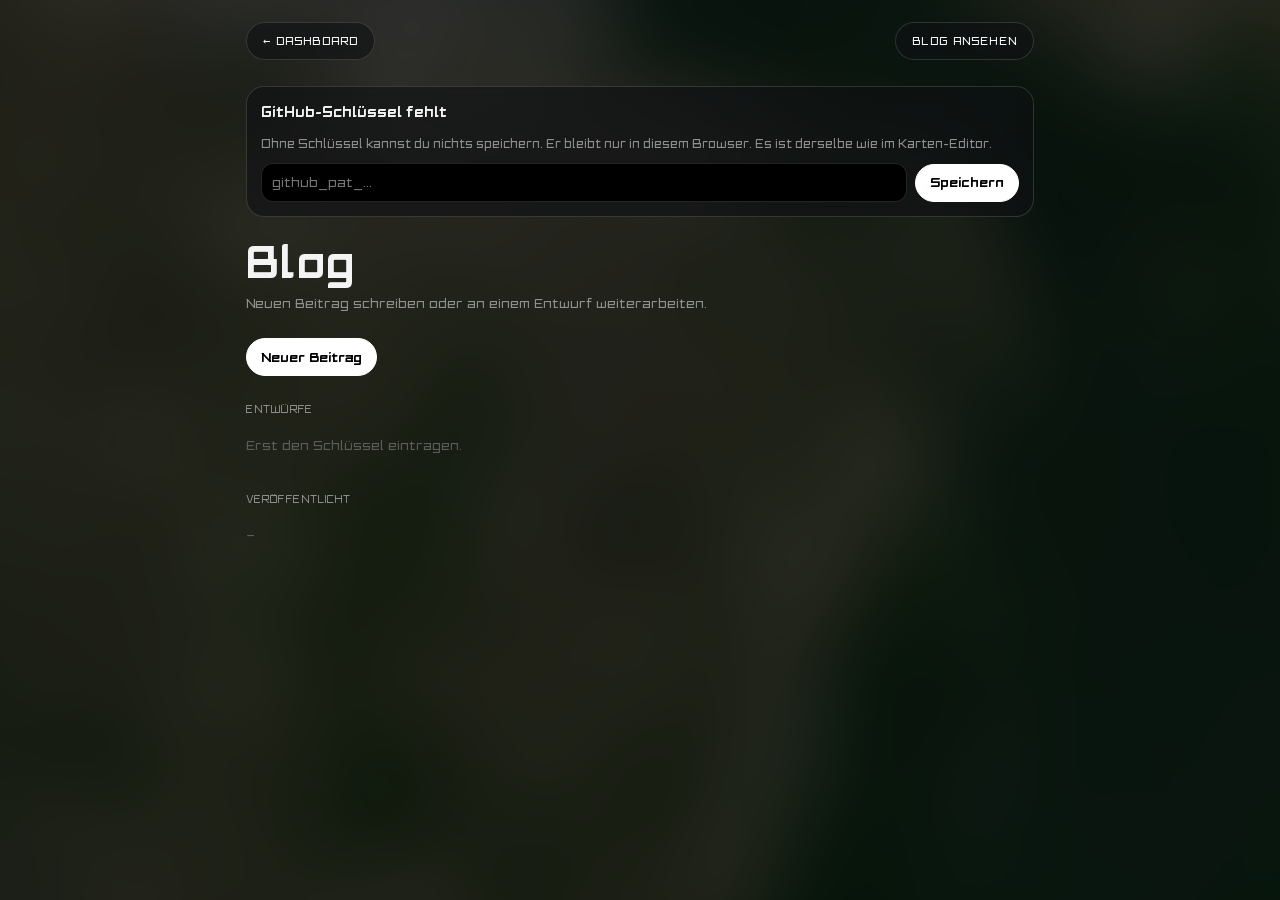
<file: blog-editor.html>
<!doctype html>
<html lang="de">
<head>
<meta charset="utf-8">
<meta name="viewport" content="width=device-width,initial-scale=1,viewport-fit=cover">
<meta name="robots" content="noindex">
<title>Blog schreiben · Plyus</title>
<link rel="icon" type="image/png" href="bild/favicon.png?v=3">
<link rel="stylesheet" href="style.css?v=202611271837">
<link rel="stylesheet" href="verwaltung.css?v=202611271837">
<style>
.status{font-family:var(--mono);font-size:11px;letter-spacing:.04em;color:var(--muted)}
.btn{display:inline-flex;align-items:center;justify-content:center;gap:6px;min-height:38px;padding:0 14px;font-weight:600;font-size:14px;border:1px solid var(--line-2)}
.btn:hover{border-color:var(--fg)}
.btn.volt{background:var(--volt);color:var(--ink);border-color:var(--volt)}
.btn.volt:hover{background:#d9dce1;border-color:#d9dce1}
.btn:disabled{opacity:.35;cursor:not-allowed}
.btn.sm{min-height:32px;font-size:13px;padding:0 10px}
.row{display:flex;gap:8px;flex-wrap:wrap;align-items:center}
.f{width:100%;background:var(--bg);border:1px solid var(--line-2);padding:8px 10px;font-size:14px}
.f:focus{border-color:var(--volt);outline:none}
.hint{font-size:13px;color:var(--muted)}
.toast{position:fixed;left:50%;bottom:calc(30px + env(safe-area-inset-bottom));transform:translate(-50%,20px);opacity:0;z-index:50;background:var(--fg);color:var(--bg);font-weight:600;font-size:14px;padding:10px 16px;transition:.2s;pointer-events:none;box-shadow:inset 3px 0 0 var(--volt);max-width:calc(100% - 32px)}
.toast.on{opacity:1;transform:translate(-50%,0)}
html,body{height:auto;overflow:auto}
body{min-height:100vh}
.be{width:min(820px,100%);margin:0 auto;padding:22px 16px 140px}
.be-top{display:flex;align-items:center;justify-content:space-between;gap:12px;margin-bottom:26px}
.be-top a{color:var(--muted);text-decoration:none;font-family:var(--mono);font-size:12px;letter-spacing:.1em;text-transform:uppercase}
.be h1{font-family:var(--korn);font-size:clamp(30px,6vw,46px);line-height:1;margin:0 0 6px}
.be .sub{color:var(--muted);font-size:14px;margin:0 0 24px}
.liste{display:grid;gap:10px;margin:0 0 30px}
.liste button.eintrag{display:flex;justify-content:space-between;align-items:baseline;gap:14px;text-align:left;width:100%;padding:14px 16px;border:1px solid var(--line-2);background:var(--surface);color:var(--fg);font-size:16px}
.liste button.eintrag:hover{border-color:var(--fg)}
.liste small{font-family:var(--mono);font-size:11px;color:var(--muted);white-space:nowrap}
.leer{color:var(--faint);font-size:14px;padding:6px 0}
.eyebrow{display:block;margin:26px 0 10px}
.titel{width:100%;font-family:var(--korn);font-size:clamp(26px,5vw,40px);line-height:1.1;padding:10px 0;border:0;border-bottom:1px solid var(--line-2);background:none;color:var(--fg);outline:none}
.titel:focus{border-color:var(--fg)}
.block{position:relative;margin-top:18px;padding:12px 12px 12px 14px;border-left:2px solid var(--line-2);background:var(--surface)}
.block:focus-within{border-left-color:var(--fg)}
.block .kopf{display:flex;justify-content:space-between;align-items:center;margin-bottom:8px;font-family:var(--mono);font-size:10px;letter-spacing:.12em;text-transform:uppercase;color:var(--muted)}
.block .kopf span button{width:34px;height:30px;border:1px solid var(--line-2);color:var(--fg);margin-left:4px;font-size:14px}
.block textarea,.block input[type=text],.block input[type=url]{width:100%;border:0;background:none;color:var(--fg);font:inherit;font-size:17px;line-height:1.6;outline:none;resize:none;padding:0}
.block.h textarea{font-family:var(--korn);font-size:26px;line-height:1.2}
.block .cap{margin-top:8px;font-size:14px;color:var(--muted);border-top:1px solid var(--line);padding-top:8px}
.block img,.block video{display:block;max-width:100%;max-height:420px;margin:0 auto 4px;background:#111}
.block .wahl{display:flex;flex-wrap:wrap;gap:8px;align-items:center}
.dazu{display:flex;flex-wrap:wrap;gap:8px;margin-top:22px}
.leiste{position:fixed;left:0;right:0;bottom:0;z-index:20;display:flex;flex-wrap:wrap;gap:8px;justify-content:center;align-items:center;padding:12px 12px calc(12px + env(safe-area-inset-bottom));background:rgba(0,0,0,.94);border-top:1px solid var(--line-2)}
.leiste .status{flex-basis:100%;text-align:center;margin:0 0 2px}
.btn.rot{border-color:#7a2530;color:#ff8f9a}
.schluessel{border:1px solid var(--line-2);padding:14px;margin-bottom:24px;display:grid;gap:10px}
[hidden]{display:none!important}
.cover{position:relative;display:grid;place-items:center;min-height:120px;margin:0 0 18px;border:1px dashed var(--line-2,#333);border-radius:16px;overflow:hidden;color:#8d8d8d;font-size:13px}
.cover.hat{border-style:solid;min-height:0}
.cover img{display:block;width:100%;aspect-ratio:16/9;object-fit:cover}
.cover-k{position:absolute;right:12px;bottom:12px;display:flex;gap:8px}
.cover:not(.hat) .cover-k{position:static;margin-top:10px}
.cover:not(.hat){grid-template-rows:auto auto;align-content:center;padding:20px}
.werkz{display:flex;flex-wrap:wrap;align-items:center;gap:6px;margin:4px 0 8px}
.werkz button{display:grid;place-items:center;min-width:30px;height:30px;padding:0 9px;border:1px solid var(--line-2,#333);background:none;color:#ddd;border-radius:8px;font:inherit;font-size:12px;cursor:pointer}
.werkz button:hover{border-color:#fff}
.werkz button i{display:block;width:14px;height:14px;border-radius:50%}
.werkz .hint{font-size:11px;color:#777;margin-left:4px}
/* ===== Glas-Stil wie Dashboard und Karte ===== */
body::before{content:"";position:fixed;inset:-40px;z-index:-1;background:#000 url(bild/ansicht/sat.jpg) center/cover;filter:blur(38px) saturate(1.2) brightness(.42);transform:scale(1.1)}
html{background:#000}
body{background:transparent!important}
.liste button.eintrag,.block,.schluessel{border:1px solid var(--rand)!important;border-radius:18px!important;background:var(--glas)!important;-webkit-backdrop-filter:blur(18px);backdrop-filter:blur(18px)}
.liste button.eintrag:hover{border-color:rgba(255,255,255,.3)!important}
.block{border-left:1px solid var(--rand)!important}
.block:focus-within{border-color:rgba(255,255,255,.4)!important}
.block .kopf span button,.werkz button{border-color:var(--rand)!important;border-radius:999px!important}
.block img,.block video{border-radius:12px!important}
.cover{border-color:var(--rand)!important;border-radius:var(--rund)!important;background:var(--glas)}
.leiste{left:max(12px,env(safe-area-inset-left));right:max(12px,env(safe-area-inset-right));bottom:max(12px,env(safe-area-inset-bottom));padding:12px;border:1px solid var(--rand)!important;border-radius:var(--rund)!important;background:var(--glas)!important;-webkit-backdrop-filter:blur(18px);backdrop-filter:blur(18px)}
.be-top a{display:inline-flex;align-items:center;min-height:38px;padding:0 16px;border:1px solid var(--rand);border-radius:999px!important;background:var(--glas);color:#fff}
.btn.rot{border-color:rgba(255,107,107,.35)!important;color:#ff8b98}
</style>
</head>
<body>
<div class="be">
  <div class="be-top"><a href="dashboard.html" id="back">← Dashboard</a><a href="blog.html" target="_blank" rel="noopener">Blog ansehen</a></div>

  <div class="schluessel" id="schl" hidden>
    <b>GitHub-Schlüssel fehlt</b>
    <span class="hint">Ohne Schlüssel kannst du nichts speichern. Er bleibt nur in diesem Browser. Es ist derselbe wie im Karten-Editor.</span>
    <div class="row"><input class="f" id="tok" type="password" placeholder="github_pat_…" autocomplete="off" style="flex:1"><button class="btn volt" id="tokOk">Speichern</button></div>
  </div>

  <!-- Übersicht -->
  <section id="vListe">
    <h1>Blog</h1>
    <p class="sub">Neuen Beitrag schreiben oder an einem Entwurf weiterarbeiten.</p>
    <button class="btn volt" id="neu">Neuer Beitrag</button>
    <span class="eyebrow">Entwürfe</span><div class="liste" id="lEntw"><div class="leer">Lädt …</div></div>
    <span class="eyebrow">Veröffentlicht</span><div class="liste" id="lPub"><div class="leer">Lädt …</div></div>
  </section>

  <!-- Schreiben -->
  <section id="vEdit" hidden>
    <div class="cover" id="cover"></div>
    <input class="titel" id="titel" placeholder="Titel des Beitrags" maxlength="140">
    <div id="bloecke"></div>
    <div class="dazu">
      <button class="btn sm" data-add="p">+ Text</button><button class="btn sm" data-add="h">+ Überschrift</button><button class="btn sm" data-add="img">+ Bild</button><button class="btn sm" data-add="vid">+ Video</button>
    </div>
    <p class="hint" style="margin-top:18px">Bilder werden beim Speichern verkleinert und hochgeladen. Videos am besten als Link einfügen (YouTube oder direkter Link zu einer MP4-Datei). Eigene Videodateien gehen bis 25 MB.</p>
  </section>
</div>

<div class="leiste" id="leiste" hidden>
  <div class="status" id="status"></div>
  <button class="btn" id="zurueck">Zum Dashboard</button>
  <button class="btn" id="kopieren">Text kopieren</button>
  <button class="btn" id="entwurf">Entwurf speichern</button>
  <button class="btn volt" id="pub">Veröffentlichen</button>
  <button class="btn rot" id="loeschen">Löschen</button>
</div>
<div class="toast" id="toast"></div>

<script>
const $ = id => document.getElementById(id);
const GH = {owner:"platano008", repo:"weltkarte", branch:"main"}, LS_TOKEN = "lage-gh-token";
const IDX = "blog/index.json", ENT = "blog/entwuerfe.json", MAX_VID = 25*1024*1024;
const esc = s => String(s == null ? "" : s).replace(/[&<>"']/g, c=>({"&":"&amp;","<":"&lt;",">":"&gt;",'"':"&quot;","'":"&#39;"}[c]));
const token = ()=>{ try{ return localStorage.getItem(LS_TOKEN); }catch(e){ return null; } };
let toastT; function toast(t){ const n = $("toast"); n.textContent = t; n.classList.add("on"); clearTimeout(toastT); toastT = setTimeout(()=>n.classList.remove("on"), 2600); }
function status(t){ $("status").textContent = t || ""; }

/* ---------- GitHub ---------- */
const apiOf = p => "https://api.github.com/repos/" + GH.owner + "/" + GH.repo + "/contents/" + p;
const hdr = ()=>({Authorization:"Bearer " + token(), Accept:"application/vnd.github+json"});
function b64ToText(b){ const bin = atob(b.replace(/\n/g,"")); return new TextDecoder().decode(Uint8Array.from(bin, c=>c.charCodeAt(0))); }
function bytesToB64(bytes){ let s = ""; for(let i=0;i<bytes.length;i+=0x8000) s += String.fromCharCode.apply(null, bytes.subarray(i, i+0x8000)); return btoa(s); }
const textToB64 = t => bytesToB64(new TextEncoder().encode(t));
async function ghGet(path){
  const r = await fetch(apiOf(path) + "?ref=" + GH.branch, {headers:hdr(), cache:"no-store"});
  if(r.status === 404) return {sha:null, text:null};
  if(!r.ok) throw {status:r.status};
  const j = await r.json();
  return {sha:j.sha, text: j.content ? b64ToText(j.content) : await (await fetch(j.download_url, {cache:"no-store"})).text()};
}
async function ghPut(path, b64, sha, msg){
  const body = {message:msg, content:b64, branch:GH.branch}; if(sha) body.sha = sha;
  const r = await fetch(apiOf(path), {method:"PUT", headers:Object.assign({"Content-Type":"application/json"}, hdr()), body:JSON.stringify(body)});
  if(!r.ok) throw {status:r.status};
  return (await r.json()).content.sha;
}
async function ghDel(path, sha, msg){
  const r = await fetch(apiOf(path), {method:"DELETE", headers:Object.assign({"Content-Type":"application/json"}, hdr()), body:JSON.stringify({message:msg, sha, branch:GH.branch})});
  if(!r.ok && r.status !== 404) throw {status:r.status};
}
/* Liste lesen, ändern, schreiben; bei gleichzeitiger Änderung einmal neu versuchen */
async function listeAendern(path, fn, msg){
  for(let v=0; v<2; v++){
    const r = await ghGet(path); const d = r.text ? JSON.parse(r.text) : {beitraege:[]}; d.beitraege = fn(d.beitraege || []);
    try{ await ghPut(path, textToB64(JSON.stringify(d, null, 1) + "\n"), r.sha, msg); return; }catch(e){ if(v || (e.status !== 409 && e.status !== 422)) throw e; }
  }
}
function fehler(e){ return e && e.status === 401 ? "Schlüssel ungültig oder abgelaufen." : e && (e.status === 403 || e.status === 404) ? "Schlüssel hat keinen Schreibzugriff." : "Hat nicht geklappt. Internet prüfen und noch einmal versuchen."; }

/* ---------- Übersicht ---------- */
async function ladeListe(){
  $("schl").hidden = !!token();
  const zeig = (ziel, arr, leer)=>{ const n = $(ziel); n.innerHTML = arr.length ? "" : '<div class="leer">' + leer + "</div>";
    arr.forEach(b=>{ const k = document.createElement("button"); k.className = "eintrag"; k.innerHTML = "<span>" + esc(b.titel || "Ohne Titel") + "</span><small>" + esc((b.datum || "").slice(0,10).split("-").reverse().join(".")) + "</small>"; k.onclick = ()=>oeffnen(b.id); n.appendChild(k); }); };
  if(!token()){ zeig("lEntw", [], "Erst den Schlüssel eintragen."); zeig("lPub", [], "–"); return; }
  try{
    const [e, p] = await Promise.all([ghGet(ENT), ghGet(IDX)]);
    zeig("lEntw", e.text ? JSON.parse(e.text).beitraege || [] : [], "Keine Entwürfe.");
    zeig("lPub", p.text ? JSON.parse(p.text).beitraege || [] : [], "Noch nichts veröffentlicht.");
  }catch(err){ zeig("lEntw", [], fehler(err)); zeig("lPub", [], "–"); }
}
$("tokOk").onclick = ()=>{ const v = $("tok").value.trim(); if(!v) return; try{ localStorage.setItem(LS_TOKEN, v); }catch(e){} $("tok").value = ""; ladeListe(); toast("Schlüssel gespeichert"); };

/* ---------- Schreiben ---------- */
let B = null, dirty = false;      // aktueller Beitrag
const neuId = ()=>{ const d = new Date(), p = n=>String(n).padStart(2,"0"); return d.getFullYear() + "-" + p(d.getMonth()+1) + "-" + p(d.getDate()) + "-" + p(d.getHours()) + p(d.getMinutes()) + p(d.getSeconds()); };
function zeigeEdit(an){ $("vListe").hidden = an; $("vEdit").hidden = !an; $("leiste").hidden = !an; if(!an){ B = null; ladeListe(); } scrollTo(0,0); }
function neu(){ B = {id:neuId(), titel:"", status:"neu", datum:"", bloecke:[{t:"p", x:""}]}; dirty = false; male(); zeigeEdit(true); status("Neuer Beitrag, noch nicht gespeichert"); }
async function oeffnen(id){
  status("Lädt …"); zeigeEdit(true); $("bloecke").innerHTML = ""; $("titel").value = "";
  try{ const r = await ghGet("blog/b/" + id + ".json"); if(!r.text) throw {}; B = JSON.parse(r.text); B._sha = r.sha; dirty = false; male(); status(B.status === "veroeffentlicht" ? "Veröffentlicht" : "Entwurf"); }
  catch(e){ toast("Beitrag konnte nicht geladen werden"); zeigeEdit(false); }
}
function wachse(t){ t.style.height = "auto"; t.style.height = (t.scrollHeight + 2) + "px"; }
function male(){
  coverMalen();
  $("titel").value = B.titel || ""; const box = $("bloecke"); box.innerHTML = "";
  B.bloecke.forEach((b, i)=>{
    const n = document.createElement("div"); n.className = "block " + b.t;
    const name = {p:"Text", h:"Überschrift", img:"Bild", vid:"Video"}[b.t];
    n.innerHTML = '<div class="kopf"><b>' + name + '</b><span><button data-a="hoch" aria-label="Nach oben">↑</button><button data-a="runter" aria-label="Nach unten">↓</button><button data-a="weg" aria-label="Entfernen">✕</button></span></div>';
    if(b.t === "p" || b.t === "h"){ n.appendChild(werkzeug(b)); const t = document.createElement("textarea"); t.rows = 1; t.value = b.x || ""; t.placeholder = b.t === "h" ? "Überschrift" : "Text schreiben …"; t.oninput = ()=>{ b.x = t.value; dirty = true; wachse(t); }; n.appendChild(t); setTimeout(()=>wachse(t), 0); }
    if(b.t === "img"){
      if(b.src || b._data){ const im = document.createElement("img"); im.src = b._data || b.src; im.alt = ""; n.appendChild(im); }
      const w = document.createElement("div"); w.className = "wahl"; w.innerHTML = '<label class="btn sm">' + (b.src || b._data ? "Anderes Bild" : "Bild auswählen") + '<input type="file" accept="image/*" hidden></label>'; n.appendChild(w);
      w.querySelector("input").onchange = async e=>{ const f = e.target.files[0]; if(!f) return; try{ b._data = await verkleinere(f); b.src = ""; dirty = true; male(); }catch(_){ toast("Bild konnte nicht gelesen werden"); } };
    }
    if(b.t === "vid"){
      if(b._url || b.src){ const y = youtube(b.src); if(y){ const d = document.createElement("div"); d.className = "hint"; d.textContent = "YouTube-Video: " + b.src; n.appendChild(d); } else { const v = document.createElement("video"); v.controls = true; v.playsInline = true; v.src = b._url || b.src; n.appendChild(v); } }
      const w = document.createElement("div"); w.className = "wahl"; w.innerHTML = '<input type="url" placeholder="Link einfügen (YouTube oder MP4)" style="flex:1;min-width:200px;border-bottom:1px solid var(--line-2);padding:6px 0"><label class="btn sm">Datei<input type="file" accept="video/mp4,video/webm,video/quicktime" hidden></label>'; n.appendChild(w);
      const u = w.querySelector("input[type=url]"); u.value = b._file ? "" : (b.src || ""); u.onchange = ()=>{ b.src = u.value.trim(); b._file = null; b._url = null; dirty = true; male(); };
      w.querySelector("input[type=file]").onchange = e=>{ const f = e.target.files[0]; if(!f) return; if(f.size > MAX_VID){ toast("Video ist größer als 25 MB. Bitte als Link einfügen."); return; } b._file = f; b._url = URL.createObjectURL(f); b.src = ""; dirty = true; male(); };
    }
    if(b.t === "img" || b.t === "vid"){ const c = document.createElement("input"); c.type = "text"; c.className = "cap"; c.placeholder = "Bildunterschrift (optional)"; c.value = b.cap || ""; c.oninput = ()=>{ b.cap = c.value; dirty = true; }; n.appendChild(c); }
    n.querySelector(".kopf span").onclick = e=>{ const a = e.target.dataset.a; if(!a) return; const L = B.bloecke;
      if(a === "weg") L.splice(i, 1); if(a === "hoch" && i > 0) [L[i-1], L[i]] = [L[i], L[i-1]]; if(a === "runter" && i < L.length-1) [L[i+1], L[i]] = [L[i], L[i+1]]; dirty = true; male(); };
    box.appendChild(n);
  });
}

/* Coverbild über dem Titel */
function coverMalen(){
  const c = $("cover"), src = B._coverData || B.cover;
  c.innerHTML = (src ? '<img src="' + esc(src) + '" alt="">' : '<span>Noch kein Coverbild</span>') +
    '<div class="cover-k"><label class="btn sm">' + (src ? "Cover ändern" : "Coverbild hinzufügen") + '<input type="file" accept="image/*" hidden></label>' + (src ? '<button class="btn sm" data-weg>Entfernen</button>' : "") + '</div>';
  c.classList.toggle("hat", !!src);
  c.querySelector("input").onchange = async e=>{ const f = e.target.files[0]; if(!f) return; try{ B._coverData = await verkleinere(f); dirty = true; coverMalen(); }catch(_){ toast("Bild konnte nicht gelesen werden"); } };
  const w = c.querySelector("[data-weg]"); if(w) w.onclick = ()=>{ delete B._coverData; B.cover = ""; dirty = true; coverMalen(); };
}
/* Textformat: markierten Text einfärben oder verlinken. Gespeichert als {rot}…{/rot} bzw. [Text](https://…) */
function werkzeug(b){
  const w = document.createElement("div"); w.className = "werkz";
  w.innerHTML = '<button data-f="rot" title="Rot"><i style="background:#ff3b55"></i></button><button data-f="blau" title="Blau"><i style="background:#4aa3ff"></i></button><button data-f="gelb" title="Gelb"><i style="background:#ffd400"></i></button><button data-f="grau" title="Grau"><i style="background:#9a9a9a"></i></button><button data-f="link" title="Link">Link</button><button data-f="ohne" title="Format entfernen">Ohne</button><span class="hint">Text markieren, dann Farbe oder Link wählen</span>';
  w.onmousedown = e=>e.preventDefault();       // Markierung im Textfeld behalten
  w.onclick = e=>{
    const k = e.target.closest("[data-f]"); if(!k) return; const t = w.nextElementSibling; if(!t || t.tagName !== "TEXTAREA") return;
    const a = t.selectionStart, z = t.selectionEnd, sel = t.value.slice(a, z), f = k.dataset.f;
    if(f !== "ohne" && a === z){ toast("Erst Text markieren"); t.focus(); return; }
    let neu;
    if(f === "link"){ let u = prompt("Link-Adresse (https://…)", "https://"); if(!u) return; u = u.trim(); if(!/^https?:\/\//i.test(u)) u = "https://" + u.replace(/^\/+/, ""); neu = "[" + sel.replace(/[\[\]]/g, "") + "](" + u.replace(/[\s)]/g, "") + ")"; }
    else if(f === "ohne"){ const von = a === z ? 0 : a, bis = a === z ? t.value.length : z; const teil = t.value.slice(von, bis).replace(/\{\/?(rot|blau|grau|gelb)\}/g, "").replace(/\[([^\]\n]+)\]\((https?:\/\/[^\s)]+)\)/g, "$1");
      t.value = t.value.slice(0, von) + teil + t.value.slice(bis); b.x = t.value; dirty = true; wachse(t); t.focus(); return; }
    else neu = "{" + f + "}" + sel + "{/" + f + "}";
    t.value = t.value.slice(0, a) + neu + t.value.slice(z); b.x = t.value; dirty = true; wachse(t); t.focus(); t.setSelectionRange(a, a + neu.length);
  };
  return w;
}
$("titel").oninput = ()=>{ B.titel = $("titel").value; dirty = true; };
document.querySelectorAll("[data-add]").forEach(k=>k.onclick = ()=>{ B.bloecke.push({t:k.dataset.add, x:""}); dirty = true; male(); const t = $("bloecke").lastChild.querySelector("textarea"); if(t) t.focus(); else $("bloecke").lastChild.scrollIntoView({block:"center"}); });
function youtube(u){ const m = /(?:youtube\.com\/(?:watch\?v=|shorts\/|embed\/)|youtu\.be\/)([\w-]{6,})/.exec(u || ""); return m ? m[1] : null; }
function verkleinere(file){ return new Promise((ok, no)=>{ const im = new Image(), url = URL.createObjectURL(file); im.onload = ()=>{ const k = Math.min(1, 1800/Math.max(im.width, im.height)), c = document.createElement("canvas"); c.width = Math.round(im.width*k); c.height = Math.round(im.height*k); c.getContext("2d").drawImage(im, 0, 0, c.width, c.height); URL.revokeObjectURL(url); ok(c.toDataURL("image/jpeg", 0.86)); }; im.onerror = no; im.src = url; }); }
function klartext(){ return [B.titel].concat(B.bloecke.filter(b=>b.t === "p" || b.t === "h").map(b=>(b.x || "").trim()).filter(Boolean)).join("\n\n"); }
$("kopieren").onclick = async ()=>{ const t = klartext(); try{ await navigator.clipboard.writeText(t); toast("Text kopiert"); }catch(e){ const a = document.createElement("textarea"); a.value = t; document.body.appendChild(a); a.select(); try{ document.execCommand("copy"); toast("Text kopiert"); }catch(_){ toast("Kopieren nicht möglich"); } a.remove(); } };

async function speichern(ziel){
  if(!token()){ toast("Erst den GitHub-Schlüssel eintragen"); return; }
  if(!(B.titel || "").trim()){ toast("Bitte einen Titel eingeben"); $("titel").focus(); return; }
  const knoepfe = ["entwurf","pub","loeschen","zurueck"]; knoepfe.forEach(k=>$(k).disabled = true);
  try{
    /* 1. Medien hochladen */
    if(B._coverData){ status("Lädt Coverbild hoch …"); const pfad = "blog/medien/" + B.id + "-cover-" + Date.now().toString(36) + ".jpg"; await ghPut(pfad, B._coverData.split(",")[1], null, "Blog: Cover"); B.cover = pfad; delete B._coverData; }
    let n = 0; const med = B.bloecke.filter(b=>b._data || b._file);
    for(const b of med){ n++; status("Lädt Medien hoch … " + n + " von " + med.length);
      if(b._data){ const pfad = "blog/medien/" + B.id + "-" + Date.now().toString(36) + n + ".jpg"; await ghPut(pfad, b._data.split(",")[1], null, "Blog: Bild"); b.src = pfad; delete b._data; }
      else { const ext = (b._file.name.split(".").pop() || "mp4").toLowerCase().replace(/[^a-z0-9]/g,"") || "mp4", pfad = "blog/medien/" + B.id + "-" + Date.now().toString(36) + n + "." + ext;
        await ghPut(pfad, bytesToB64(new Uint8Array(await b._file.arrayBuffer())), null, "Blog: Video"); b.src = pfad; b._file = null; b._url = null; } }
    /* 2. Beitrag schreiben */
    status("Speichert …");
    const war = B.status; B.status = ziel; if(ziel === "veroeffentlicht" && (!B.datum || war !== "veroeffentlicht")) B.datum = new Date().toISOString(); if(!B.datum) B.datum = new Date().toISOString();
    const sauber = {id:B.id, titel:B.titel.trim(), status:B.status, datum:B.datum, cover:B.cover || "", bloecke:B.bloecke.filter(b=>b.t === "p" || b.t === "h" ? (b.x || "").trim() : b.src).map(b=>{ const o = {t:b.t}; if(b.x) o.x = b.x; if(b.src) o.src = b.src; if(b.cap) o.cap = b.cap; return o; })};
    const pfad = "blog/b/" + B.id + ".json"; let sha = B._sha;
    try{ B._sha = await ghPut(pfad, textToB64(JSON.stringify(sauber, null, 1) + "\n"), sha, "Blog: " + sauber.titel); }
    catch(e){ if(e.status === 409 || e.status === 422){ const r = await ghGet(pfad); B._sha = await ghPut(pfad, textToB64(JSON.stringify(sauber, null, 1) + "\n"), r.sha, "Blog: " + sauber.titel); } else throw e; }
    /* 3. Listen nachführen */
    const erster = sauber.bloecke.find(b=>b.t === "p"), bild = sauber.bloecke.find(b=>b.t === "img");
    const karte = {id:B.id, titel:sauber.titel, datum:B.datum, kurz: erster ? erster.x.replace(/\{\/?(rot|blau|grau|gelb)\}/g, "").replace(/\[([^\]\n]+)\]\((https?:\/\/[^\s)]+)\)/g, "$1").trim().replace(/\s+/g," ").slice(0, 200) : "", bild: B.cover || (bild ? bild.src : ""), cover: B.cover || ""};
    const rein = L=>[karte].concat(L.filter(x=>x.id !== B.id)).sort((a,b)=>(b.datum || "").localeCompare(a.datum || "")), raus = L=>L.filter(x=>x.id !== B.id);
    await listeAendern(ENT, ziel === "entwurf" ? rein : raus, "Blog: Entwürfe");
    if(ziel === "veroeffentlicht" || war === "veroeffentlicht") await listeAendern(IDX, ziel === "veroeffentlicht" ? rein : raus, "Blog: Übersicht");
    dirty = false; male();
    status(ziel === "veroeffentlicht" ? "Veröffentlicht. In etwa einer Minute auf der Seite sichtbar." : "Entwurf gespeichert");
    toast(ziel === "veroeffentlicht" ? "Veröffentlicht" : "Entwurf gespeichert");
  }catch(e){ status(fehler(e)); toast("Speichern fehlgeschlagen"); }
  knoepfe.forEach(k=>$(k).disabled = false);
}
$("entwurf").onclick = ()=>speichern("entwurf");
$("pub").onclick = ()=>speichern("veroeffentlicht");
$("neu").onclick = neu;
$("zurueck").onclick = ()=>{ if(dirty && !confirm("Ungespeicherte Änderungen verwerfen?")) return; dirty = false; location.href = "dashboard.html"; };
$("loeschen").onclick = async ()=>{
  if(!confirm("Diesen Beitrag wirklich löschen?")) return;
  if(B.status === "neu"){ zeigeEdit(false); return; }
  try{ status("Löscht …"); const r = await ghGet("blog/b/" + B.id + ".json"); if(r.sha) await ghDel("blog/b/" + B.id + ".json", r.sha, "Blog: gelöscht");
    const raus = L=>L.filter(x=>x.id !== B.id); await listeAendern(ENT, raus, "Blog: Entwürfe"); await listeAendern(IDX, raus, "Blog: Übersicht"); toast("Gelöscht"); zeigeEdit(false); }
  catch(e){ status(fehler(e)); }
};
addEventListener("beforeunload", e=>{ if(dirty){ e.preventDefault(); e.returnValue = ""; } });
document.getElementById("back").onclick = e=>{ if(!document.getElementById("vEdit").hidden){ e.preventDefault(); document.getElementById("zurueck").click(); } };
ladeListe();
const bId = /^#b=([\w-]+)$/.exec(location.hash);      // vom Dashboard: #neu = neuer Beitrag, #b=<id> = Beitrag öffnen
if(location.hash === "#neu") neu(); else if(bId) oeffnen(bId[1]);
</script>
</body>
</html>
</file>
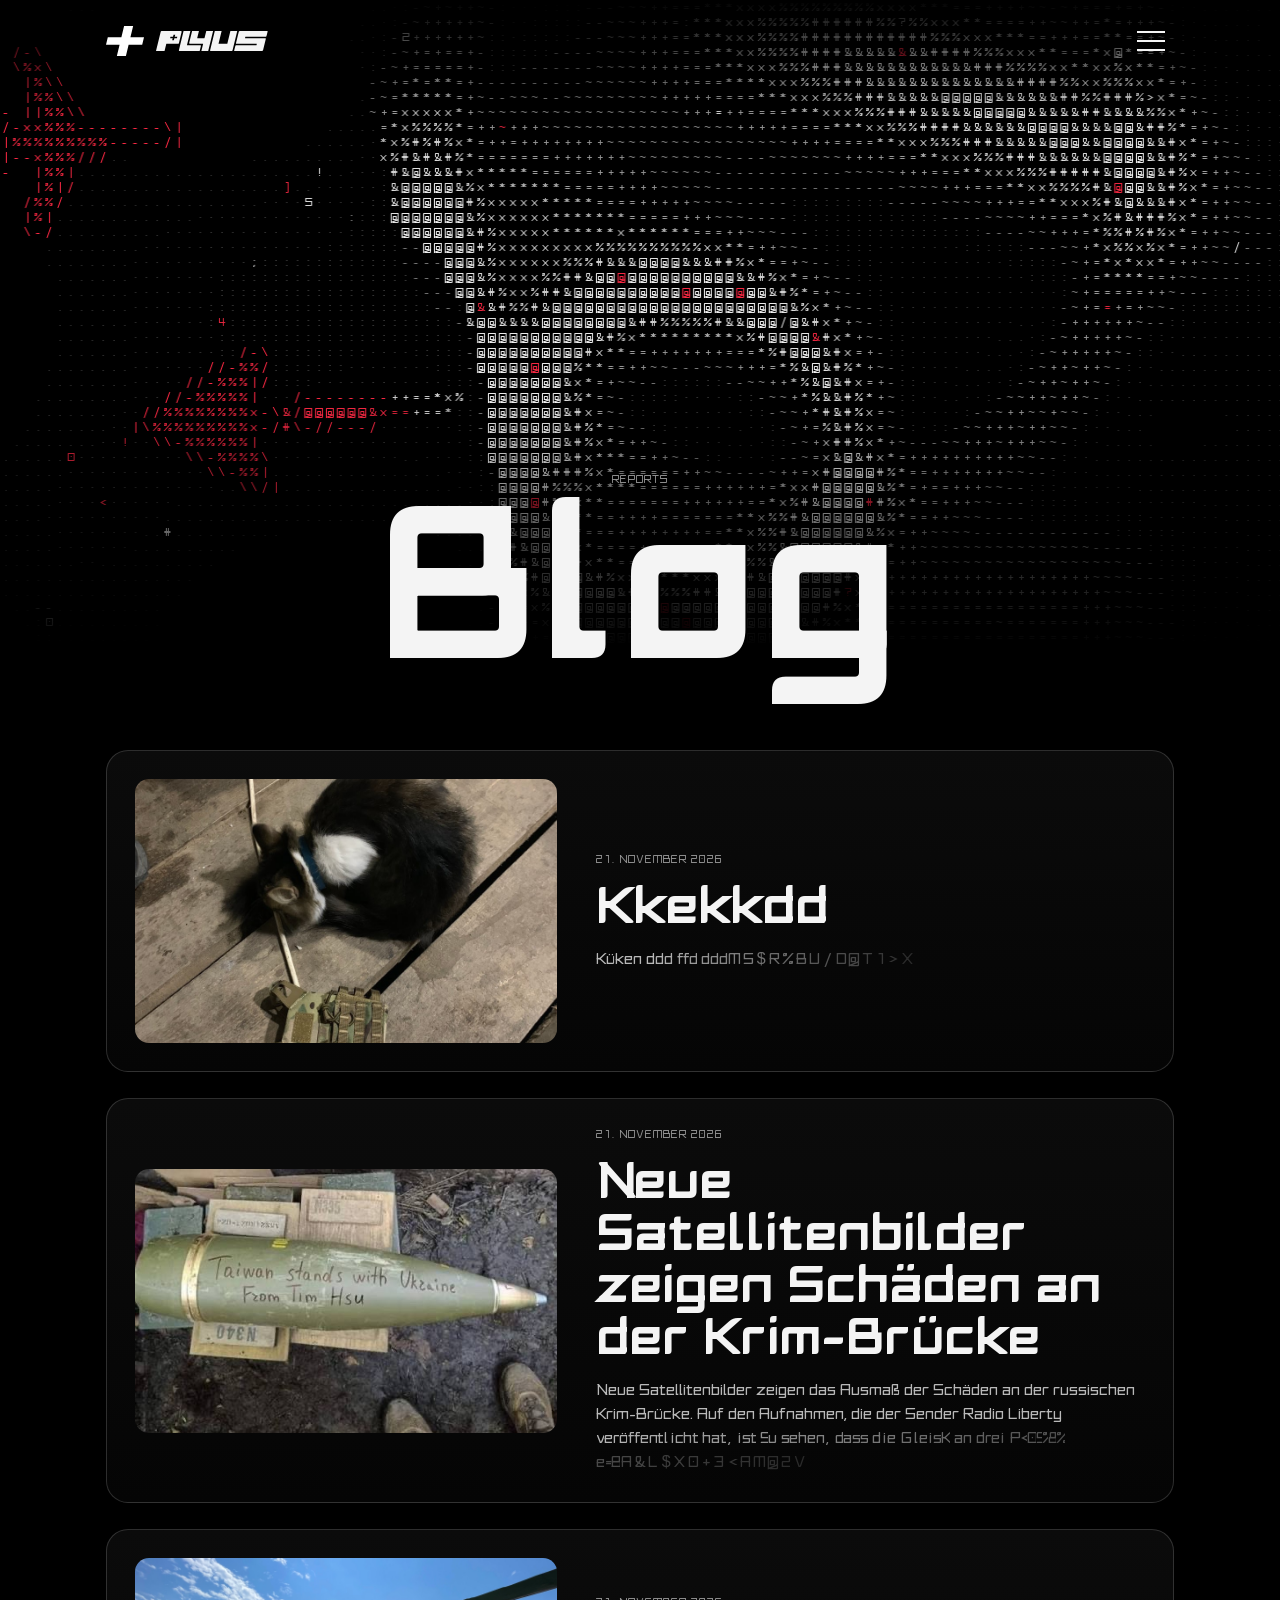
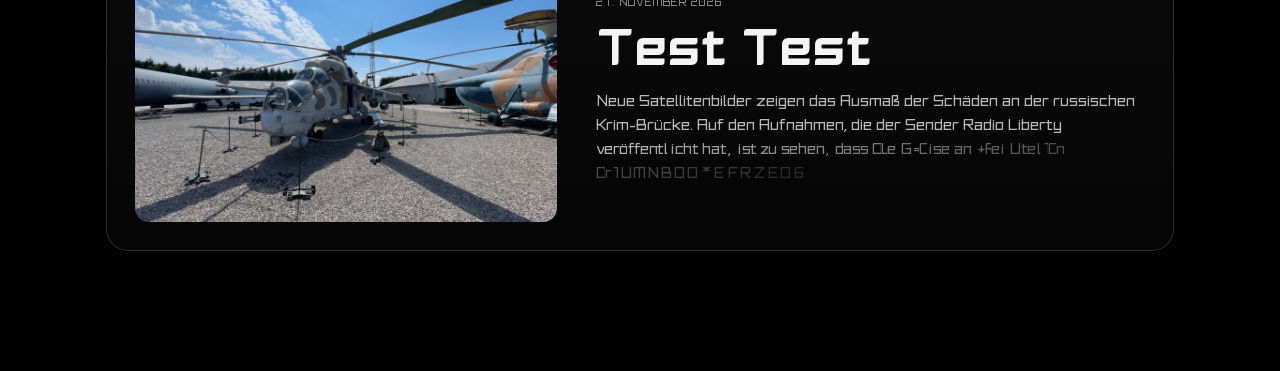
<file: blog.html>
<!doctype html>
<html lang="de">
<head>
<meta charset="utf-8">
<meta name="viewport" content="width=device-width,initial-scale=1,viewport-fit=cover">
<meta name="theme-color" content="#000000">
<title>Blog · Plyus</title>
<meta name="description" content="Berichte und Einordnungen zur Lage an der Front.">
<link rel="icon" type="image/png" href="bild/favicon.png?v=3">
<link rel="apple-touch-icon" href="bild/icon-180.png?v=3">
<link rel="stylesheet" href="style.css?v=202611271837">
<style>
html,body{height:auto;overflow:auto;overflow-x:hidden;background:#000}
.kopf{display:flex;justify-content:space-between;align-items:center;width:min(1100px,100%);margin:0 auto;padding:max(18px,env(safe-area-inset-top)) 16px 0}
.kopf img{height:30px;width:auto;display:block}
.kopf nav a{margin-left:20px;color:var(--muted);text-decoration:none;font-family:var(--mono);font-size:12px;letter-spacing:.1em;text-transform:uppercase}
.kopf nav a:hover{color:var(--fg)}
main{width:min(1100px,100%);margin:0 auto;padding:clamp(40px,8vw,90px) 16px 120px}
.gross{font-family:var(--korn);font-size:clamp(54px,12vw,150px);line-height:.9;margin:0 0 clamp(30px,6vw,70px)}
.eyebrow{display:block;margin-bottom:12px}
.posts{display:grid;gap:clamp(34px,6vw,70px)}
.post{display:grid;grid-template-columns:minmax(0,1fr) minmax(0,1.3fr);gap:clamp(16px,3vw,40px);align-items:center;color:inherit;text-decoration:none;padding:clamp(16px,2.4vw,28px);border:1px solid rgba(255,255,255,.16);border-radius:22px!important;background:linear-gradient(180deg,#0b0b0b,#050505);transition:border-color .35s,transform .35s cubic-bezier(.2,.7,.2,1)}
.post:hover{border-color:rgba(255,255,255,.5);transform:translateY(-3px)}
.post .b{border-radius:14px!important}
.posts{gap:clamp(16px,2.4vw,26px)!important}
.post.ohne{grid-template-columns:1fr}
.post .b{aspect-ratio:16/10;background:#101010 center/cover no-repeat}
.post h2{font-family:var(--korn);font-size:clamp(26px,4.2vw,52px);line-height:1;margin:0 0 14px}
.post p{margin:0;color:#b9b9b9;font-size:16px;max-width:34em}
.post:hover h2{text-decoration:underline;text-underline-offset:6px;text-decoration-thickness:2px}
.leer{color:var(--muted);font-size:17px}
article{width:min(760px,100%);margin:0 auto}
article h1{font-family:var(--korn);font-size:clamp(36px,7vw,84px);line-height:.96;margin:0 0 clamp(26px,5vw,50px)}
article h2{font-family:var(--korn);font-size:clamp(24px,3.6vw,38px);line-height:1.1;margin:1.7em 0 .5em}
article p{font-size:clamp(17px,1.5vw,19px);line-height:1.7;color:#dcdcdc;margin:0 0 1.1em;overflow-wrap:anywhere}
article figure{margin:2em calc(50% - min(50vw,470px));}
article figure img,article figure video,article figure iframe{display:block;width:100%;height:auto;background:#101010;border:0}
article figure iframe{aspect-ratio:16/9}
article figcaption{margin:10px 16px 0;font-family:var(--mono);font-size:12px;color:var(--muted);text-align:center}
.zur{display:inline-block;margin-bottom:34px;color:var(--muted);text-decoration:none;font-family:var(--mono);font-size:12px;letter-spacing:.1em;text-transform:uppercase}
.zur:hover{color:var(--fg)}
@media (max-width:640px){.post{grid-template-columns:1fr}}
.ascii{position:relative;margin:calc(-1*clamp(40px,8vw,90px) - 64px) calc(50% - 50vw) clamp(60px,8vw,110px);height:clamp(400px,72vh,720px)}
.ascii .cv{position:absolute;inset:0;overflow:hidden}
.ascii canvas{position:absolute;inset:0;width:100%;height:100%;display:block}
.ascii .ttl{position:absolute;left:0;right:0;bottom:0;transform:translateY(16%);z-index:2;pointer-events:none;text-align:center}
.ascii .ttl .eyebrow{margin-bottom:6px}
.ascii .gross{margin:0;font-size:clamp(76px,17vw,220px);line-height:.86;text-shadow:0 0 40px rgba(0,0,0,.8)}
.ascii .cv::after{content:"";position:absolute;inset:0;background:linear-gradient(180deg,#000 0,transparent 18%,transparent 62%,#000 100%);pointer-events:none}
.kopf{position:relative;z-index:5}
.kopf .logo{display:flex;align-items:center;gap:12px;text-decoration:none;color:var(--fg)}
.kopf .logo img{height:30px}
.kopf .szug-k{display:block;height:20px;width:auto}
.burger{width:46px;height:46px;display:grid;align-content:center;gap:7px;padding:0 9px;border:0;background:none;cursor:pointer}
.burger i{display:block;height:2px;background:var(--fg)}
@keyframes fadeIn{from{opacity:0}to{opacity:1}}
@keyframes rise{from{opacity:0;transform:translateY(24px)}}
.menu{position:fixed;inset:0;z-index:60;background:#000;overflow-y:auto;animation:fadeIn .25s both}
.menu-x{border:0;background:none;color:var(--fg);position:fixed;z-index:61;right:max(16px,calc((100vw - 1200px)/2 + 16px));top:max(18px,env(safe-area-inset-top));width:46px;height:46px;display:grid;place-items:center;cursor:pointer}
.menu-x svg{width:28px;height:28px;stroke:currentColor;stroke-width:2.3;stroke-linecap:butt;fill:none;overflow:visible}
.menu-logo{display:flex;flex-direction:column;align-items:center;gap:22px;padding:clamp(40px,8vh,80px) 16px 60px;animation:rise .6s .3s cubic-bezier(.2,.7,.2,1) both}
.menu-heim{display:block;color:var(--fg);transition:opacity .2s}
.menu-heim:hover{opacity:.75}
.menu-klein{display:flex;gap:22px;margin:0;font-family:var(--mono);font-size:11px;letter-spacing:.12em;text-transform:uppercase}
.menu-klein a{color:var(--faint);text-decoration:none}
.menu-klein a:hover{color:var(--fg)}
.menu-logo .szug-k{height:clamp(22px,3vw,32px);width:auto}
.menu:not([hidden]){display:flex;flex-direction:column}
.menu-logo{padding:clamp(22px,4.5vh,56px) 16px calc(30px + env(safe-area-inset-bottom))!important}
/* Menü als Boxen nebeneinander, jede mit Symbol */
.menu nav{width:min(1200px,100%);margin:0 auto;padding:max(86px,12vh) max(16px,env(safe-area-inset-left)) 0;display:grid;grid-template-columns:repeat(3,minmax(0,1fr));gap:12px}
.menu nav > *{position:relative;display:flex;flex-direction:column;align-items:flex-start;gap:16px;min-height:clamp(118px,15vh,150px);padding:18px 20px;border:1px solid rgba(255,255,255,.28);border-radius:22px!important;color:var(--fg);text-decoration:none;transition:border-color .25s,background .25s,transform .25s;animation:rise .5s cubic-bezier(.2,.7,.2,1) both}
.menu nav > *:nth-child(2){animation-delay:.03s}.menu nav > *:nth-child(3){animation-delay:.06s}.menu nav > *:nth-child(4){animation-delay:.09s}.menu nav > *:nth-child(5){animation-delay:.12s}.menu nav > *:nth-child(6){animation-delay:.15s}.menu nav > *:nth-child(7){animation-delay:.18s}.menu nav > *:nth-child(8){animation-delay:.21s}.menu nav > *:nth-child(9){animation-delay:.24s}
.menu nav a:hover{border-color:#fff;background:rgba(255,255,255,.06);transform:translateY(-2px)}
.menu nav svg{width:30px;height:30px;fill:none;stroke:currentColor;stroke-width:1.7;stroke-linecap:round;stroke-linejoin:round}
.menu nav svg.f{fill:currentColor;stroke:none}
.menu nav b{margin-top:auto;font-family:var(--korn);font-weight:400;font-size:clamp(22px,2.4vw,30px);line-height:1}
.menu nav em{position:absolute;top:20px;right:20px;font-family:var(--mono);font-style:normal;font-size:10.5px;letter-spacing:.12em;text-transform:uppercase;color:var(--faint)}
.menu nav .aus{color:#6f6f6f;border-style:dashed}
@media (max-width:720px){.menu nav{grid-template-columns:repeat(2,minmax(0,1fr));gap:10px}.menu nav > *{min-height:104px;padding:14px 16px}.menu nav em{top:15px;right:14px;font-size:9.5px}.menu nav b{font-size:clamp(18px,5vw,22px)}}
.sprachwahl{position:fixed;z-index:61;left:max(16px,calc((100vw - 1200px)/2 + 16px));top:max(22px,env(safe-area-inset-top));display:flex;padding:3px;border:1px solid rgba(255,255,255,.18);border-radius:999px!important;background:rgba(255,255,255,.04)}
.sprachwahl button{border:0;background:none;color:#8d8d8d;font-family:var(--mono);font-size:12px;letter-spacing:.14em;padding:9px 14px;border-radius:999px!important;cursor:pointer;transition:background .3s,color .3s}
.sprachwahl button.an{background:#fff;color:#000}
.sprachwahl button:not(.an):hover{color:#fff}
.f-rot{color:#ff3b55}.f-blau{color:#4aa3ff}.f-grau{color:#9a9a9a}.f-gelb{color:#ffd400}
article p a,article h2 a{color:#fff;text-decoration:underline;text-decoration-color:#ff3b55;text-underline-offset:4px;text-decoration-thickness:2px}
article p a:hover{color:#ff3b55}
article figure.cover{margin:0 calc(50% - min(50vw,470px)) clamp(26px,5vw,50px)}
article figure.cover img{border-radius:18px!important;aspect-ratio:16/9;object-fit:cover}
.post p.flimmer{overflow-wrap:normal}
.flimmer .fz{display:inline-block;text-align:center;overflow:hidden;vertical-align:bottom;white-space:pre}
</style>
<script src="lang.js?v=202611271837" defer></script>
</head>
<body>
<script>(function(){ try{ const c = navigator.hardwareConcurrency || 8, m = navigator.deviceMemory || 8; if(c <= 4 || m <= 4 || matchMedia("(hover:none),(pointer:coarse)").matches) document.documentElement.classList.add("lite"); }catch(e){} })();</script>
<header class="kopf"><a class="logo" href="./" aria-label="Plyus"><img src="bild/logo.svg?v=3" alt=""><svg class="szug-k" viewBox="0 0 558.8 100" fill="currentColor" fill-rule="evenodd" aria-hidden="true"><g transform="matrix(1.22 0 -0.244 1 24.4 0)"><path d="M0.0 2.2Q0.0 0.0 2.2 0.0L81.8 0.0Q86.0 0.0 86.0 4.2L86.0 60.7Q86.0 64.3 82.4 64.3L35.4 64.3Q35.0 64.3 35.0 64.8L35.0 100.0L0.0 100.0ZM55.5 18.2L62.5 18.2L62.5 28.7L73.0 28.7L73.0 35.7L62.5 35.7L62.5 46.2L55.5 46.2L55.5 35.7L45.0 35.7L45.0 28.7L55.5 28.7Z"/><path d="M93.0 0.0L121.0 0.0L121.0 70.9Q121.0 71.3 121.4 71.3L177.2 71.3Q179.0 71.3 179.0 73.2L179.0 100.0L97.2 100.0Q93.0 100.0 93.0 95.8Z"/><path d="M128.0 0.0L156.0 0.0L156.0 35.3Q156.0 36.0 156.7 36.0L185.3 36.0Q186.0 36.0 186.0 35.3L186.0 0.0L214.0 0.0L214.0 100.0L186.0 100.0L186.0 64.8Q186.0 64.3 185.6 64.3L131.9 64.3Q128.0 64.3 128.0 60.4Z"/><path d="M221.0 0.0L249.0 0.0L249.0 63.5Q249.0 64.3 249.8 64.3L284.2 64.3Q285.0 64.3 285.0 63.5L285.0 0.0L313.0 0.0L313.0 95.8Q313.0 100.0 308.8 100.0L225.2 100.0Q221.0 100.0 221.0 95.8Z"/><path d="M320.0 3.4Q320.0 0.0 323.4 0.0L436.0 0.0Q438.0 0.0 438.0 2.0L438.0 26.7Q438.0 28.7 436.0 28.7L352.5 28.7Q352.0 28.7 352.0 29.2L352.0 35.2Q352.0 35.7 352.5 35.7L434.9 35.7Q438.0 35.7 438.0 38.7L438.0 96.1Q438.0 100.0 434.1 100.0L322.0 100.0Q320.0 100.0 320.0 98.0L320.0 73.3Q320.0 71.3 322.0 71.3L405.5 71.3Q406.0 71.3 406.0 70.8L406.0 64.8Q406.0 64.3 405.5 64.3L323.1 64.3Q320.0 64.3 320.0 61.3Z"/></g></svg></a><button class="burger" id="burger" aria-label="Menü öffnen" aria-expanded="false"><i></i><i></i><i></i></button></header>
<div class="menu" id="menu" hidden>
  <div class="sprachwahl" role="group" aria-label="Sprache"><button data-sprache="de" data-nolang>DE</button><button data-sprache="en" data-nolang>EN</button></div>
  <button class="menu-x" id="menuX" aria-label="Menü schließen"><svg viewBox="0 0 28 28"><path d="M2 2l24 24M26 2L2 26"/></svg></button>
  <nav>
    <a href="karte.html"><svg viewBox="0 0 24 24" aria-hidden="true"><path d="M3 6.5l6-2.5 6 2.5 6-2.5v13.5l-6 2.5-6-2.5-6 2.5z"/><path d="M9 4v13.5M15 6.5V20"/></svg><b>Karte</b></a>
    <span class="aus"><svg viewBox="0 0 24 24" aria-hidden="true"><circle cx="5.5" cy="5.5" r="2.5"/><circle cx="18.5" cy="5.5" r="2.5"/><circle cx="5.5" cy="18.5" r="2.5"/><circle cx="18.5" cy="18.5" r="2.5"/><path d="M7.5 7.5l2.5 2.5M16.5 7.5L14 10M7.5 16.5l2.5-2.5M16.5 16.5L14 14"/><rect x="10" y="10" width="4" height="4" rx="1"/></svg><b>Drohnenkarte</b><em>in Arbeit</em></span>
    <a href="blog.html"><svg viewBox="0 0 24 24" aria-hidden="true"><path d="M5 3h10l4 4v14H5z"/><path d="M15 3v4h4M8.5 11h7M8.5 14.5h7M8.5 18h4"/></svg><b>Blog</b></a>
    <span class="aus"><svg viewBox="0 0 24 24" aria-hidden="true" class="f"><path d="M21.5 4.2L2.9 11.4c-.9.4-.9 1.6.1 1.9l4.6 1.4 1.8 5.6c.3.8 1.3 1 1.9.4l2.6-2.5 4.7 3.5c.7.5 1.7.1 1.9-.7L23 5.4c.2-.9-.7-1.6-1.5-1.2zM9.8 14.6l-.4 3.6-1.3-4.3 9.6-6.3-7.9 7z"/></svg><b>Telegram</b><em>folgt</em></span>
    <a href="https://x.com/plyusmap" target="_blank" rel="noopener"><svg viewBox="0 0 24 24" aria-hidden="true" class="f"><path d="M17.8 3h3.1l-6.8 7.8L22 21h-6.2l-4.9-6.4L5.3 21H2.2l7.3-8.3L1.9 3h6.4l4.4 5.8L17.8 3zm-1.1 16.2h1.7L7.4 4.7H5.6l11.1 14.5z"/></svg><b>Twitter</b><em data-nolang>@plyusmap</em></a>
    <a href="fahrzeuge.html"><svg viewBox="0 0 24 24" aria-hidden="true"><path d="M2.5 15.5h19l-2 3.5h-15z"/><path d="M5 15.5V12h11l2.5 3.5M9 12V9h5.5v3M14.5 10h7"/></svg><b>Fahrzeuge</b></a>
  </nav>
  <div class="menu-logo"><a class="menu-heim" href="./" aria-label="Plyus – Startseite"><svg class="szug-k" viewBox="0 0 558.8 100" fill="currentColor" fill-rule="evenodd" aria-hidden="true"><g transform="matrix(1.22 0 -0.244 1 24.4 0)"><path d="M0.0 2.2Q0.0 0.0 2.2 0.0L81.8 0.0Q86.0 0.0 86.0 4.2L86.0 60.7Q86.0 64.3 82.4 64.3L35.4 64.3Q35.0 64.3 35.0 64.8L35.0 100.0L0.0 100.0ZM55.5 18.2L62.5 18.2L62.5 28.7L73.0 28.7L73.0 35.7L62.5 35.7L62.5 46.2L55.5 46.2L55.5 35.7L45.0 35.7L45.0 28.7L55.5 28.7Z"/><path d="M93.0 0.0L121.0 0.0L121.0 70.9Q121.0 71.3 121.4 71.3L177.2 71.3Q179.0 71.3 179.0 73.2L179.0 100.0L97.2 100.0Q93.0 100.0 93.0 95.8Z"/><path d="M128.0 0.0L156.0 0.0L156.0 35.3Q156.0 36.0 156.7 36.0L185.3 36.0Q186.0 36.0 186.0 35.3L186.0 0.0L214.0 0.0L214.0 100.0L186.0 100.0L186.0 64.8Q186.0 64.3 185.6 64.3L131.9 64.3Q128.0 64.3 128.0 60.4Z"/><path d="M221.0 0.0L249.0 0.0L249.0 63.5Q249.0 64.3 249.8 64.3L284.2 64.3Q285.0 64.3 285.0 63.5L285.0 0.0L313.0 0.0L313.0 95.8Q313.0 100.0 308.8 100.0L225.2 100.0Q221.0 100.0 221.0 95.8Z"/><path d="M320.0 3.4Q320.0 0.0 323.4 0.0L436.0 0.0Q438.0 0.0 438.0 2.0L438.0 26.7Q438.0 28.7 436.0 28.7L352.5 28.7Q352.0 28.7 352.0 29.2L352.0 35.2Q352.0 35.7 352.5 35.7L434.9 35.7Q438.0 35.7 438.0 38.7L438.0 96.1Q438.0 100.0 434.1 100.0L322.0 100.0Q320.0 100.0 320.0 98.0L320.0 73.3Q320.0 71.3 322.0 71.3L405.5 71.3Q406.0 71.3 406.0 70.8L406.0 64.8Q406.0 64.3 405.5 64.3L323.1 64.3Q320.0 64.3 320.0 61.3Z"/></g></svg></a><p class="menu-klein"><a href="mitwirkende.html">Mitwirkende</a><a href="kontakt.html">Kontakt</a><a href="impressum.html">Impressum</a></p></div>
</div>
<main id="main"><p class="leer">Lädt …</p></main>
<script>
const main = document.getElementById("main");
const esc = s => String(s == null ? "" : s).replace(/[&<>"']/g, c=>({"&":"&amp;","<":"&lt;",">":"&gt;",'"':"&quot;","'":"&#39;"}[c]));
const datum = d => { const t = new Date(d); return isNaN(t) ? "" : t.toLocaleDateString("de-DE", {day:"2-digit", month:"long", year:"numeric"}); };
const sicher = u => /^(blog\/medien\/[\w.\-]+|https:\/\/[^\s"'<>]+)$/.test(u || "") ? u : "";
const youtube = u => { const m = /(?:youtube\.com\/(?:watch\?v=|shorts\/|embed\/)|youtu\.be\/)([\w-]{6,})/.exec(u || ""); return m ? m[1] : null; };
const hole = async p => { const r = await fetch(p, {cache:"no-cache"}); if(!r.ok) throw 0; return r.json(); };


/* ASCII-Feld oben in der Blog-Übersicht: fließende Wolke aus Tastaturzeichen, reagiert auf Maus/Finger */
let asciiStop = null;
function asciiStart(){
  if(asciiStop){ asciiStop(); asciiStop = null; }
  const box = document.getElementById("ascii"); if(!box) return;
  const cv = box.querySelector("canvas"), cx = cv.getContext("2d");
  const RAMPE = " .·:-~+=*x%#&@", ROT = "+";
  const ZUF = "!?/\\|<>[]{}()$&%#@*+=-_:;.,'~^0123456789", KANTE = "-|/\\";
  let W, H, dpr, cw, ch, cols, rows, atlas, aw, start = performance.now(), raf = 0, sicht = true, letzt = 0;
  const still = matchMedia("(prefers-reduced-motion: reduce)").matches;
  function atlasBauen(){
    const z = RAMPE + ZUF + KANTE; aw = Math.ceil(cw*dpr);
    atlas = document.createElement("canvas"); atlas.width = aw*z.length; atlas.height = Math.ceil(ch*dpr)*3;
    const a = atlas.getContext("2d"); a.textAlign = "center"; a.textBaseline = "middle";
    a.font = `${Math.round(ch*0.78*dpr)}px "Plyus Grotesk", ui-monospace, monospace`;
    for(let i = 0; i < z.length; i++){
      a.fillStyle = "#f4f4f4"; a.fillText(z[i], aw*i + aw/2, ch*dpr/2);
      a.fillStyle = "#ff2a45"; a.fillText(z[i], aw*i + aw/2, ch*dpr*1.5);
      a.fillStyle = "#3a96ff"; a.fillText(z[i], aw*i + aw/2, ch*dpr*2.5);
    }
    atlas.map = z;
  }
  function groesse(){
    dpr = Math.min(window.devicePixelRatio || 1, matchMedia("(pointer:coarse)").matches ? 1.5 : 2); W = box.clientWidth; H = box.clientHeight;
    cv.width = Math.round(W*dpr); cv.height = Math.round(H*dpr);
    ch = W < 640 ? 10 : 15; cw = ch*0.72; cols = Math.ceil(W/cw); rows = Math.ceil(H/ch); atlasBauen();
    mk.width = cols; mk.height = rows;
    if(!drohnen.length) drohnenStart();
  }
  /* ---------- Drohnen: werden in eine kleine Maske gezeichnet (1 Pixel = 1 Zeichen) ----------
     Rot-Kanal = Rumpf (helle Zeichen), Grün = rote Akzente, Blau = Schatten am Boden */
  const mk = document.createElement("canvas"), mx2 = mk.getContext("2d", {willReadFrequently: true});
  const drohnen = []; window.__drohnen = drohnen;
  const zufall = (a, b)=>a + Math.random()*(b - a);
  function neu(d, erst){
    const gr = Math.min(W, H*1.15)*0.8;
    const groesse = {quad: 0.26, shahed: 0.24, aufkl: 0.34, lancet: 0.2, jet: 0.3}[d.typ]*gr*(W < 640 ? 1.25 : 1);
    const seite = Math.random() < 0.5 ? -1 : 1;
    d.s = groesse*zufall(0.85, 1.1);
    d.x = seite < 0 ? -d.s : W + d.s; d.y = zufall(H*0.18, H*0.7);
    if(erst){ d.x = zufall(W*0.15, W*0.85); }
    d.kurs = seite < 0 ? zufall(-0.25, 0.25) : Math.PI + zufall(-0.25, 0.25);
    d.v = {quad: 38, shahed: 120, aufkl: 70, lancet: 95, jet: 165}[d.typ]*zufall(0.85, 1.15)*(W < 640 ? 0.7 : 1);
    d.ph = Math.random()*10; d.spur = []; d.weg = 0;
    if(!erst){                                                                 // neue Drohne: freie Höhe suchen, abwechselnd rot/blau
      d.team = d.team === "ru" ? "ua" : "ru";
      let best = d.y, bAb = -1;
      for(let k = 0; k < 8; k++){ const y = zufall(H*0.15, H*0.75); const ab = Math.min(...drohnen.filter(e=>e !== d && !e.weg).map(e=>Math.abs(e.y - y)), 1e9); if(ab > bAb){ bAb = ab; best = y; } }
      d.y = best;
    }
  }
  function drohnenStart(){
    ["shahed", "aufkl", "lancet", "jet"].forEach((typ, k)=>{ const d = {typ, team: k % 2 ? "ua" : "ru"}; neu(d, true); if(k === 0){ d.y = H*0.62; } if(k === 1){ d.x = -d.s*2; d.kurs = 0.12; } if(k === 2){ d.x = W + d.s*3; d.kurs = Math.PI - 0.1; } if(k === 3){ d.x = -d.s*6; d.y = H*0.3; d.kurs = 0.05; } drohnen.push(d); });
  }
  function bewegen(dt, t){
    for(const d of drohnen){
      let dreh = Math.sin(t*0.35 + d.ph)*0.18;                                   // sanfte Kurven
      if(d.weg){ if(t > d.weg){ neu(d, false); } continue; }                          // abgeschossen: kommt später neu
      if(d.typ === "lancet") dreh += Math.sin(t*1.3 + d.ph)*0.25;                     // Lancet schlängelt etwas mehr
      const zy = H*0.45 - d.y; dreh += Math.sign(Math.cos(d.kurs))*zy/H*0.35;          // bleibt grob in der Mitte
      for(const e of drohnen){                                                    // Abstand halten: nie überlappen
        if(e === d || e.weg) continue; const dx = d.x - e.x, dy = d.y - e.y, ab = Math.hypot(dx, dy), min = (d.s + e.s)*0.75;
        if(ab < min*1.6 && ab > 0.01){ const st = (1 - ab/(min*1.6)); d.y += dy/ab*st*90*dt; d.x += dx/ab*st*40*dt; const w = Math.atan2(dy, dx) - d.kurs; dreh += Math.sin(w)*st*1.8; }
      }
      d.kurs += dreh*dt;
      d.x += Math.cos(d.kurs)*d.v*dt; d.y += Math.sin(d.kurs)*d.v*dt;
      d.spur.unshift([d.x, d.y]); if(d.spur.length > (d.typ === "shahed" || d.typ === "jet" ? 70 : 40)) d.spur.pop();
      if(d.x < -d.s*3 || d.x > W + d.s*3 || d.y < -d.s*2 || d.y > H + d.s*2) neu(d, false);
    }
  }
  function form(c, d, t, schatten){
    const s = d.s, K = (r, g, b, a)=>`rgba(${r},${g},${b},${a})`;
    const F = schatten ? (a)=>K(0,0,255,a*0.8) : (a)=>K(255,0,0,a), R = schatten ? null : (a)=>K(0,255,0,a);
    c.save(); c.translate(d.x, d.y); c.rotate(d.kurs);
    if(d.typ === "quad"){
      const kipp = Math.sin(t*1.7 + d.ph)*0.06; c.scale(1 + kipp, 1 - kipp);
      c.strokeStyle = F(0.95); c.lineWidth = s*0.075; c.lineCap = "round";
      for(const [x, y] of [[1,1],[1,-1],[-1,1],[-1,-1]]){ c.beginPath(); c.moveTo(0, 0); c.lineTo(x*s*0.36, y*s*0.36); c.stroke(); }
      c.fillStyle = F(1); c.beginPath(); c.roundRect(-s*0.2, -s*0.13, s*0.4, s*0.26, s*0.06); c.fill();
      for(const [x, y] of [[1,1],[1,-1],[-1,1],[-1,-1]]){
        const px = x*s*0.36, py = y*s*0.36, r = s*0.2;
        if(schatten){ c.fillStyle = F(0.35); c.beginPath(); c.arc(px, py, r, 0, 7); c.fill(); }
        if(!schatten){
          c.strokeStyle = F(0.7); c.lineWidth = Math.max(s*0.03, cw*0.9); c.beginPath(); c.arc(px, py, r, 0, 7); c.stroke();
          const w = t*(x*y > 0 ? 19 : -19) + x; c.strokeStyle = F(1); c.lineWidth = s*0.05;
          c.beginPath(); c.moveTo(px + Math.cos(w)*r, py + Math.sin(w)*r); c.lineTo(px - Math.cos(w)*r, py - Math.sin(w)*r); c.stroke();
          if(x < 0 && Math.sin(t*6 + d.ph) > 0.4){ c.fillStyle = R(1); c.beginPath(); c.arc(px, py, s*0.07, 0, 7); c.fill(); }
        }
      }
      if(!schatten){ c.fillStyle = R(1); c.beginPath(); c.arc(s*0.21, 0, s*0.06, 0, 7); c.fill(); }
    } else if(d.typ === "shahed"){
      c.fillStyle = F(1); c.beginPath();
      c.moveTo(s*0.55, 0); c.lineTo(-s*0.3, s*0.52); c.lineTo(-s*0.36, s*0.48); c.lineTo(-s*0.2, 0); c.lineTo(-s*0.36, -s*0.48); c.lineTo(-s*0.3, -s*0.52); c.closePath(); c.fill();
      c.fillRect(-s*0.42, -s*0.05, s*0.9, s*0.1);
      c.fillRect(-s*0.36, s*0.44, s*0.14, s*0.07); c.fillRect(-s*0.36, -s*0.51, s*0.14, s*0.07);
      if(!schatten){ const g = 0.6 + 0.4*Math.sin(t*30); c.fillStyle = R(g); c.beginPath(); c.arc(-s*0.47, 0, s*0.09, 0, 7); c.fill(); }
    } else if(d.typ === "jet"){                                                      // Kampfjet von oben: spitze Nase, gepfeilte Flügel, Leitwerk, zwei Triebwerke
      c.fillStyle = F(1); c.beginPath();
      c.moveTo(s*0.6, 0); c.lineTo(s*0.3, -s*0.06); c.lineTo(s*0.05, -s*0.08); c.lineTo(-s*0.18, -s*0.48); c.lineTo(-s*0.28, -s*0.48); c.lineTo(-s*0.2, -s*0.1);
      c.lineTo(-s*0.36, -s*0.1); c.lineTo(-s*0.46, -s*0.26); c.lineTo(-s*0.52, -s*0.26); c.lineTo(-s*0.48, -s*0.07);
      c.lineTo(-s*0.48, s*0.07); c.lineTo(-s*0.52, s*0.26); c.lineTo(-s*0.46, s*0.26); c.lineTo(-s*0.36, s*0.1);
      c.lineTo(-s*0.2, s*0.1); c.lineTo(-s*0.28, s*0.48); c.lineTo(-s*0.18, s*0.48); c.lineTo(s*0.05, s*0.08); c.lineTo(s*0.3, s*0.06); c.closePath(); c.fill();
      if(!schatten){ const g = 0.7 + 0.3*Math.sin(t*40); c.fillStyle = R(g); c.beginPath(); c.arc(-s*0.54, -s*0.035, s*0.05, 0, 7); c.arc(-s*0.54, s*0.035, s*0.05, 0, 7); c.fill(); }
    } else if(d.typ === "lancet"){                                                   // Lancet-artig: schlanker Rumpf, zwei X-Flügelpaare
      c.fillStyle = F(1);
      c.beginPath(); c.roundRect(-s*0.55, -s*0.05, s*1.1, s*0.1, s*0.05); c.fill();
      for(const [xm, sp] of [[s*0.22, s*0.42], [-s*0.36, s*0.46]]){
        for(const y of [1, -1]){ c.beginPath(); c.moveTo(xm + s*0.08, 0); c.lineTo(xm - s*0.1, y*sp); c.lineTo(xm - s*0.18, y*sp); c.lineTo(xm - s*0.08, 0); c.closePath(); c.fill(); }
      }
      if(!schatten){ c.fillStyle = R(1); c.beginPath(); c.arc(s*0.55, 0, s*0.05, 0, 7); c.fill(); const w = t*26; c.strokeStyle = F(0.9); c.lineWidth = s*0.04; c.beginPath(); c.moveTo(-s*0.57, Math.sin(w)*s*0.12); c.lineTo(-s*0.57, -Math.sin(w)*s*0.12); c.stroke(); }
    } else {
      c.fillStyle = F(1);
      c.beginPath(); c.roundRect(-s*0.48, -s*0.045, s*0.92, s*0.09, s*0.045); c.fill();
      c.beginPath(); c.moveTo(s*0.12, -s*0.7); c.lineTo(s*0.2, -s*0.7); c.lineTo(s*0.2, s*0.7); c.lineTo(s*0.12, s*0.7); c.closePath(); c.fill();
      c.beginPath(); c.moveTo(-s*0.36, 0); c.lineTo(-s*0.5, -s*0.2); c.lineTo(-s*0.45, -s*0.2); c.lineTo(-s*0.3, 0); c.lineTo(-s*0.45, s*0.2); c.lineTo(-s*0.5, s*0.2); c.closePath(); c.fill();
      if(!schatten){ const w = t*24; c.strokeStyle = F(0.9); c.lineWidth = s*0.035; c.beginPath(); c.moveTo(-s*0.5, Math.sin(w)*s*0.12); c.lineTo(-s*0.5, -Math.sin(w)*s*0.12); c.stroke(); }
    }
    c.restore();
  }
  function maske(t){
    const c = mx2; c.setTransform(1, 0, 0, 1, 0, 0); c.globalCompositeOperation = "source-over"; c.clearRect(0, 0, cols, rows);
    c.setTransform(1/cw, 0, 0, 1/ch, 0, 0); c.globalCompositeOperation = "lighter";
    for(const d of drohnen){                                                         // Schatten zuerst, versetzt nach unten rechts
      if(d.weg) continue;
      const hoch = d.typ === "quad" ? 0.42 : 0.6;
      c.save(); c.translate(d.s*hoch*0.6, d.s*hoch); c.filter = "blur(" + (d.s*0.05).toFixed(1) + "px)"; form(c, d, t, true); c.restore();
    }
    c.filter = "none";
    for(const d of drohnen){                                                         // Spuren
      if(d.weg || d.spur.length < 3 || d.typ === "quad") continue;
      const rot = d.typ === "shahed" || d.typ === "jet";
      for(let k = 2; k < d.spur.length; k += 1){
        const a = (1 - k/d.spur.length);
        const off = rot ? -d.s*0.47 : -d.s*0.5, p = d.spur[k];
        c.fillStyle = rot ? `rgba(${Math.round(120*a)},${Math.round(255*a*a)},0,1)` : `rgba(${Math.round(150*a)},0,0,1)`;
        const wk = d.kurs; c.beginPath(); c.arc(p[0] + Math.cos(wk)*off, p[1] + Math.sin(wk)*off, (rot ? d.s*0.06 : d.s*0.025)*(0.6 + a), 0, 7); c.fill();
      }
    }
    for(const d of drohnen) if(!d.weg) form(c, d, t, false);
    explosionen(c, t);
    return c.getImageData(0, 0, cols, rows).data;
  }
  /* Explosionen: Blitz, Feuerring, Rauch, Splitter */
  const booms = [];
  function explosionen(c, t){
    for(let k = booms.length - 1; k >= 0; k--){
      const e = booms[k], a = t - e.t0, s = e.s;
      if(a > 2.6){ booms.splice(k, 1); continue; }
      if(a < 0.45){ c.fillStyle = `rgba(255,0,0,${(1 - a/0.45).toFixed(3)})`; c.beginPath(); c.arc(e.x, e.y, s*(0.25 + a*1.5), 0, 7); c.fill(); }
      if(a < 1.3){ c.strokeStyle = `rgba(0,255,0,${(1 - a/1.3).toFixed(3)})`; c.lineWidth = Math.max(cw, s*0.22*(1 - a/1.3)); c.beginPath(); c.arc(e.x, e.y, s*(0.3 + a*1.5), 0, 7); c.stroke(); }
      if(a > 0.15){ const r = s*(0.4 + (a - 0.15)*0.7); c.fillStyle = `rgba(0,0,255,${(0.75*Math.max(0, 1 - (a - 0.15)/2.4)).toFixed(3)})`;
        for(const [ox, oy] of e.rauch){ c.beginPath(); c.arc(e.x + ox*r*0.6, e.y + oy*r*0.6 - a*s*0.15, r*0.55, 0, 7); c.fill(); } }
      for(const p of e.teile){
        const f = a*(1 - a*0.22), x = e.x + p.vx*f, y = e.y + p.vy*f + a*a*s*0.25, al = Math.max(0, 1 - a/p.l); if(al <= 0) continue;
        c.fillStyle = p.rot ? `rgba(0,255,0,${al.toFixed(3)})` : `rgba(255,0,0,${al.toFixed(3)})`; c.beginPath(); c.arc(x, y, Math.max(cw*0.6, s*0.04), 0, 7); c.fill();
      }
    }
  }
  function abschuss(d, t){
    const teile = [];
    for(let k = 0; k < 26; k++){ const w = Math.random()*Math.PI*2, v = d.s*(0.8 + Math.random()*2.2); teile.push({vx: Math.cos(w)*v, vy: Math.sin(w)*v, l: 0.7 + Math.random()*1.2, rot: Math.random() < 0.55}); }
    const rauch = []; for(let k = 0; k < 5; k++) rauch.push([Math.random()*2 - 1, Math.random()*2 - 1]);
    booms.push({x: d.x, y: d.y, s: d.s, t0: t, teile, rauch});
    ringe.push({x: d.x, y: d.y, t0: t, st: 1.7});
    blitz = t;
    d.weg = t + 2.2 + Math.random()*2;
  }
  let blitz = -9;
  function getroffen(px, py){
    let best = null, bd = 1e9;
    for(const d of drohnen){ if(d.weg) continue; const ab = Math.hypot(px - d.x, py - d.y); if(ab < d.s*0.62 && ab < bd){ best = d; bd = ab; } }
    return best;
  }
  function feld(x, y, t){
    const u = x*0.055, v = y*0.09;
    let f = Math.sin(u + Math.sin(v*0.9 + t*0.8)*2.2 + t*0.6)
          + Math.sin(v*1.3 - t*0.7 + Math.sin(u*0.7 - t*0.5)*2.0)
          + 0.6*Math.sin((u + v)*0.8 + t*0.45 + Math.sin(u*0.35 + t*0.3)*2.6)
          + 0.45*Math.sin(u*2.1 - v*1.4 + t*1.9 + Math.sin(v*0.5 + t)*1.5);           // feinere, schnellere Wellen
    return f/3.0*0.5 + 0.5;
  }
  /* Druckwellen: Ringe, die immer wieder irgendwo aufgehen und sich ausbreiten */
  const ringe = [];
  let naechsterRing = 0.4;
  function ringeBewegen(t){
    if(t > naechsterRing){ ringe.push({x: Math.random()*W, y: H*(0.15 + Math.random()*0.6), t0: t, st: 0.7 + Math.random()*0.5}); naechsterRing = t + 0.9 + Math.random()*1.4; }
    while(ringe.length && t - ringe[0].t0 > 4.5) ringe.shift();
  }
  function ringWert(px, py, t){
    let w = 0;
    for(const r of ringe){
      const a = t - r.t0, rad = a*Math.max(W, 600)*0.16, d = Math.hypot(px - r.x, py - r.y), x = (d - rad)/48;
      if(x > -3 && x < 3) w += Math.exp(-x*x)*r.st*Math.max(0, 1 - a/4.5) + (x < 0 ? Math.exp(-x*x*0.3)*0.12*Math.max(0, 1 - a/4.5)*Math.sin(d*0.09 - a*9) : 0);
    }
    return w;
  }
  function hash(i, j, k){ let h = (i*374761393 + j*668265263 + k*2147483647) | 0; h = (h ^ (h >>> 13))*1274126177; return ((h ^ (h >>> 16)) >>> 0)/4294967296; }
  function bild(now){
    const t = (now - start)/1000, ein = Math.min(1, t/1.6), bw = Math.ceil(ch*dpr), sw = cw*dpr, sh = ch*dpr;
    cx.clearRect(0, 0, cv.width, cv.height);
    const dt = letzt ? Math.min(0.05, (now - letzt)/1000) : 0.016; letzt = now; bewegen(dt, t);
    const M = maske(t); ringeBewegen(t);
    const tick = Math.floor(t*12), bl = Math.max(0, 1 - (t - blitz)/0.35)*0.35;
    for(let j = 0; j < rows; j++){
      const ny = j/rows;
      for(let i = 0; i < cols; i++){
        const nx = i/cols;
        let b = feld(i*cw/10.8, j*ch/9.4, t);
        b = Math.pow(b, 1.55);
        const scan = Math.exp(-Math.pow((nx - ((t*0.11) % 1.4 - 0.2))*14, 2))*0.35;           // Abtaststreifen läuft quer durch
        b += ringWert(i*cw, j*ch, t)*0.9 + scan*(0.4 + b);
        const rand = Math.min(1, nx*6, (1 - nx)*6);               // weich zum Rand
        b *= 0.35 + 0.65*rand;
        const welle = 0; b += bl;
        const o = (j*cols + i)*4, dv = M[o]/255, dr = M[o+1]/255, ds = M[o+2]/255;
        b *= (1 - 0.7*ds)*(1 - 0.75*Math.min(1, dv*1.5));                           // Schatten und Platz für die Drohne
        let drot = false;
        let kante = -1;
        if(dv > 0.06){
          const gx = (i + 1 < cols ? M[o+4] : 0) - (i > 0 ? M[o-4] : 0), gy = (j + 1 < rows ? M[o+cols*4] : 0) - (j > 0 ? M[o-cols*4] : 0);
          const gl = Math.hypot(gx/cw, gy/ch)*ch;
          if(gl > 150 && dv < 0.97 || gl > 230){                                    // Rand der Drohne: Strichzeichen in Richtung der Kante
            let w = Math.atan2(gy/ch, gx/cw)*180/Math.PI + 90; w = ((w % 180) + 180) % 180;
            kante = w < 22.5 || w >= 157.5 ? 0 : w < 67.5 ? 3 : w < 112.5 ? 1 : 2;
            b = 1;
          } else b = Math.max(b, 0.42 + dv*0.3);
        }
        if(dr > 0.18){ b = Math.max(b, 0.35 + dr*0.65); drot = true; }
        const r = hash(i, j, 0);
        if(r > ein*1.02 && dv < 0.06 && !drot) continue;                                  // Einblenden: Zeichen tauchen nach und nach auf
        let idx, rot = false, a, reihe = 0;
        const flack = dv < 0.06 && !drot && hash(i, j, tick) < 0.006 + welle*0.05 + scan*0.06;         // vereinzelt Glitch-Zeichen
        if(kante >= 0){ idx = RAMPE.length + ZUF.length + kante; a = 1; rot = drot; }
        else if(flack && b > 0.12){ idx = RAMPE.length + Math.floor(hash(j, i, tick)*ZUF.length); a = 0.9; rot = hash(i, j, tick + 7) < 0.25; }
        else {
          const k = Math.min(RAMPE.length - 1, Math.floor(b*RAMPE.length)); if(k <= 0) continue;
          idx = k; a = 0.25 + Math.min(1, b)*0.75;
          if((b > 0.86 && r < 0.035 && dv < 0.06) || drot) rot = true;
          if(drot || dv > 0.06) a = Math.max(a, 0.85);
        }
        cx.globalAlpha = a;
        if(dv > 0.06 || drot){                                                       // Drohne: ganze Form in Teamfarbe
          let nd = null, nb = 1e9; const px = i*cw, py = j*ch;
          for(const e of drohnen){ if(e.weg) continue; const q = Math.hypot(px - e.x, py - e.y); if(q < nb){ nb = q; nd = e; } }
          if(nd && (nb < nd.s*1.1 || (drot && nb < nd.s*6))) reihe = nd.team === "ua" ? 2 : 1;
          else if(rot) reihe = 1;
        } else if(rot) reihe = 1;
        cx.drawImage(atlas, idx*aw, reihe*bw, aw, bw, i*sw, j*sh, sw, sh);
      }
    }
    cx.globalAlpha = 1;
  }
  const TOUCH = matchMedia("(hover:none),(pointer:coarse)").matches; let zuletztB = 0;
  function lauf(now){ const schritt = document.documentElement.classList.contains("lite") ? 48 : TOUCH ? 31 : 0; if(now - zuletztB > schritt){ zuletztB = now; bild(now); } raf = (sicht && !still && !document.hidden) ? requestAnimationFrame(lauf) : 0; }
  document.addEventListener("visibilitychange", ()=>{ if(!document.hidden && sicht && !raf && !still) raf = requestAnimationFrame(lauf); });
  const zeig = new IntersectionObserver(es=>{ sicht = es[0].isIntersecting; if(sicht && !raf && !still) raf = requestAnimationFrame(lauf); });
  zeig.observe(box);
  const lage = e => { const r = box.getBoundingClientRect(); return [e.clientX - r.left, e.clientY - r.top]; };
  box.addEventListener("pointerdown", e=>{ const [x, y] = lage(e), d = getroffen(x, y); if(d) abschuss(d, (performance.now() - start)/1000); });
  box.addEventListener("pointermove", e=>{ if(e.pointerType !== "mouse") return; const [x, y] = lage(e); box.style.cursor = getroffen(x, y) ? "pointer" : ""; });
  const rs = ()=>{ groesse(); if(still) bild(start + 4000); };
  window.addEventListener("resize", rs);
  (document.fonts ? document.fonts.load('15px "Plyus Grotesk"') : Promise.resolve()).then(()=>{ groesse(); if(still) bild(start + 4000); else raf = requestAnimationFrame(lauf); });
  asciiStop = ()=>{ cancelAnimationFrame(raf); zeig.disconnect(); window.removeEventListener("resize", rs); };
}


/* Textformat aus dem Editor: {rot}…{/rot}, {blau}…{/blau}, {grau}…{/grau}, {gelb}…{/gelb} und [Linktext](https://…) */
function fmt(t){
  let h = esc(t);
  h = h.replace(/\{(rot|blau|grau|gelb)\}([\s\S]*?)\{\/\1\}/g, '<span class="f-$1">$2</span>');
  h = h.replace(/\[([^\]\n]+)\]\((https?:\/\/[^\s)]+)\)/g, (m, txt, url)=>'<a href="' + url + '" target="_blank" rel="noopener">' + txt + '</a>');
  return h;
}
function ohneMarkup(t){ return String(t).replace(/\{\/?(rot|blau|grau|gelb)\}/g, "").replace(/\[([^\]\n]+)\]\((https?:\/\/[^\s)]+)\)/g, "$1"); }
/* Vorschautext hört nicht hart auf: zum Ende hin flimmern die Buchstaben immer stärker, am Schluss nur noch Zeichensalat */
let flimmerIv = 0;
function flimmern(){
  clearInterval(flimmerIv);
  /* jedes flimmernde Zeichen hat eine feste Breite – dadurch springt nichts und keine Zeile bricht neu um */
  const ZS = "ABCDEFGHKLMNOPRSTUVXYZ0123456789#%&$@*+=<>?/", zuf = ()=>ZS[Math.floor(Math.random()*ZS.length)];
  const spans = [];
  document.querySelectorAll(".flimmer").forEach(p=>{
    const t = (p.dataset.t || "").trim(), L = Math.min(70, Math.max(12, Math.floor(t.length*0.45)));
    const cut = Math.max(0, t.lastIndexOf(" ", t.length - L) + 1); p.textContent = t.slice(0, cut); const ende = t.slice(cut) + "\u0000".repeat(14); let wort = null;
    const mess = document.createElement("span"); mess.style.cssText = "position:absolute;visibility:hidden;white-space:pre"; p.appendChild(mess);
    const zeichen = [...ende].map(ch=>{
      if(ch === " "){ p.appendChild(document.createTextNode(" ")); wort = null; return null; }
      if(!wort){ wort = document.createElement("span"); wort.style.whiteSpace = "nowrap"; p.appendChild(wort); }      /* Wörter nie mitten drin umbrechen */
      const sp = document.createElement("span"); sp.className = "fz"; sp.dataset.o = ch === "\u0000" ? "" : ch; wort.appendChild(sp); return sp;
    }).filter(Boolean);
    const n = zeichen.length;
    zeichen.forEach((sp, k)=>{ const f = k/(n - 1); mess.textContent = sp.dataset.o || "M"; sp.style.width = Math.max(mess.getBoundingClientRect().width, 6).toFixed(1) + "px";
      sp.dataset.f = f; sp.textContent = sp.dataset.o || zuf(); sp.style.opacity = (1 - f*0.8).toFixed(2); spans.push(sp); });
    mess.remove();
  });
  if(!spans.length || matchMedia("(prefers-reduced-motion: reduce)").matches) return;
  flimmerIv = setInterval(()=>{ if(document.hidden) return; for(const sp of spans){ const f = +sp.dataset.f, o = sp.dataset.o; sp.textContent = (!o || Math.random() < f*f*0.95) ? zuf() : o; } }, 110);
}
async function liste(){
  document.title = "Blog · Plyus";
  try{
    const d = await hole("blog/index.json"), L = d.beitraege || [];
    main.innerHTML = '<div class="ascii" id="ascii"><div class="cv"><canvas></canvas></div><div class="ttl"><span class="eyebrow">Berichte</span><h1 class="gross">Blog</h1></div></div>' + (L.length ? '<div class="posts">' + L.map(b=>{ const bild = sicher(b.cover || b.bild);
      return '<a class="post' + (bild ? "" : " ohne") + '" href="#' + encodeURIComponent(b.id) + '">' + (bild ? '<div class="b" style="background-image:url(&quot;' + esc(bild) + '&quot;)"></div>' : "") + '<div><span class="eyebrow">' + esc(datum(b.datum)) + '</span><h2>' + esc(b.titel) + '</h2><p class="flimmer" data-t="' + esc(ohneMarkup(b.kurz || "")) + '"></p></div></a>'; }).join("") + '</div>' : '<p class="leer">Noch keine Beiträge.</p>');
  }catch(e){ main.innerHTML = '<div class="ascii" id="ascii"><div class="cv"><canvas></canvas></div><div class="ttl"><h1 class="gross">Blog</h1></div></div><p class="leer">Die Beiträge konnten nicht geladen werden.</p>'; }
  asciiStart(); flimmern();
}
async function beitrag(id){
  if(!/^[\w-]+$/.test(id)) return liste();
  try{
    const b = await hole("blog/b/" + id + ".json"); if(b.status !== "veroeffentlicht") throw 0;
    document.title = b.titel + " · Plyus";
    main.innerHTML = '<article><a class="zur" href="blog.html">← Alle Beiträge</a><span class="eyebrow">' + esc(datum(b.datum)) + '</span><h1>' + esc(b.titel) + '</h1>' + (sicher(b.cover) ? '<figure class="cover"><img src="' + esc(sicher(b.cover)) + '" alt=""></figure>' : '') + (b.bloecke || []).map(x=>{
      if(x.t === "h") return "<h2>" + fmt(x.x) + "</h2>";
      if(x.t === "p") return String(x.x || "").split(/\n\s*\n/).map(a=>"<p>" + fmt(a.trim()).replace(/\n/g, "<br>") + "</p>").join("");
      const src = sicher(x.src), cap = x.cap ? "<figcaption>" + esc(x.cap) + "</figcaption>" : ""; if(!src) return "";
      if(x.t === "img") return '<figure><img src="' + esc(src) + '" alt="' + esc(x.cap || "") + '" loading="lazy">' + cap + "</figure>";
      if(x.t === "vid"){ const y = youtube(src); return "<figure>" + (y ? '<iframe src="https://www.youtube-nocookie.com/embed/' + esc(y) + '" allow="fullscreen; picture-in-picture" allowfullscreen loading="lazy" title="Video"></iframe>' : '<video src="' + esc(src) + '" controls playsinline preload="metadata"></video>') + cap + "</figure>"; }
      return ""; }).join("") + "</article>";
    scrollTo(0, 0);
  }catch(e){ main.innerHTML = '<article><a class="zur" href="blog.html">← Alle Beiträge</a><p class="leer">Diesen Beitrag gibt es nicht (mehr).</p></article>'; }
}
function route(){ clearInterval(flimmerIv); if(asciiStop){ asciiStop(); asciiStop = null; } const id = decodeURIComponent(location.hash.slice(1)); id ? beitrag(id) : liste(); }
addEventListener("hashchange", route); route();
/* Menü */
(function(){ const m = document.getElementById("menu"), bt = document.getElementById("burger");
  const auf = on=>{ m.hidden = !on; bt.setAttribute("aria-expanded", on); document.documentElement.style.overflow = on ? "hidden" : ""; };
  bt.onclick = ()=>auf(true); document.getElementById("menuX").onclick = ()=>auf(false);
  m.querySelectorAll("a").forEach(a=>a.addEventListener("click", ()=>auf(false)));
  addEventListener("keydown", e=>{ if(e.key === "Escape") auf(false); });
})();

</script>
<script src="zaehler.js?v=202611271837" defer></script>
</body>
</html>
</file>
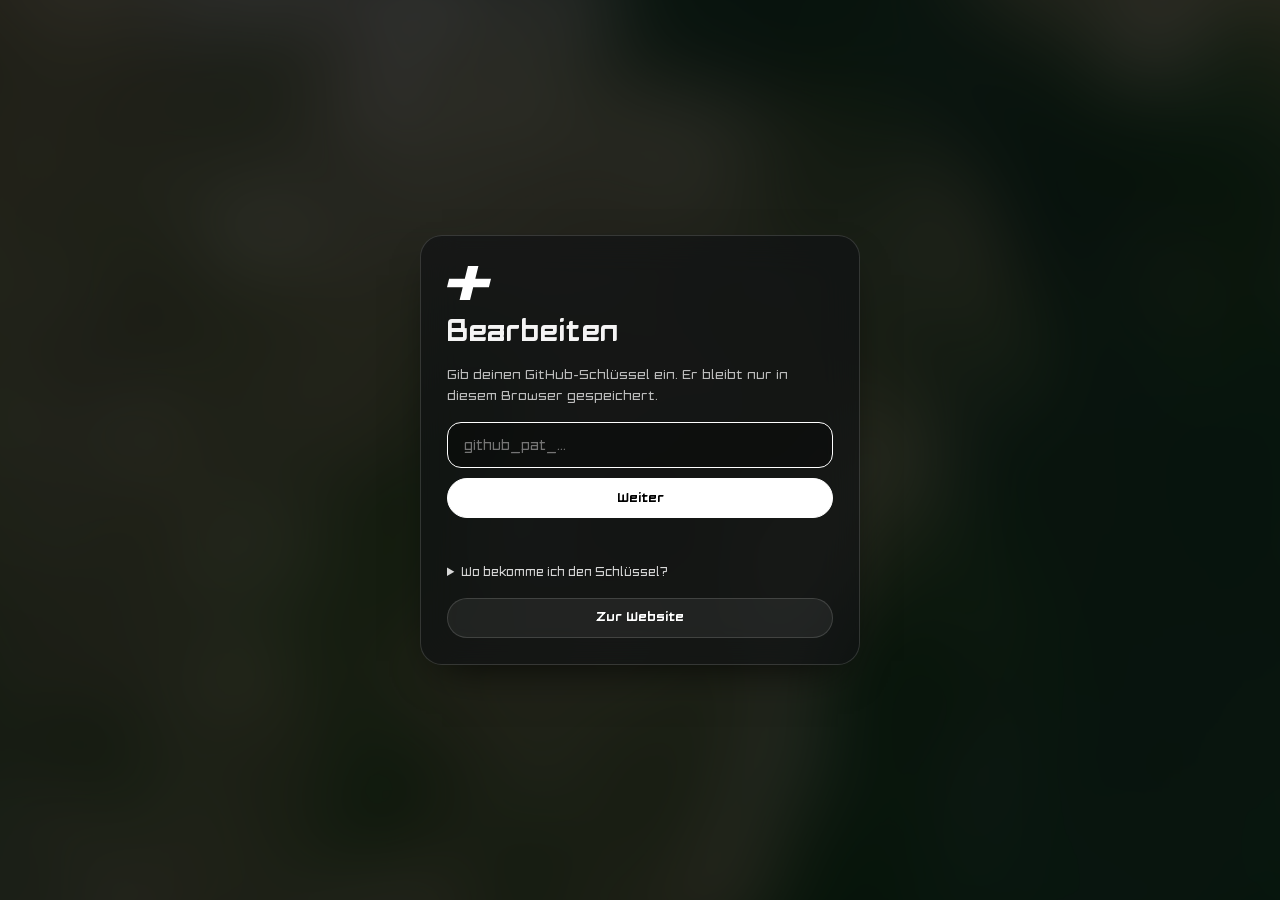
<file: dashboard.html>
<!doctype html>
<html lang="de">
<head>
<meta charset="utf-8">
<meta name="viewport" content="width=device-width,initial-scale=1,viewport-fit=cover">
<meta name="robots" content="noindex">
<title>Plyus · Dashboard</title>
<link rel="icon" type="image/png" href="bild/favicon.png?v=3">
<link rel="apple-touch-icon" href="bild/icon-180.png?v=3">
<link rel="stylesheet" href="style.css?v=202611271837">
<link rel="stylesheet" href="verwaltung.css?v=202611271837">
<style>
/* Dashboard: Glas-Kacheln (verwaltung.css) über einem unscharfen Satellitenbild */
html,body{height:auto;min-height:100%;overflow-x:hidden;overflow-y:auto}
.grund{position:fixed;inset:-40px;z-index:-1;background:#000 url(bild/ansicht/sat.jpg) center/cover;filter:blur(38px) saturate(1.2) brightness(.42);transform:scale(1.1)}
.knopf{display:inline-flex;align-items:center;justify-content:center;gap:8px;min-height:40px;padding:0 16px;border:1px solid var(--rand);border-radius:999px!important;background:var(--glas-2);color:#fff;font-size:13.5px;font-weight:600;text-decoration:none;cursor:pointer;transition:background .2s,border-color .2s}
.knopf:hover{background:rgba(255,255,255,.12);border-color:rgba(255,255,255,.3)}
.knopf.hell{background:#fff;color:#000;border-color:#fff}
.knopf.hell:hover{background:#dcdcdc}
.knopf.rot{color:#ff8b98;border-color:rgba(255,107,107,.35)}
.knopf.klein{min-height:32px;padding:0 12px;font-size:12.5px}
.knopf:disabled{opacity:.4;cursor:default}
.rund{width:44px;height:44px;padding:0;flex:none}
.knopf svg,.zeile svg{width:20px;height:20px;fill:none;stroke:currentColor;stroke-width:1.9;stroke-linecap:round;stroke-linejoin:round}
.klein svg{width:16px;height:16px}
.augen{font-family:var(--mono);font-size:10.5px;letter-spacing:.14em;text-transform:uppercase;color:#9a9a9a}
.f{width:100%;min-height:46px;padding:0 16px;border:1px solid var(--rand);border-radius:14px!important;background:rgba(0,0,0,.35);color:#fff;font-size:15px}
.f:focus{outline:none;border-color:#fff}
.leer{padding:18px 4px;color:#8d8d8d;font-size:13.5px}
.fehler{color:#ff8b98;font-size:13.5px;min-height:1.3em;margin:0}

/* ----- Schlüssel ----- */
.tor{min-height:100vh;min-height:100dvh;display:grid;place-items:center;padding:24px 16px}
.tor-box{width:min(440px,100%);padding:30px 26px 26px;display:grid;gap:16px;animation:rein .5s cubic-bezier(.2,.8,.2,1) both}
.tor-box img{height:34px;width:auto}
.tor-box h1{margin:0;font-family:var(--korn);font-size:30px;line-height:1.05}
.tor-box p{margin:0;color:#bdbdbd;font-size:14px}
.tor-box form{display:grid;gap:10px}
.tor-box details{font-size:13px;color:#a8a8a8}
.tor-box summary{cursor:pointer;color:#d8d8d8}
.tor-box ol{margin:10px 0 0;padding-left:18px;display:grid;gap:4px}
.tor-box a{color:#fff}

/* ----- Dashboard ----- */
.kopf-d{position:sticky;top:0;z-index:20;display:flex;align-items:center;gap:12px;padding:max(14px,env(safe-area-inset-top)) max(16px,env(safe-area-inset-right)) 14px max(16px,env(safe-area-inset-left))}
.kopf-d h1{flex:1;margin:0;font-family:var(--korn);font-size:clamp(22px,3.4vw,30px);line-height:1}
.kopf-d h1 small{display:block;margin-top:4px;font:500 11px/1 var(--mono);letter-spacing:.16em;text-transform:uppercase;color:#9a9a9a}
.plus{background:#fff;color:#000;border-color:#fff}
.plus:hover{background:#dcdcdc}
.plus svg{transition:transform .25s}
.plus[aria-expanded=true] svg{transform:rotate(45deg)}
.neu-menue{position:absolute;left:max(16px,env(safe-area-inset-left));top:calc(max(14px,env(safe-area-inset-top)) + 54px);width:min(340px,calc(100vw - 32px));padding:8px;display:grid;gap:4px;animation:rein .25s cubic-bezier(.2,.8,.2,1) both}
.zeile{display:flex;align-items:center;gap:14px;padding:12px;border-radius:16px!important;color:#fff;text-decoration:none;transition:background .15s}
.zeile:hover{background:rgba(255,255,255,.08)}
.zeile i{width:42px;height:42px;flex:none;display:grid;place-items:center;border-radius:13px!important;background:rgba(255,255,255,.08)}
.zeile b{display:block;font-size:15px}
.zeile small{display:block;color:#9a9a9a;font-size:12.5px}
.inhalt{display:grid;grid-template-columns:repeat(12,minmax(0,1fr));gap:14px;padding:0 max(16px,env(safe-area-inset-right)) max(28px,env(safe-area-inset-bottom)) max(16px,env(safe-area-inset-left));max-width:1280px;margin:0 auto}
.kachel{padding:18px;display:flex;flex-direction:column;gap:14px;min-width:0;animation:rein .5s cubic-bezier(.2,.8,.2,1) both}
.kachel:nth-child(2){animation-delay:.05s}.kachel:nth-child(3){animation-delay:.1s}.kachel:nth-child(4){animation-delay:.15s}
.kachel-k{display:flex;align-items:center;gap:10px}
.kachel-k h2{flex:1;margin:0;font-family:var(--korn);font-size:22px;line-height:1}
.k-stat{grid-column:1/-1}
.st-kopf{flex-wrap:wrap}
.st-zahlen{display:grid;grid-template-columns:repeat(4,minmax(0,1fr));gap:8px}
.st-zahlen div{padding:12px 14px;border-radius:14px!important;background:var(--glas-2)}
.st-zahlen b{display:block;font-family:var(--korn);font-size:24px;line-height:1.1}
.st-zahlen span{font-size:11.5px;color:#9a9a9a}
.diagramm{width:100%;height:170px;display:block}
.diagramm text{fill:#8d8d8d;font:10px var(--mono)}
.diagramm .a{fill:rgba(255,255,255,.16)}
.diagramm .b{fill:#fff}
.legende{display:flex;gap:16px;font-size:12px;color:#a8a8a8}
.legende i{display:inline-block;width:10px;height:10px;margin-right:6px;border-radius:3px!important;vertical-align:-1px}
.eintragen{display:grid;grid-template-columns:repeat(auto-fit,minmax(120px,1fr));gap:8px;align-items:end}
.eintragen label{display:grid;gap:4px;font-size:11.5px;color:#9a9a9a}
.eintragen .f{min-height:40px;padding:0 12px;font-size:14px}
.st-hinweis{margin:0;color:#9a9a9a;font-size:12.5px}
@media (max-width:620px){.st-zahlen{grid-template-columns:repeat(2,minmax(0,1fr))}}
.k-karte{grid-column:span 5}.k-blog{grid-column:span 7}.k-chg{grid-column:span 6}.k-log{grid-column:span 6}
.vorschau{position:relative;display:block;aspect-ratio:16/9;border-radius:16px!important;overflow:hidden;background:#111 url(bild/ansicht/sat.jpg) center/cover;box-shadow:inset 0 0 0 1px rgba(255,255,255,.12)}
.vorschau span{position:absolute;left:12px;bottom:12px;padding:6px 11px;border-radius:999px!important;background:rgba(0,0,0,.55);-webkit-backdrop-filter:blur(8px);backdrop-filter:blur(8px);font:600 11px/1 var(--mono);letter-spacing:.12em;text-transform:uppercase;color:#fff}
.zahlen{display:grid;grid-template-columns:repeat(3,1fr);gap:8px}
.zahlen div{padding:10px 12px;border-radius:14px!important;background:var(--glas-2)}
.zahlen b{display:block;font-family:var(--korn);font-size:20px;line-height:1.1}
.zahlen span{font-size:11.5px;color:#9a9a9a}
.reihe{display:flex;flex-wrap:wrap;gap:8px}
.reiter{align-self:flex-start;display:inline-flex;padding:3px;border:1px solid var(--rand);border-radius:999px!important;background:rgba(0,0,0,.25)}
.reiter button{padding:7px 13px;border-radius:999px!important;font-size:12.5px;font-weight:600;color:#a8a8a8}
.reiter button.on{background:#fff;color:#000}
.liste{display:grid;gap:6px;max-height:420px;overflow-y:auto;overscroll-behavior:contain;margin-right:-6px;padding-right:6px}
.eintrag{display:flex;align-items:center;gap:12px;padding:10px;border-radius:16px!important;background:var(--glas-2);min-width:0}
.eintrag .bild{width:56px;height:42px;flex:none;border-radius:10px!important;background:#222 center/cover}
.eintrag .txt{flex:1;min-width:0}
.eintrag .txt b{display:block;font-size:14.5px;white-space:nowrap;overflow:hidden;text-overflow:ellipsis}
.eintrag .txt small{display:block;font-size:12px;color:#9a9a9a}
.eintrag .acts{display:flex;gap:6px;flex:none}
.gew{text-decoration:none;color:#fff}
.gew .fl{width:22px;height:15px;flex:none;border-radius:3px!important;box-shadow:inset 0 0 0 1px rgba(255,255,255,.2)}
.fl.ru{background:linear-gradient(#fff 33.3%,#1c3fbf 33.3% 66.6%,#d52b1e 66.6%)}
.fl.ua{background:linear-gradient(#1f63d6 50%,#ffd200 50%)}
.fl.grau{background:#9a9a9a}
.gew .km{font-family:var(--korn);font-size:17px;white-space:nowrap}
.gew .km span{margin-left:3px;font:500 11px var(--mono);color:#9a9a9a}
.log .txt b{white-space:normal;display:-webkit-box;-webkit-line-clamp:2;-webkit-box-orient:vertical}
.log .punkt{width:8px;height:8px;flex:none;border-radius:50%!important;background:#fff;opacity:.6}
.toast{position:fixed;left:50%;bottom:calc(24px + env(safe-area-inset-bottom));z-index:50;transform:translate(-50%,20px);opacity:0;background:#fff;color:#000;font-weight:600;font-size:14px;transition:.25s;pointer-events:none}
.toast.on{opacity:1;transform:translate(-50%,0)}
@keyframes rein{from{opacity:0;transform:translateY(14px)}}
@media (max-width:900px){.k-karte,.k-blog,.k-chg,.k-log{grid-column:1/-1}}
@media (max-width:520px){.kachel{padding:14px}.eintrag .acts .knopf span{display:none}.zahlen b{font-size:17px}}
@media (prefers-reduced-motion:reduce){.tor-box,.kachel,.neu-menue{animation:none}}
</style>
</head>
<body>
<div class="grund" aria-hidden="true"></div>

<main class="tor" id="tor" hidden>
  <div class="tor-box glas">
    <img src="bild/logo.svg?v=3" alt="Plyus">
    <h1>Bearbeiten</h1>
    <p>Gib deinen GitHub-Schlüssel ein. Er bleibt nur in diesem Browser gespeichert.</p>
    <form id="torForm">
      <input class="f" id="torSchl" type="password" placeholder="github_pat_…" autocomplete="off" required aria-label="GitHub-Schlüssel">
      <button class="knopf hell" id="torOk">Weiter</button>
      <p class="fehler" id="torFehler" role="alert"></p>
    </form>
    <details>
      <summary>Wo bekomme ich den Schlüssel?</summary>
      <ol>
        <li>Öffne <a href="https://github.com/settings/personal-access-tokens/new" target="_blank" rel="noopener">github.com/settings/personal-access-tokens/new</a>.</li>
        <li>Name z. B. „Plyus“, Ablaufdatum wählen.</li>
        <li>Repository access: <b>Only select repositories</b> → <b>weltkarte</b>.</li>
        <li>Permissions → Repository → <b>Contents: Read and write</b>.</li>
        <li>„Generate token“, kopieren und hier einfügen.</li>
      </ol>
    </details>
    <a class="knopf" href="./">Zur Website</a>
  </div>
</main>

<div id="dash" hidden>
  <header class="kopf-d">
    <button class="knopf rund plus" id="plus" aria-expanded="false" aria-controls="neuMenue" title="Neu" aria-label="Neu"><svg viewBox="0 0 24 24"><path d="M12 5v14M5 12h14"/></svg></button>
    <h1>Dashboard<small>Plyus · Bearbeiten</small></h1>
    <a class="knopf rund glas" href="./" title="Zur Website" aria-label="Zur Website"><svg viewBox="0 0 24 24"><path d="M4 11l8-7 8 7v9h-5v-6H9v6H4z"/></svg></a>
    <button class="knopf rund glas" id="abmelden" title="Schlüssel entfernen" aria-label="Schlüssel entfernen"><svg viewBox="0 0 24 24"><circle cx="8" cy="15" r="4"/><path d="M11 12l9-9M16 7l3 3"/></svg></button>
    <nav class="neu-menue glas" id="neuMenue" hidden>
      <a class="zeile" href="blog-editor.html#neu"><i><svg viewBox="0 0 24 24"><path d="M5 3h10l4 4v14H5z"/><path d="M15 3v4h4M8.5 12h7M8.5 16h5"/></svg></i><span><b>Neuer Blog-Eintrag</b><small>Leer anfangen</small></span></a>
      <a class="zeile" href="editor.html#visuals"><i><svg viewBox="0 0 24 24"><path d="M3 7h4l2-3h6l2 3h4v13H3z"/><circle cx="12" cy="13.5" r="3.5"/></svg></i><span><b>Neue Visuals</b><small>Bild oder Wochenvideo der Karte</small></span></a>
      <a class="zeile" href="editor.html#front"><i><svg viewBox="0 0 24 24"><path d="M3 6.5l6-2.5 6 2.5 6-2.5v13.5l-6 2.5-6-2.5-6 2.5z"/><path d="M9 4v13.5M15 6.5V20"/></svg></i><span><b>Karte ändern</b><small>Front, Symbole, Pfeile, Veränderungen</small></span></a>
    </nav>
  </header>

  <main class="inhalt">
    <section class="kachel glas k-stat">
      <div class="kachel-k st-kopf"><h2>Statistik</h2>
        <div class="reiter" id="stReiter" role="tablist"><button data-s="web" class="on" role="tab" aria-selected="true">Website</button><button data-s="x" role="tab" aria-selected="false">X</button><button data-s="tg" role="tab" aria-selected="false">Telegram</button></div></div>
      <div class="st-zahlen" id="stZahlen"></div>
      <svg class="diagramm" id="stDia" role="img" aria-label="Verlauf der letzten 14 Tage"></svg>
      <div class="legende" id="stLeg"></div>
      <form class="eintragen" id="stForm" hidden></form>
      <p class="st-hinweis" id="stHinweis"></p>
    </section>
    <section class="kachel glas k-karte">
      <div class="kachel-k"><h2>Karte</h2><span class="augen" id="kStand"></span></div>
      <a class="vorschau" href="karte.html" target="_blank" rel="noopener"><span>Karte öffnen ↗</span></a>
      <div class="zahlen"><div><b id="kGew">–</b><span>Gewinne</span></div><div><b id="kSym">–</b><span>Symbole</span></div><div><b id="kEig">–</b><span>Eigene Elemente</span></div></div>
      <div class="reihe"><a class="knopf hell" href="editor.html#front">Karte bearbeiten</a><a class="knopf" href="editor.html#visuals">Visuals</a><a class="knopf" href="gewinne.html" target="_blank" rel="noopener">Alle Gewinne</a></div>
    </section>

    <section class="kachel glas k-blog">
      <div class="kachel-k"><h2>Blog</h2><a class="knopf klein" href="blog-editor.html#neu"><svg viewBox="0 0 24 24"><path d="M12 5v14M5 12h14"/></svg>Neu</a></div>
      <div class="reiter" id="blogReiter" role="tablist"><button data-r="pub" class="on" role="tab" aria-selected="true">Veröffentlicht <span id="nPub"></span></button><button data-r="ent" role="tab" aria-selected="false">Entwürfe <span id="nEnt"></span></button></div>
      <div class="liste" id="blogListe"><div class="leer">Lädt …</div></div>
    </section>

    <section class="kachel glas k-chg">
      <div class="kachel-k"><h2>Veränderungen</h2><span class="augen" id="chgSumme"></span></div>
      <div class="liste" id="chgListe"><div class="leer">Lädt …</div></div>
    </section>

    <section class="kachel glas k-log">
      <div class="kachel-k"><h2>Log</h2><a class="knopf klein" href="https://github.com/platano008/weltkarte/commits/main" target="_blank" rel="noopener">GitHub ↗</a></div>
      <div class="liste log" id="logListe"><div class="leer">Lädt …</div></div>
    </section>
  </main>
</div>
<div class="toast" id="toast" role="status"></div>

<script>
/* Dashboard: erst der GitHub-Schlüssel, dann alles auf einen Blick – Karte, Blog, Veränderungen und Log.
   Über „+“ geht es zu einem neuen Blog-Eintrag, neuen Visuals oder in den Karten-Editor. */
(function(){
  const $ = id=>document.getElementById(id);
  const GH = {owner:"platano008", repo:"weltkarte", branch:"main"}, LS_TOKEN = "lage-gh-token";
  const IDX = "blog/index.json", ENT = "blog/entwuerfe.json";
  const nf = new Intl.NumberFormat("de-DE", {maximumFractionDigits:1});
  const esc = s=>String(s == null ? "" : s).replace(/[&<>"']/g, c=>({"&":"&amp;","<":"&lt;",">":"&gt;",'"':"&quot;","'":"&#39;"}[c]));
  const datum = d=>{ const m = /^(\d{4})-(\d{2})-(\d{2})/.exec(d || ""); return m ? `${m[3]}.${m[2]}.${m[1]}` : "–"; };
  const token = ()=>{ try{ return localStorage.getItem(LS_TOKEN); }catch(e){ return null; } };
  let toastT; const toast = t=>{ const n = $("toast"); n.textContent = t; n.classList.add("on"); clearTimeout(toastT); toastT = setTimeout(()=>n.classList.remove("on"), 2600); };

  /* ---------- GitHub ---------- */
  const API = `https://api.github.com/repos/${GH.owner}/${GH.repo}`;
  const hdr = ()=>({Authorization:"Bearer " + token(), Accept:"application/vnd.github+json"});
  const b64ToText = b=>new TextDecoder().decode(Uint8Array.from(atob(b.replace(/\n/g, "")), c=>c.charCodeAt(0)));
  const textToB64 = t=>{ const by = new TextEncoder().encode(t); let s = ""; for(let i = 0; i < by.length; i += 0x8000) s += String.fromCharCode.apply(null, by.subarray(i, i + 0x8000)); return btoa(s); };
  async function ghGet(path){
    const r = await fetch(`${API}/contents/${path}?ref=${GH.branch}`, {headers:hdr(), cache:"no-store"});
    if(r.status === 404) return {sha:null, text:null};
    if(!r.ok) throw {status:r.status};
    const j = await r.json();
    return {sha:j.sha, text: j.content ? b64ToText(j.content) : await (await fetch(j.download_url, {cache:"no-store"})).text()};
  }
  async function ghSchreib(path, method, body){
    const r = await fetch(`${API}/contents/${path}`, {method, headers:Object.assign({"Content-Type":"application/json"}, hdr()), body:JSON.stringify(Object.assign({branch:GH.branch}, body))});
    if(!r.ok && !(method === "DELETE" && r.status === 404)) throw {status:r.status};
  }
  /* JSON-Datei lesen, ändern, schreiben; bei gleichzeitiger Änderung einmal neu versuchen (wie im Blog-Editor) */
  async function jsonAendern(path, leer, fn, msg){
    for(let v = 0; v < 2; v++){
      const r = await ghGet(path), d = r.text ? JSON.parse(r.text) : leer; fn(d);
      try{ await ghSchreib(path, "PUT", {message:msg, content:textToB64(JSON.stringify(d, null, 1) + "\n"), sha:r.sha || undefined}); return d; }
      catch(e){ if(v || (e.status !== 409 && e.status !== 422)) throw e; }
    }
  }
  const listeAendern = (path, fn, msg)=>jsonAendern(path, {beitraege:[]}, d=>{ d.beitraege = fn(d.beitraege || []); }, msg);
  const fehler = e=>e && e.status === 401 ? "Schlüssel ungültig oder abgelaufen." : e && (e.status === 403 || e.status === 404) ? "Der Schlüssel hat keinen Zugriff auf weltkarte." : "Hat nicht geklappt. Internet prüfen und noch einmal versuchen.";

  /* ---------- Schlüssel ---------- */
  function zeige(dash){ $("tor").hidden = dash; $("dash").hidden = !dash; if(dash) laden(); else setTimeout(()=>$("torSchl").focus(), 50); }
  $("torForm").onsubmit = async e=>{
    e.preventDefault(); const v = $("torSchl").value.trim(); if(!v) return;
    $("torOk").disabled = true; $("torFehler").textContent = "Prüfe …";
    try{
      const r = await fetch(API, {headers:{Authorization:"Bearer " + v, Accept:"application/vnd.github+json"}, cache:"no-store"});
      if(!r.ok) throw {status:r.status};
      const j = await r.json(); if(j.permissions && !j.permissions.push) throw {status:403};
      try{ localStorage.setItem(LS_TOKEN, v); }catch(err){}
      $("torSchl").value = ""; $("torFehler").textContent = ""; zeige(true);
    }catch(err){ $("torFehler").textContent = err && err.status === 403 ? "Der Schlüssel darf nur lesen. Er braucht „Contents: Read and write“." : fehler(err); }
    $("torOk").disabled = false;
  };
  $("abmelden").onclick = ()=>{ if(!confirm("Schlüssel aus diesem Browser entfernen?")) return; try{ localStorage.removeItem(LS_TOKEN); }catch(e){} zeige(false); };

  /* ---------- „+“-Menü ---------- */
  const plus = $("plus"), menue = $("neuMenue");
  const menueAuf = an=>{ menue.hidden = !an; plus.setAttribute("aria-expanded", an); };
  plus.onclick = e=>{ e.stopPropagation(); menueAuf(menue.hidden); };
  document.addEventListener("click", e=>{ if(!menue.hidden && !menue.contains(e.target)) menueAuf(false); });
  document.addEventListener("keydown", e=>{ if(e.key === "Escape") menueAuf(false); });

  /* ---------- Blog ---------- */
  let blog = {pub:[], ent:[]}, reiter = "pub";
  function blogZeichnen(){
    $("nPub").textContent = blog.pub.length; $("nEnt").textContent = blog.ent.length;
    const L = blog[reiter], box = $("blogListe");
    if(!L.length){ box.innerHTML = `<div class="leer">${reiter === "pub" ? "Noch nichts veröffentlicht." : "Keine Entwürfe."}</div>`; return; }
    box.innerHTML = L.map(b=>{ const bild = /^blog\/medien\/[\w.-]+$/.test(b.cover || b.bild || "") ? b.cover || b.bild : "";
      return `<div class="eintrag"><i class="bild"${bild ? ` style="background-image:url('${esc(bild)}')"` : ""}></i>
        <span class="txt"><b>${esc(b.titel || "Ohne Titel")}</b><small>${datum(b.datum)}${reiter === "ent" ? " · Entwurf" : ""}</small></span>
        <span class="acts">${reiter === "pub" ? `<a class="knopf klein" href="blog.html#${encodeURIComponent(b.id)}" target="_blank" rel="noopener" title="Ansehen" aria-label="Ansehen"><svg viewBox="0 0 24 24"><path d="M2 12s3.5-7 10-7 10 7 10 7-3.5 7-10 7S2 12 2 12z"/><circle cx="12" cy="12" r="3"/></svg></a>` : ""}
          <a class="knopf klein" href="blog-editor.html#b=${encodeURIComponent(b.id)}"><svg viewBox="0 0 24 24"><path d="M4 20h4L19 9l-4-4L4 16z"/></svg><span>Bearbeiten</span></a>
          <button class="knopf klein rot" data-weg="${esc(b.id)}" title="Löschen" aria-label="Löschen"><svg viewBox="0 0 24 24"><path d="M4 7h16M9 7V4h6v3M6 7l1 13h10l1-13"/></svg></button></span></div>`; }).join("");
  }
  $("blogReiter").onclick = e=>{ const b = e.target.closest("[data-r]"); if(!b) return; reiter = b.dataset.r;
    $("blogReiter").querySelectorAll("button").forEach(x=>{ x.classList.toggle("on", x === b); x.setAttribute("aria-selected", x === b); }); blogZeichnen(); };
  $("blogListe").onclick = async e=>{
    const k = e.target.closest("[data-weg]"); if(!k) return;
    const id = k.dataset.weg, b = blog.pub.concat(blog.ent).find(x=>x.id === id);
    if(!confirm(`„${b && b.titel || "Ohne Titel"}“ wirklich löschen? Das lässt sich nicht rückgängig machen.`)) return;
    k.disabled = true;
    try{
      const r = await ghGet("blog/b/" + id + ".json"); if(r.sha) await ghSchreib("blog/b/" + id + ".json", "DELETE", {message:"Blog: gelöscht", sha:r.sha});
      const raus = L=>L.filter(x=>x.id !== id);
      await listeAendern(ENT, raus, "Blog: Entwürfe"); await listeAendern(IDX, raus, "Blog: Übersicht");
      blog.pub = raus(blog.pub); blog.ent = raus(blog.ent); blogZeichnen(); toast("Gelöscht");
    }catch(err){ k.disabled = false; toast(fehler(err)); }
  };
  async function blogLaden(){
    try{ const [p, e] = await Promise.all([ghGet(IDX), ghGet(ENT)]);
      blog = {pub: p.text ? JSON.parse(p.text).beitraege || [] : [], ent: e.text ? JSON.parse(e.text).beitraege || [] : []}; blogZeichnen(); }
    catch(err){ if(err && err.status === 401){ zeige(false); $("torFehler").textContent = fehler(err); return; } $("blogListe").innerHTML = `<div class="leer">${fehler(err)}</div>`; }
  }

  /* ---------- Karte und Veränderungen (Kennung und Fläche wie auf der Karte) ---------- */
  const SEITE = {ru:"Russischer Gewinn", ua:"Ukrainischer Gewinn", grau:"Neue Grauzone"};
  function flaeche(ring){ if(ring.length < 3) return 0; const r = Math.PI/180, R = 6371; let s = 0;
    for(let i = 0; i < ring.length; i++){ const [x1,y1] = ring[i], [x2,y2] = ring[(i+1) % ring.length]; s += (x2-x1)*r*(2 + Math.sin(y1*r) + Math.sin(y2*r)); }
    return Math.abs(s*R*R/2); }
  const polys = g=>g.type === "Polygon" ? [g.coordinates] : g.type === "MultiPolygon" ? g.coordinates : [];
  function cid(f){ if(f.properties.cid) return f.properties.cid;
    const r = f.geometry.type === "Polygon" ? f.geometry.coordinates[0] : f.geometry.coordinates[0][0];
    let h = 0; const s = (f.properties.datum || "") + JSON.stringify(r[0]) + r.length; for(let i = 0; i < s.length; i++) h = (h*31 + s.charCodeAt(i)) >>> 0;
    return "c" + h.toString(36); }
  async function karteLaden(){
    const [lage, eigen] = await Promise.all([fetch("import/lage.geojson", {cache:"no-cache"}).then(r=>r.json()), fetch("karte.json", {cache:"no-cache"}).then(r=>r.json()).catch(()=>({elemente:[]}))]);
    const F = lage.features || [];
    const gew = F.filter(f=>f.properties && f.properties.art === "aenderung" && f.geometry && !f.properties.alt).map(f=>{ const p = f.properties, r = SEITE[p.richtung] ? p.richtung : "grau";
      return {cid:cid(f), r, d:p.datum || "", name:p.name || SEITE[r], km2:polys(f.geometry).reduce((t,q)=>t + flaeche(q[0]), 0)}; }).sort((a,b)=>b.d.localeCompare(a.d));
    $("kGew").textContent = gew.length; $("kSym").textContent = F.filter(f=>f.properties && f.properties.art === "symbol").length;
    $("kEig").textContent = (eigen.elemente || []).length;
    const stand = (lage.meta && lage.meta.bearbeitet) || eigen.aktualisiert || "";
    $("kStand").textContent = stand ? "Stand " + datum(stand) : "";
    $("chgSumme").textContent = gew.length ? `${gew.length} · ${nf.format(gew.reduce((t,x)=>t + x.km2, 0))} km²` : "";
    $("chgListe").innerHTML = gew.length ? gew.map(x=>`<a class="eintrag gew" href="karte.html#chg=${encodeURIComponent(x.cid)}" target="_blank" rel="noopener"><i class="fl ${x.r}" aria-hidden="true"></i>
      <span class="txt"><b>${esc(x.name)}</b><small>${datum(x.d)}</small></span><span class="km">${nf.format(x.km2)}<span>km²</span></span></a>`).join("") : '<div class="leer">Noch keine Veränderungen eingetragen.</div>';
  }

  /* ---------- Log: die letzten Änderungen an der Website ---------- */
  function wann(iso){ const s = (Date.now() - new Date(iso))/1000;
    return s < 60 ? "gerade eben" : s < 3600 ? `vor ${Math.round(s/60)} Min.` : s < 86400 ? `vor ${Math.round(s/3600)} Std.` : s < 7*86400 ? `vor ${Math.round(s/86400)} Tagen` : datum(iso); }
  async function logLaden(){
    const r = await fetch(`${API}/commits?sha=${GH.branch}&per_page=20`, {headers:hdr(), cache:"no-store"}); if(!r.ok) throw {status:r.status};
    const L = await r.json();
    $("logListe").innerHTML = L.length ? L.map(c=>`<a class="eintrag gew" href="${esc(c.html_url)}" target="_blank" rel="noopener"><i class="punkt" aria-hidden="true"></i>
      <span class="txt"><b>${esc(c.commit.message.split("\n")[0])}</b><small>${esc(wann(c.commit.author.date))} · ${esc(c.author ? c.author.login : c.commit.author.name)}</small></span></a>`).join("") : '<div class="leer">Keine Einträge.</div>';
  }

  /* ---------- Statistik: Website live aus dem Zähler, X und Telegram aus daten/statistik.json ---------- */
  const ZAEHLER = "https://abacus.jasoncameron.dev/get/plyus-weltkarte/";
  const tage = n=>{ const L = [], f = new Intl.DateTimeFormat("sv-SE", {timeZone:"Europe/Berlin"});
    for(let i = n - 1; i >= 0; i--) L.push(f.format(new Date(Date.now() - i*864e5))); return L; };
  const kurz = d=>d.slice(8) + "." + d.slice(5, 7) + ".";
  let stat = {website:{}, telegram:{}, x:{}}, kanaele = {telegram:"", x:"plyusmap"}, web = null, stTab = "web";
  /* Balken für 14 Tage: a = hell im Hintergrund, b = weiß davor */
  function diagramm(L, a, b){
    const svg = $("stDia"), W = svg.clientWidth || 800, H = 170, u = 18, max = Math.max(1, ...L.map(x=>Math.max(x[a] || 0, x[b] || 0)));
    const bw = W/L.length, h = v=>Math.max(0, v || 0)/max*(H - u - 14);
    svg.setAttribute("viewBox", `0 0 ${W} ${H}`);
    svg.innerHTML = L.map((x, i)=>{ const xa = i*bw + bw*.18, w = bw*.64;
      return (a ? `<rect class="a" x="${xa}" y="${H - u - h(x[a])}" width="${w}" height="${h(x[a])}" rx="3"/>` : "")
        + `<rect class="b" x="${xa + w*.2}" y="${H - u - h(x[b])}" width="${w*.6}" height="${h(x[b])}" rx="3"/>`
        + (i % 2 === (L.length - 1) % 2 ? `<text x="${i*bw + bw/2}" y="${H - 4}" text-anchor="middle">${kurz(x.d)}</text>` : ""); }).join("");
    if(!L.some(x=>(x[a] || 0) + (x[b] || 0) > 0)) svg.innerHTML += `<text x="${W/2}" y="${H/2}" text-anchor="middle">Noch keine Zahlen</text>`;
  }
  const kachelZahlen = Z=>{ $("stZahlen").innerHTML = Z.map(([w, t])=>`<div><b>${w == null ? "–" : typeof w === "number" ? nf.format(w) : esc(w)}</b><span>${esc(t)}</span></div>`).join(""); };
  const legende = (a, b)=>{ $("stLeg").innerHTML = (a ? `<span><i style="background:rgba(255,255,255,.16)"></i>${a}</span>` : "") + `<span><i style="background:#fff"></i>${b}</span>`; };
  /* Formular zum Eintragen (X immer, Telegram wenn kein Kanal automatisch gelesen wird) */
  function formular(k, felder){
    const f = $("stForm"); f.hidden = false;
    f.innerHTML = `<label>Tag<input class="f" type="date" name="tag" value="${tage(1)[0]}" required></label>`
      + felder.map(([n, t])=>`<label>${t}<input class="f" type="number" min="0" inputmode="numeric" name="${n}"></label>`).join("")
      + `<button class="knopf hell">Eintragen</button>`;
    f.onsubmit = async e=>{ e.preventDefault(); const fd = new FormData(f), tag = fd.get("tag"), w = {};
      felder.forEach(([n])=>{ const v = fd.get(n); if(v !== "") w[n] = +v; });
      if(!Object.keys(w).length){ toast("Erst eine Zahl eintragen"); return; }
      f.querySelector("button").disabled = true;
      try{ stat = await jsonAendern("daten/statistik.json", {website:{}, telegram:{}, x:{}}, d=>{ d[k] = d[k] || {}; d[k][tag] = Object.assign(d[k][tag] || {}, w); }, `Statistik: ${k === "x" ? "X" : "Telegram"} ${tag}`);
        toast("Gespeichert"); statZeigen(); }
      catch(err){ toast(fehler(err)); }
      f.querySelector("button").disabled = false; };
  }
  function statZeigen(){
    $("stForm").hidden = true; $("stForm").onsubmit = null;
    if(stTab === "web"){
      if(!web){ kachelZahlen([[null,"Besuche heute"],[null,"Aufrufe heute"],[null,"Besuche 7 Tage"],[null,"Aufrufe 14 Tage"]]); $("stHinweis").textContent = "Lädt …"; return; }
      const sum = (L, k)=>L.reduce((t, x)=>t + (x[k] || 0), 0), h = web[web.length - 1];
      kachelZahlen([[h.besuche, "Besuche heute"], [h.aufrufe, "Aufrufe heute"], [sum(web.slice(-7), "besuche"), "Besuche 7 Tage"], [sum(web, "aufrufe"), "Aufrufe 14 Tage"]]);
      diagramm(web, "aufrufe", "besuche"); legende("Seitenaufrufe", "Besuche");
      $("stHinweis").textContent = "Gezählt ohne Cookies: Aufruf = jede geöffnete Seite, Besuch = jemand kommt von außerhalb auf die Website.";
      return;
    }
    const k = stTab === "x" ? "x" : "telegram", D = stat[k] || {}, L = tage(14).map(d=>Object.assign({d}, D[d] || {}));
    const letzte = Object.keys(D).sort().pop(), z = letzte ? D[letzte] : {};
    if(k === "x"){
      kachelZahlen([[z.follower, "Follower"], [z.impressionen, "Impressionen"], [z.likes, "Likes"], [letzte ? datum(letzte) : null, "Letzter Eintrag"]]);
      diagramm(L, "impressionen", "likes"); legende("Impressionen", "Likes");
      formular("x", [["follower","Follower"], ["impressionen","Impressionen"], ["likes","Likes"], ["beitraege","Beiträge"]]);
      $("stHinweis").innerHTML = `X gibt diese Zahlen nur über die kostenpflichtige Schnittstelle heraus. Trag sie aus <a href="https://analytics.x.com" target="_blank" rel="noopener" style="color:#fff">X Analytics</a> (@${esc(kanaele.x || "plyusmap")}) hier ein, dann entsteht der Verlauf.`;
    } else {
      kachelZahlen([[z.abonnenten, "Abonnenten"], [z.aufrufe, "Aufrufe (letzte Beiträge)"], [z.schnitt, "Aufrufe je Beitrag"], [letzte ? datum(letzte) : null, "Letzter Stand"]]);
      diagramm(L, "aufrufe", "abonnenten"); legende("Aufrufe", "Abonnenten");
      formular("telegram", [["abonnenten","Abonnenten"], ["aufrufe","Aufrufe"]]);
      $("stHinweis").textContent = kanaele.telegram
        ? `Wird jeden Morgen automatisch aus dem öffentlichen Kanal @${kanaele.telegram} gelesen. Fehlende Tage kannst du hier nachtragen.`
        : "Noch kein Telegram-Kanal hinterlegt. Sobald der Kanalname in daten/kanaele.json steht, liest GitHub die Zahlen jeden Morgen automatisch. Bis dahin hier von Hand eintragen.";
    }
  }
  $("stReiter").onclick = e=>{ const b = e.target.closest("[data-s]"); if(!b) return; stTab = b.dataset.s;
    $("stReiter").querySelectorAll("button").forEach(x=>{ x.classList.toggle("on", x === b); x.setAttribute("aria-selected", x === b); }); statZeigen(); };
  addEventListener("resize", ()=>{ if(!$("dash").hidden) statZeigen(); });
  async function statLaden(){
    statZeigen();
    const [s, kc] = await Promise.all([ghGet("daten/statistik.json").catch(()=>({})), ghGet("daten/kanaele.json").catch(()=>({}))]);
    if(s.text) stat = JSON.parse(s.text); if(kc.text) kanaele = JSON.parse(kc.text);
    const get = (k, d)=>fetch(ZAEHLER + k + "-" + d).then(r=>r.ok ? r.json() : {value:0}).then(j=>j.value || 0).catch(()=>null);
    web = await Promise.all(tage(14).map(async d=>{ const [a, b] = await Promise.all([get("aufrufe", d), get("besuche", d)]);
      const alt = (stat.website || {})[d] || {};          // gesicherte Tageswerte, falls der Zähler nicht antwortet
      return {d, aufrufe: a == null ? alt.aufrufe : a, besuche: b == null ? alt.besuche : b}; }));
    statZeigen();
  }

  function laden(){
    statLaden();
    blogLaden();
    karteLaden().catch(()=>{ $("chgListe").innerHTML = '<div class="leer">Lagedaten konnten nicht geladen werden.</div>'; });
    logLaden().catch(err=>{ $("logListe").innerHTML = `<div class="leer">${fehler(err)}</div>`; });
  }
  zeige(!!token());
})();
</script>
</body>
</html>
</file>
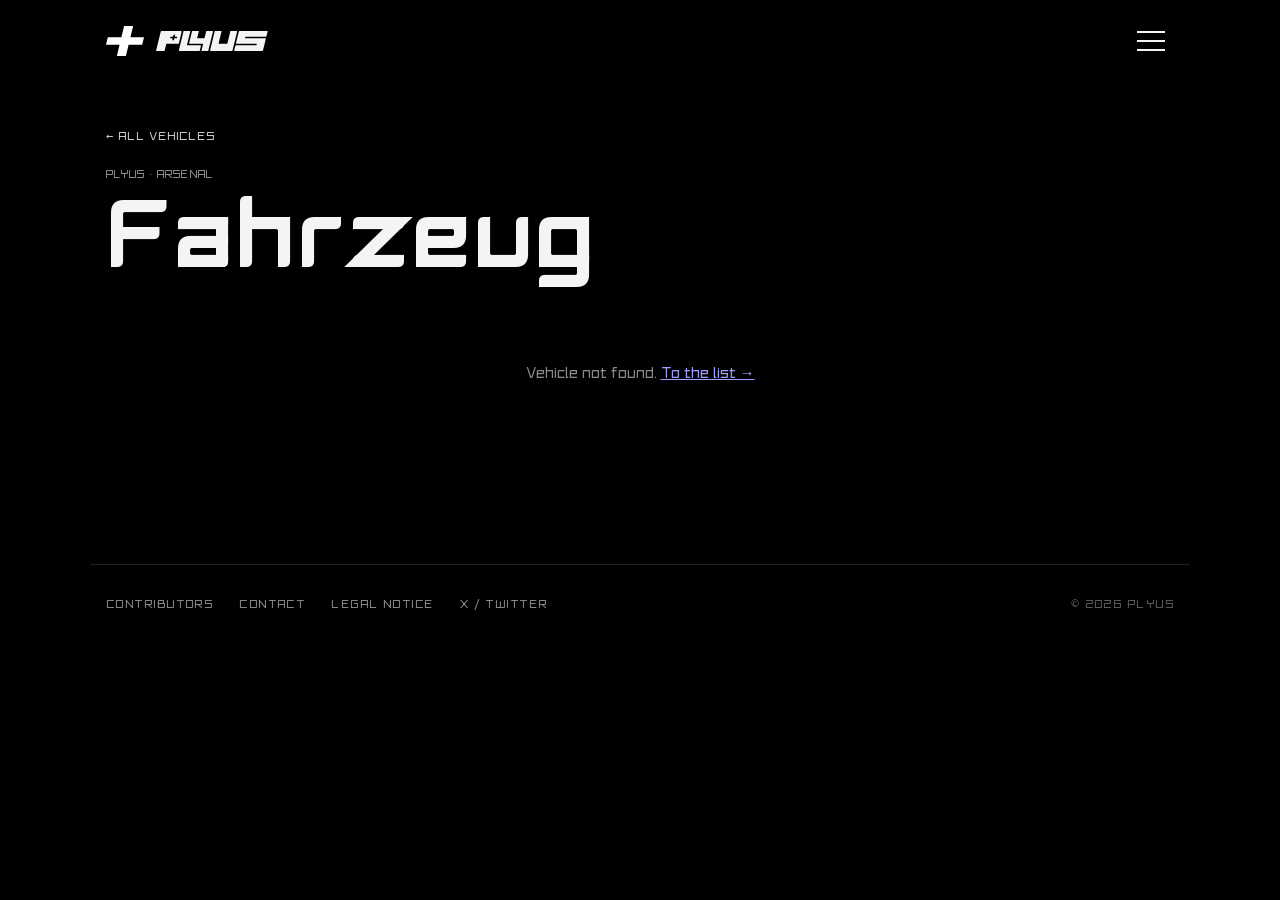
<file: fahrzeug.html>
<!doctype html>
<html lang="de">
<head>
<meta charset="utf-8">
<meta name="viewport" content="width=device-width,initial-scale=1,viewport-fit=cover">
<meta name="theme-color" content="#000000">
<title>Fahrzeug · Plyus</title>
<meta name="description" content="Steckbrief eines Fahrzeugs im Russland-Ukraine-Krieg: Bewaffnung, Reichweiten, Fahrdaten, Schutz, Modelle, Herkunft und Geberländer.">
<link rel="icon" type="image/png" href="bild/favicon.png?v=3">
<link rel="apple-touch-icon" href="bild/icon-180.png?v=3">
<link rel="stylesheet" href="style.css?v=202611271837">
<link rel="stylesheet" href="seiten.css?v=202611271837">
<script src="lang.js?v=202611271837" defer></script>
<style>
.fzs-zurueck{display:inline-flex;margin:0 0 22px;color:#cfcfcf;text-decoration:none;font-family:var(--mono);font-size:12px;letter-spacing:.08em;text-transform:uppercase}
.fzs-zurueck:hover{color:#fff}
.fzs-titel{margin:0 0 22px}
.fzs-titel .eyebrow{display:block;margin-bottom:10px}
.fzs-titel h1{margin:0;font-family:var(--korn);font-size:clamp(36px,8vw,96px);line-height:.9;overflow-wrap:anywhere}
.fzs-titel p{margin:12px 0 0;max-width:70ch;color:#a9a9a9;line-height:1.55}
.fzs{display:flex;flex-direction:column;gap:22px}
.fzs-unten{display:grid;grid-template-columns:minmax(0,.9fr) minmax(0,1.1fr);gap:22px;align-items:start}
.fzs-box{border:1px solid rgba(255,255,255,.13);border-radius:20px!important;background:linear-gradient(180deg,#0c0c0c,#050505);padding:20px;display:flex;flex-direction:column;gap:14px}
.fzs-foto{margin:0;border-radius:14px!important;overflow:hidden;background:#0b0c0e;border:1px solid rgba(255,255,255,.08)}
.fzs-foto img{display:block;width:100%;aspect-ratio:16/9;object-fit:cover}
.fzs-foto figcaption{padding:10px 14px 12px;font-size:12.5px;line-height:1.5;color:#9a9a9a}
.fzs-foto figcaption a{color:#cfe6ff}
.fzs-foto .bsp{color:#ffd27a}
.fzs-foto .leer{aspect-ratio:16/9;display:grid;place-items:center;color:#777;font-size:13px;padding:20px;text-align:center}
.fzs-bild{padding:10px 6px 0;border-radius:14px!important;background:radial-gradient(110% 90% at 50% 100%,rgba(255,255,255,.07),transparent 70%),#08090b}
.fzs-bild svg{display:block;width:100%;height:auto}
.pk{display:inline-block;width:9px;height:9px;border-radius:50%!important}
.fz-seite{display:flex;gap:5px}
.fz-seite span{font-family:var(--mono);font-size:10px;letter-spacing:.06em;padding:3px 7px;border-radius:999px!important;border:1px solid}
.fz-seite .ua{color:#8cc6ff;border-color:rgba(74,163,255,.5)}.fz-seite .ru{color:#ff8a99;border-color:rgba(255,53,80,.5)}
.fz-mod{display:flex;gap:6px;flex-wrap:wrap}
.fz-mod button{max-width:100%;overflow:hidden;text-overflow:ellipsis;white-space:nowrap;padding:6px 11px;border:1px solid rgba(255,255,255,.18);border-radius:999px!important;background:none;color:#b8b8b8;font:inherit;font-size:12px;cursor:pointer}
.fz-mod button:hover{border-color:rgba(255,255,255,.5)}
.fz-mod button.on{background:#fff;color:#000;border-color:#fff}
.fz-modinfo{margin:0;font-size:13.5px;line-height:1.5;color:#a9a9a9}
.fz-modinfo b{color:#fff;font-weight:600}
.fzs-werte{display:grid;grid-template-columns:repeat(auto-fit,minmax(130px,1fr));gap:1px;background:rgba(255,255,255,.09);border:1px solid rgba(255,255,255,.09);border-radius:14px!important;overflow:hidden}
.fzs-werte div{background:#0a0b0d;padding:12px 14px;display:flex;flex-direction:column;gap:3px}
.fzs-werte span{font-family:var(--mono);font-size:9.5px;letter-spacing:.1em;text-transform:uppercase;color:#7a7a7a}
.fzs-werte b{font-size:16px;font-weight:600;color:#f0f0f0;overflow-wrap:anywhere}
.fzs h2{margin:4px 0 0;font-family:var(--mono);font-size:11px;letter-spacing:.14em;text-transform:uppercase;color:#8a8a8a;font-weight:500}
.fzs-waffen{list-style:none;margin:0;padding:0;display:flex;flex-direction:column;gap:6px}
.fzs-waffen li{display:flex;justify-content:space-between;gap:12px;padding:9px 12px;border-radius:10px!important;background:#0a0b0d;border:1px solid rgba(255,255,255,.07);font-size:14px}
.fzs-waffen li b{font-weight:600;white-space:nowrap}
.fzs-waffen li.haupt{border-color:rgba(255,255,255,.22)}
.fzs dl{margin:0;display:grid;grid-template-columns:auto 1fr;gap:8px 14px;font-size:14px;line-height:1.5}
.fzs dt{font-family:var(--mono);font-size:10.5px;letter-spacing:.1em;text-transform:uppercase;color:#7a7a7a;padding-top:3px}
.fzs dd{margin:0;color:#dcdcdc}
.fz-geber{display:flex;flex-wrap:wrap;gap:5px}
.fz-geber span{font-size:12.5px;padding:2px 9px;border-radius:999px!important;background:rgba(74,163,255,.12);color:#b9dbff}
.fzs-knoepfe{display:flex;flex-wrap:wrap;gap:8px}
.fzs-knoepfe a{padding:11px 16px;border:1px solid rgba(255,255,255,.3);border-radius:999px!important;color:#fff;text-decoration:none;font-family:var(--mono);font-size:11.5px;letter-spacing:.08em;text-transform:uppercase}
.fzs-knoepfe a:first-child{background:#fff;color:#000;border-color:#fff}
.fzs-knoepfe a:hover{border-color:#fff}
.fzs-quellen{margin:0;padding-left:18px;font-size:13px;line-height:1.7;color:#9a9a9a}
.fzs-quellen a{color:#cfe6ff}
.fzs-leer{padding:60px 0;text-align:center;color:#8a8a8a}
@media (max-width:860px){.fzs-unten{grid-template-columns:1fr}.fzs-foto img,.fzs-foto .leer{aspect-ratio:3/2}}
</style>
</head>
<body>
<script>(function(){ try{ const c = navigator.hardwareConcurrency || 8, m = navigator.deviceMemory || 8; if(c <= 4 || m <= 4 || matchMedia("(hover:none),(pointer:coarse)").matches) document.documentElement.classList.add("lite"); }catch(e){} })();</script>
<header class="kopf"><a class="logo" href="./" aria-label="Plyus"><img src="bild/logo.svg?v=3" alt=""><svg class="szug-k" viewBox="0 0 558.8 100" fill="currentColor" fill-rule="evenodd" aria-hidden="true"><g transform="matrix(1.22 0 -0.244 1 24.4 0)"><path d="M0.0 2.2Q0.0 0.0 2.2 0.0L81.8 0.0Q86.0 0.0 86.0 4.2L86.0 60.7Q86.0 64.3 82.4 64.3L35.4 64.3Q35.0 64.3 35.0 64.8L35.0 100.0L0.0 100.0ZM55.5 18.2L62.5 18.2L62.5 28.7L73.0 28.7L73.0 35.7L62.5 35.7L62.5 46.2L55.5 46.2L55.5 35.7L45.0 35.7L45.0 28.7L55.5 28.7Z"/><path d="M93.0 0.0L121.0 0.0L121.0 70.9Q121.0 71.3 121.4 71.3L177.2 71.3Q179.0 71.3 179.0 73.2L179.0 100.0L97.2 100.0Q93.0 100.0 93.0 95.8Z"/><path d="M128.0 0.0L156.0 0.0L156.0 35.3Q156.0 36.0 156.7 36.0L185.3 36.0Q186.0 36.0 186.0 35.3L186.0 0.0L214.0 0.0L214.0 100.0L186.0 100.0L186.0 64.8Q186.0 64.3 185.6 64.3L131.9 64.3Q128.0 64.3 128.0 60.4Z"/><path d="M221.0 0.0L249.0 0.0L249.0 63.5Q249.0 64.3 249.8 64.3L284.2 64.3Q285.0 64.3 285.0 63.5L285.0 0.0L313.0 0.0L313.0 95.8Q313.0 100.0 308.8 100.0L225.2 100.0Q221.0 100.0 221.0 95.8Z"/><path d="M320.0 3.4Q320.0 0.0 323.4 0.0L436.0 0.0Q438.0 0.0 438.0 2.0L438.0 26.7Q438.0 28.7 436.0 28.7L352.5 28.7Q352.0 28.7 352.0 29.2L352.0 35.2Q352.0 35.7 352.5 35.7L434.9 35.7Q438.0 35.7 438.0 38.7L438.0 96.1Q438.0 100.0 434.1 100.0L322.0 100.0Q320.0 100.0 320.0 98.0L320.0 73.3Q320.0 71.3 322.0 71.3L405.5 71.3Q406.0 71.3 406.0 70.8L406.0 64.8Q406.0 64.3 405.5 64.3L323.1 64.3Q320.0 64.3 320.0 61.3Z"/></g></svg></a><button class="burger" id="burger" aria-label="Menü öffnen" aria-expanded="false"><i></i><i></i><i></i></button></header>
<div class="menu" id="menu" hidden>
  <div class="sprachwahl" role="group" aria-label="Sprache"><button data-sprache="de" data-nolang>DE</button><button data-sprache="en" data-nolang>EN</button></div>
  <button class="menu-x" id="menuX" aria-label="Menü schließen"><svg viewBox="0 0 28 28"><path d="M2 2l24 24M26 2L2 26"/></svg></button>
  <nav>
    <a href="karte.html"><svg viewBox="0 0 24 24" aria-hidden="true"><path d="M3 6.5l6-2.5 6 2.5 6-2.5v13.5l-6 2.5-6-2.5-6 2.5z"/><path d="M9 4v13.5M15 6.5V20"/></svg><b>Karte</b></a>
    <span class="aus"><svg viewBox="0 0 24 24" aria-hidden="true"><circle cx="5.5" cy="5.5" r="2.5"/><circle cx="18.5" cy="5.5" r="2.5"/><circle cx="5.5" cy="18.5" r="2.5"/><circle cx="18.5" cy="18.5" r="2.5"/><path d="M7.5 7.5l2.5 2.5M16.5 7.5L14 10M7.5 16.5l2.5-2.5M16.5 16.5L14 14"/><rect x="10" y="10" width="4" height="4" rx="1"/></svg><b>Drohnenkarte</b><em>in Arbeit</em></span>
    <a href="blog.html"><svg viewBox="0 0 24 24" aria-hidden="true"><path d="M5 3h10l4 4v14H5z"/><path d="M15 3v4h4M8.5 11h7M8.5 14.5h7M8.5 18h4"/></svg><b>Blog</b></a>
    <span class="aus"><svg viewBox="0 0 24 24" aria-hidden="true" class="f"><path d="M21.5 4.2L2.9 11.4c-.9.4-.9 1.6.1 1.9l4.6 1.4 1.8 5.6c.3.8 1.3 1 1.9.4l2.6-2.5 4.7 3.5c.7.5 1.7.1 1.9-.7L23 5.4c.2-.9-.7-1.6-1.5-1.2zM9.8 14.6l-.4 3.6-1.3-4.3 9.6-6.3-7.9 7z"/></svg><b>Telegram</b><em>folgt</em></span>
    <a href="https://x.com/plyusmap" target="_blank" rel="noopener"><svg viewBox="0 0 24 24" aria-hidden="true" class="f"><path d="M17.8 3h3.1l-6.8 7.8L22 21h-6.2l-4.9-6.4L5.3 21H2.2l7.3-8.3L1.9 3h6.4l4.4 5.8L17.8 3zm-1.1 16.2h1.7L7.4 4.7H5.6l11.1 14.5z"/></svg><b>Twitter</b><em data-nolang>@plyusmap</em></a>
    <a href="fahrzeuge.html"><svg viewBox="0 0 24 24" aria-hidden="true"><path d="M2.5 15.5h19l-2 3.5h-15z"/><path d="M5 15.5V12h11l2.5 3.5M9 12V9h5.5v3M14.5 10h7"/></svg><b>Fahrzeuge</b></a>
  </nav>
  <div class="menu-logo"><a class="menu-heim" href="./" aria-label="Plyus – Startseite"><svg class="szug-k" viewBox="0 0 558.8 100" fill="currentColor" fill-rule="evenodd" aria-hidden="true"><g transform="matrix(1.22 0 -0.244 1 24.4 0)"><path d="M0.0 2.2Q0.0 0.0 2.2 0.0L81.8 0.0Q86.0 0.0 86.0 4.2L86.0 60.7Q86.0 64.3 82.4 64.3L35.4 64.3Q35.0 64.3 35.0 64.8L35.0 100.0L0.0 100.0ZM55.5 18.2L62.5 18.2L62.5 28.7L73.0 28.7L73.0 35.7L62.5 35.7L62.5 46.2L55.5 46.2L55.5 35.7L45.0 35.7L45.0 28.7L55.5 28.7Z"/><path d="M93.0 0.0L121.0 0.0L121.0 70.9Q121.0 71.3 121.4 71.3L177.2 71.3Q179.0 71.3 179.0 73.2L179.0 100.0L97.2 100.0Q93.0 100.0 93.0 95.8Z"/><path d="M128.0 0.0L156.0 0.0L156.0 35.3Q156.0 36.0 156.7 36.0L185.3 36.0Q186.0 36.0 186.0 35.3L186.0 0.0L214.0 0.0L214.0 100.0L186.0 100.0L186.0 64.8Q186.0 64.3 185.6 64.3L131.9 64.3Q128.0 64.3 128.0 60.4Z"/><path d="M221.0 0.0L249.0 0.0L249.0 63.5Q249.0 64.3 249.8 64.3L284.2 64.3Q285.0 64.3 285.0 63.5L285.0 0.0L313.0 0.0L313.0 95.8Q313.0 100.0 308.8 100.0L225.2 100.0Q221.0 100.0 221.0 95.8Z"/><path d="M320.0 3.4Q320.0 0.0 323.4 0.0L436.0 0.0Q438.0 0.0 438.0 2.0L438.0 26.7Q438.0 28.7 436.0 28.7L352.5 28.7Q352.0 28.7 352.0 29.2L352.0 35.2Q352.0 35.7 352.5 35.7L434.9 35.7Q438.0 35.7 438.0 38.7L438.0 96.1Q438.0 100.0 434.1 100.0L322.0 100.0Q320.0 100.0 320.0 98.0L320.0 73.3Q320.0 71.3 322.0 71.3L405.5 71.3Q406.0 71.3 406.0 70.8L406.0 64.8Q406.0 64.3 405.5 64.3L323.1 64.3Q320.0 64.3 320.0 61.3Z"/></g></svg></a><p class="menu-klein"><a href="mitwirkende.html">Mitwirkende</a><a href="kontakt.html">Kontakt</a><a href="impressum.html">Impressum</a></p></div>
</div>
<main class="sk-inhalt">
  <a class="fzs-zurueck" href="fahrzeuge.html">← Alle Fahrzeuge</a>
  <div class="fzs-titel"><span class="eyebrow" id="fzsTyp">Plyus · Arsenal</span><h1 id="fzsName" data-nolang>Fahrzeug</h1><p id="fzsInfo"></p></div>
  <div id="fzs" class="fzs"><div class="fzs-leer">Lade …</div></div>
</main>
<footer class="sk-fuss"><a href="mitwirkende.html">Mitwirkende</a><a href="kontakt.html">Kontakt</a><a href="impressum.html">Impressum</a><a href="https://x.com/plyusmap" target="_blank" rel="noopener">X / Twitter</a><span class="r">© <span id="jahr">2026</span> Plyus</span></footer>

<script src="fz-bild.js?v=202611271837"></script>
<script>
(function(){
  const nf = new Intl.NumberFormat("de-DE", {maximumFractionDigits:1});
  const esc = s=>String(s == null ? "" : s).replace(/[&<>"]/g, c=>({"&":"&amp;","<":"&lt;",">":"&gt;",'"':"&quot;"}[c]));
  const text = html=>{ const d = new DOMParser().parseFromString(String(html || ""), "text/html"); return (d.body.textContent || "").replace(/\s+/g, " ").trim(); };
  const norm = s=>String(s).toLowerCase().replace(/[^0-9a-z]/g, "");
  const name = decodeURIComponent((new URLSearchParams(location.search).get("n") || "").trim());
  const box = document.getElementById("fzs");
  const modName = m=>typeof m === "string" ? m : m.n;
  const modInfo = m=>`<b data-nolang>${esc(modName(m))}</b>${m.i ? ` – ${esc(m.i)}` : ""}`;

  // Titelbild des Wikipedia-Artikels (nur frei lizenzierte Bilder) samt Urheber und Lizenz von Wikimedia Commons
  const API = "https://en.wikipedia.org/w/api.php?format=json&formatversion=2&origin=*&action=query";
  const holen = q=>fetch(API + q).then(r=>r.ok ? r.json() : Promise.reject(r.status));
  function kennungen(f){ return (f.n + " " + (f.wiki || "")).split(/[\s\/„“()]+/).map(norm).filter(t=>t.length >= 3 && /[0-9]/.test(t)); }
  async function foto(f){
    let datei = null, artikel = null;
    const titel = f.wiki || f.bsp;
    if(titel){ const r = await holen("&redirects=1&prop=pageimages&piprop=name&titles=" + encodeURIComponent(titel));
      const p = r.query && r.query.pages && r.query.pages[0];
      if(p && !p.missing && p.pageimage){ datei = p.pageimage; artikel = p.title; } }
    if(!datei){ if(f.bsp) return null; const k = kennungen(f); if(!k.length) return null;
      const r = await holen("&generator=search&gsrlimit=5&prop=pageimages&piprop=name&gsrsearch=" + encodeURIComponent(f.wiki || f.n));
      const p = ((r.query && r.query.pages) || []).sort((a, b)=>a.index - b.index).find(p=>p.pageimage && k.some(t=>norm(p.title).includes(t) || t.includes(norm(p.title))));
      if(!p) return null; datei = p.pageimage; artikel = p.title; }
    const r = await holen("&prop=imageinfo&iiprop=url|extmetadata&iiurlwidth=1100&titles=" + encodeURIComponent("File:" + datei));
    const ii = r.query.pages[0].imageinfo && r.query.pages[0].imageinfo[0]; if(!ii) return null;
    const md = ii.extmetadata || {}, w = k=>md[k] ? text(md[k].value) : "";
    return {src:ii.thumburl || ii.url, datei:ii.descriptionurl, autor:w("Artist") || "unbekannt", lizenz:w("LicenseShortName") || "freie Lizenz",
      lizenzUrl:md.LicenseUrl ? md.LicenseUrl.value : "", beschr:w("ImageDescription").slice(0, 220), artikel};
  }

  function zeigen(D, f){
    const seite = f.seite.length > 1 ? "beide" : f.seite[0], mod = f.mod || [], typ = D.typen[f.typ].l;
    document.title = f.n + " · Plyus";
    document.getElementById("fzsName").textContent = f.n;
    document.getElementById("fzsTyp").textContent = typ;
    document.getElementById("fzsInfo").textContent = f.info || "";
    const bild = m=>window.FzBild(Object.assign({}, f.b, typeof m === "object" && m.b || {}), seite);
    const waffen = (f.km ? [`<li class="haupt"><span>Hauptwaffe: ${esc(f.reichweite)}</span><b>bis ${nf.format(f.km)} km</b></li>`] : [`<li><span>${esc(f.reichweite)}</span><b>–</b></li>`])
      .concat((f.w2l || []).map(w=>`<li><span>${esc(w.n)}</span><b>ca. ${nf.format(w.km)} km</b></li>`));
    if(f.w2 && !f.w2l) waffen.push(`<li><span>${esc(f.w2)}</span><b>–</b></li>`);
    const karte = f.km || f.fbkm ? `<a href="karte.html#fz=${encodeURIComponent(f.n)}">Auf der Karte einsetzen →</a>` : "";
    const wiki = f.wiki ? `<a href="https://en.wikipedia.org/wiki/${encodeURIComponent(f.wiki.replace(/ /g, "_"))}" target="_blank" rel="noopener">Wikipedia-Artikel</a>` : "";
    box.innerHTML = `<figure class="fzs-foto" id="fzsFoto"><div class="leer">Foto wird geladen …</div></figure>
      <div class="fzs-unten"><div class="fzs-box">
        <div class="fzs-bild" id="fzsBild">${bild(mod[0])}</div>
        ${mod.length > 1 ? `<h2>Modelle (${mod.length})</h2><div class="fz-mod" role="group" aria-label="Modell wählen">${mod.map((m, i)=>`<button data-m="${i}"${i ? "" : ' class="on"'} aria-pressed="${!i}" data-nolang>${esc(modName(m))}</button>`).join("")}</div>` : ""}
        ${mod.length ? `<p class="fz-modinfo" id="fzsMod">${modInfo(mod[0])}</p>` : ""}
      </div>
      <div class="fzs-box">
        <div class="fz-seite">${f.seite.includes("ua") ? '<span class="ua">Ukraine</span>' : ""}${f.seite.includes("ru") ? '<span class="ru">Russland</span>' : ""}</div>
        <div class="fzs-werte"><div><span>Reichweite</span><b>${f.km ? "bis " + nf.format(f.km) + " km" : "–"}</b></div><div><span>Höchsttempo</span><b>${esc(f.d.v)}</b></div>
          <div><span>Fahrbereich</span><b>${esc(f.d.fb)}</b></div><div><span>Gewicht</span><b>${esc(f.d.m)}</b></div><div><span>Besatzung</span><b>${esc(f.d.bes)}</b></div><div><span>Modelle</span><b>${Math.max(1, mod.length)}</b></div></div>
        <h2>Bewaffnung</h2><ul class="fzs-waffen">${waffen.join("")}</ul>
        <h2>Steckbrief</h2>
        <dl><dt>Schutz</dt><dd>${esc(f.schutz)}</dd><dt>Kategorie</dt><dd>${esc(typ)}</dd><dt>Herkunft</dt><dd>${esc(f.land)}</dd><dt>Hersteller</dt><dd>${esc(f.hersteller)}</dd><dt>Nutzer</dt><dd>${esc(f.nutzer)}</dd>
          ${f.geber ? `<dt>Geliefert von</dt><dd class="fz-geber">${f.geber.map(g=>`<span>${esc(g)}</span>`).join("")}</dd>` : ""}</dl>
        <div class="fzs-knoepfe">${karte}${wiki}</div>
        <h2>Quellen</h2>
        <ol class="fzs-quellen" id="fzsQuellen">
          <li><a href="${f.seite.includes("ru") ? "https://www.oryxspioenkop.com/2022/02/attack-on-europe-documenting-equipment.html" : "https://www.oryxspioenkop.com/2022/02/attack-on-europe-documenting-ukrainian.html"}" target="_blank" rel="noopener">Oryx – fotobelegte Verluste</a></li>
          ${f.geber ? '<li><a href="https://www.oryxspioenkop.com/2022/04/answering-call-heavy-weaponry-supplied.html" target="_blank" rel="noopener">Oryx – Lieferungen an die Ukraine</a></li>' : ""}
          ${f.wiki ? `<li><a href="https://en.wikipedia.org/wiki/${encodeURIComponent(f.wiki.replace(/ /g, "_"))}" target="_blank" rel="noopener">Wikipedia – ${esc(f.wiki)}</a></li>` : ""}
          ${f.bsp ? `<li><a href="https://en.wikipedia.org/wiki/${encodeURIComponent(f.bsp.replace(/ /g, "_"))}" target="_blank" rel="noopener">Wikipedia – ${esc(f.bsp)} (Beispielfoto)</a></li>` : ""}
        </ol>
      </div></div>`;
    const fig = document.getElementById("fzsFoto");
    foto(f).then(x=>{
      if(!x){ fig.innerHTML = '<div class="leer">Kein frei lizenziertes Foto gefunden – unten die gezeichnete Ansicht.</div>'; return; }
      fig.innerHTML = `<img src="${esc(x.src)}" alt="${esc(x.beschr || f.n)}" loading="lazy" referrerpolicy="no-referrer"><figcaption>${f.bsp ? `<b class="bsp">Beispielfoto</b> – zeigt ein verwandtes Fahrzeug, nicht genau diesen Eintrag.<br>` : ""}${x.beschr ? esc(x.beschr) + "<br>" : ""}Foto: ${esc(x.autor)} · <a href="${esc(x.lizenzUrl || x.datei)}" target="_blank" rel="noopener">${esc(x.lizenz)}</a> · <a href="${esc(x.datei)}" target="_blank" rel="noopener">Wikimedia Commons</a>${x.artikel ? ` · Titelbild des Wikipedia-Artikels „${esc(x.artikel)}“` : ""}</figcaption>`;
      fig.querySelector("img").addEventListener("error", ()=>{ fig.innerHTML = '<div class="leer">Foto konnte nicht geladen werden.</div>'; });
      document.getElementById("fzsQuellen").insertAdjacentHTML("beforeend", `<li><a href="${esc(x.datei)}" target="_blank" rel="noopener">Foto: Wikimedia Commons</a></li>`);
    }).catch(()=>{ fig.innerHTML = '<div class="leer">Foto konnte nicht geladen werden.</div>'; });
    box.addEventListener("click", e=>{ const b = e.target.closest(".fz-mod button"); if(!b) return;
      const m = mod[+b.dataset.m];
      box.querySelectorAll(".fz-mod button").forEach(x=>{ x.classList.toggle("on", x === b); x.setAttribute("aria-pressed", x === b); });
      document.getElementById("fzsBild").innerHTML = bild(m); document.getElementById("fzsMod").innerHTML = modInfo(m); });
  }
  fetch("daten/fahrzeuge.json?v=202611271837").then(r=>r.json()).then(D=>{
    const f = D.fahrzeuge.find(x=>x.n === name);
    if(!f){ box.innerHTML = '<div class="fzs-leer">Fahrzeug nicht gefunden. <a href="fahrzeuge.html">Zur Liste →</a></div>'; return; }
    zeigen(D, f);
  }).catch(()=>{ box.innerHTML = '<div class="fzs-leer">Daten konnten nicht geladen werden.</div>'; });
})();
</script>
<script src="seiten.js?v=202611271837"></script>
<script src="zaehler.js?v=202611271837" defer></script>
</body>
</html>
</file>
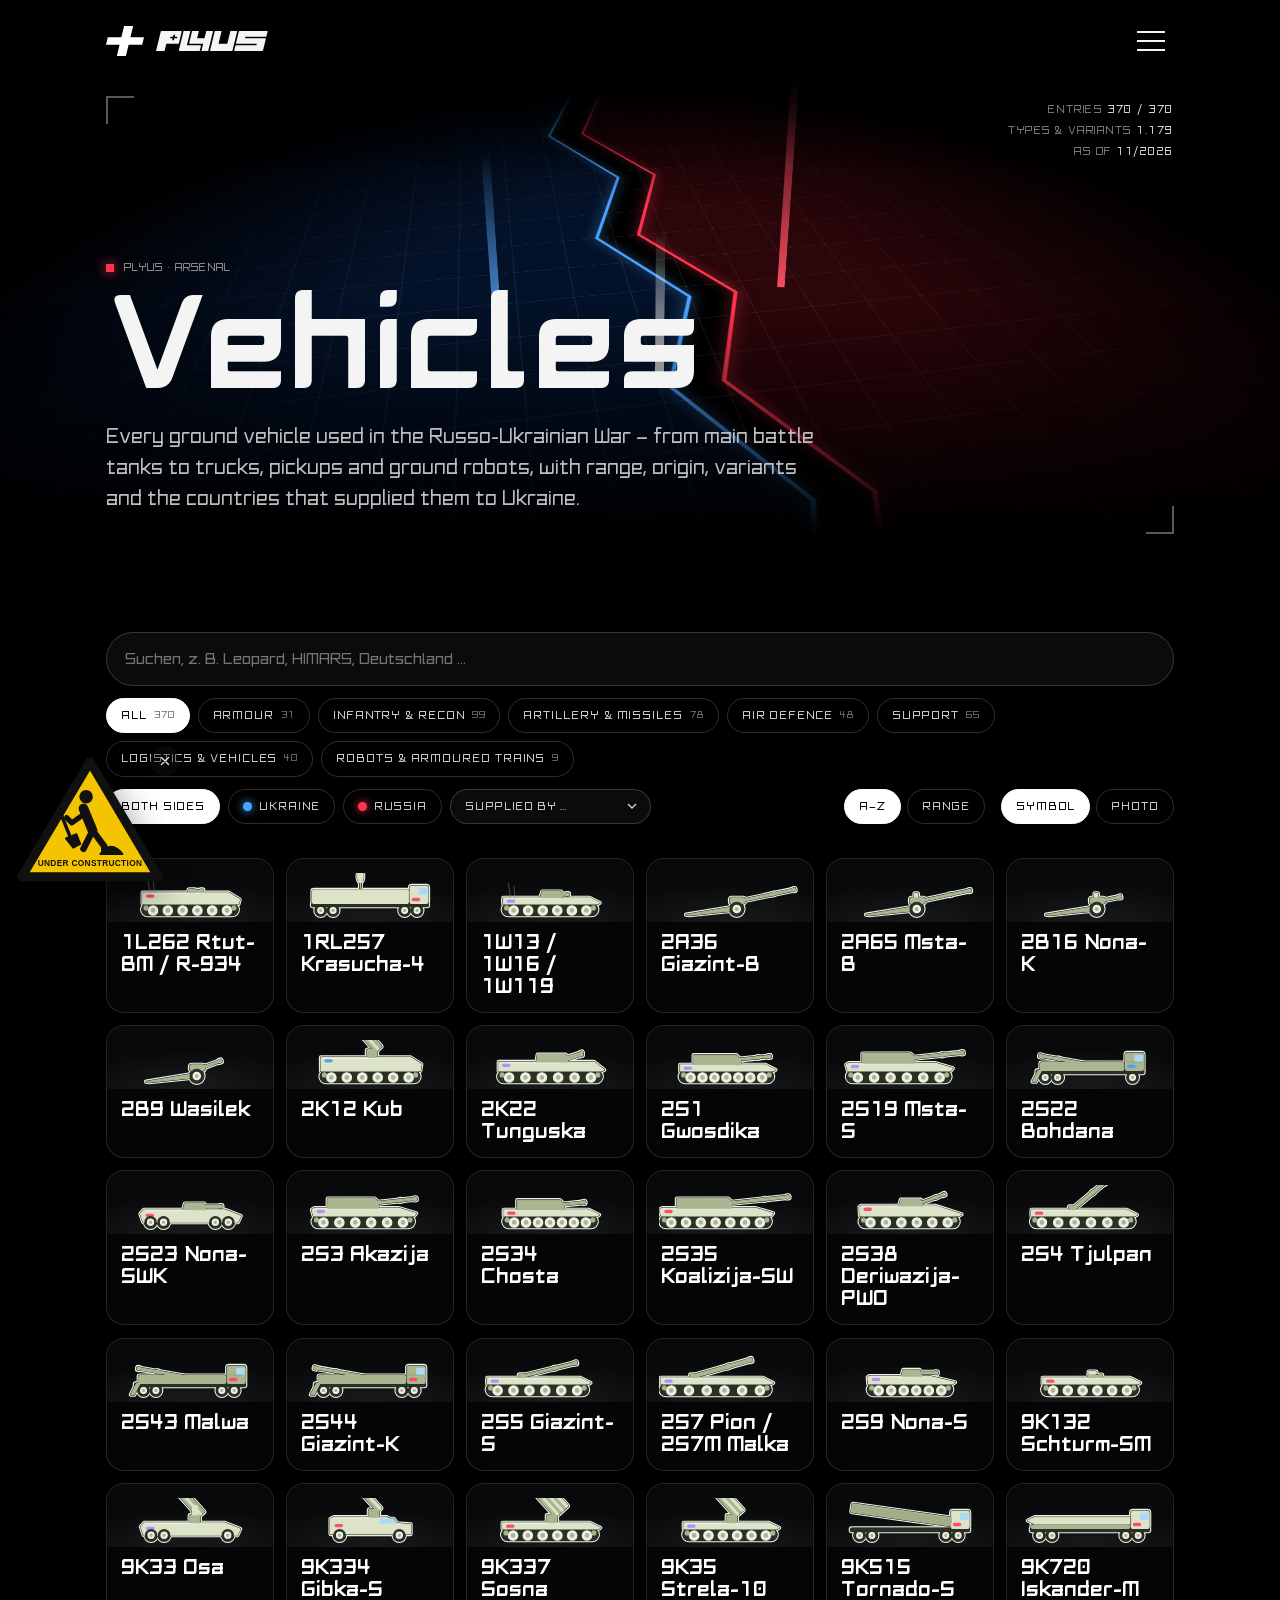
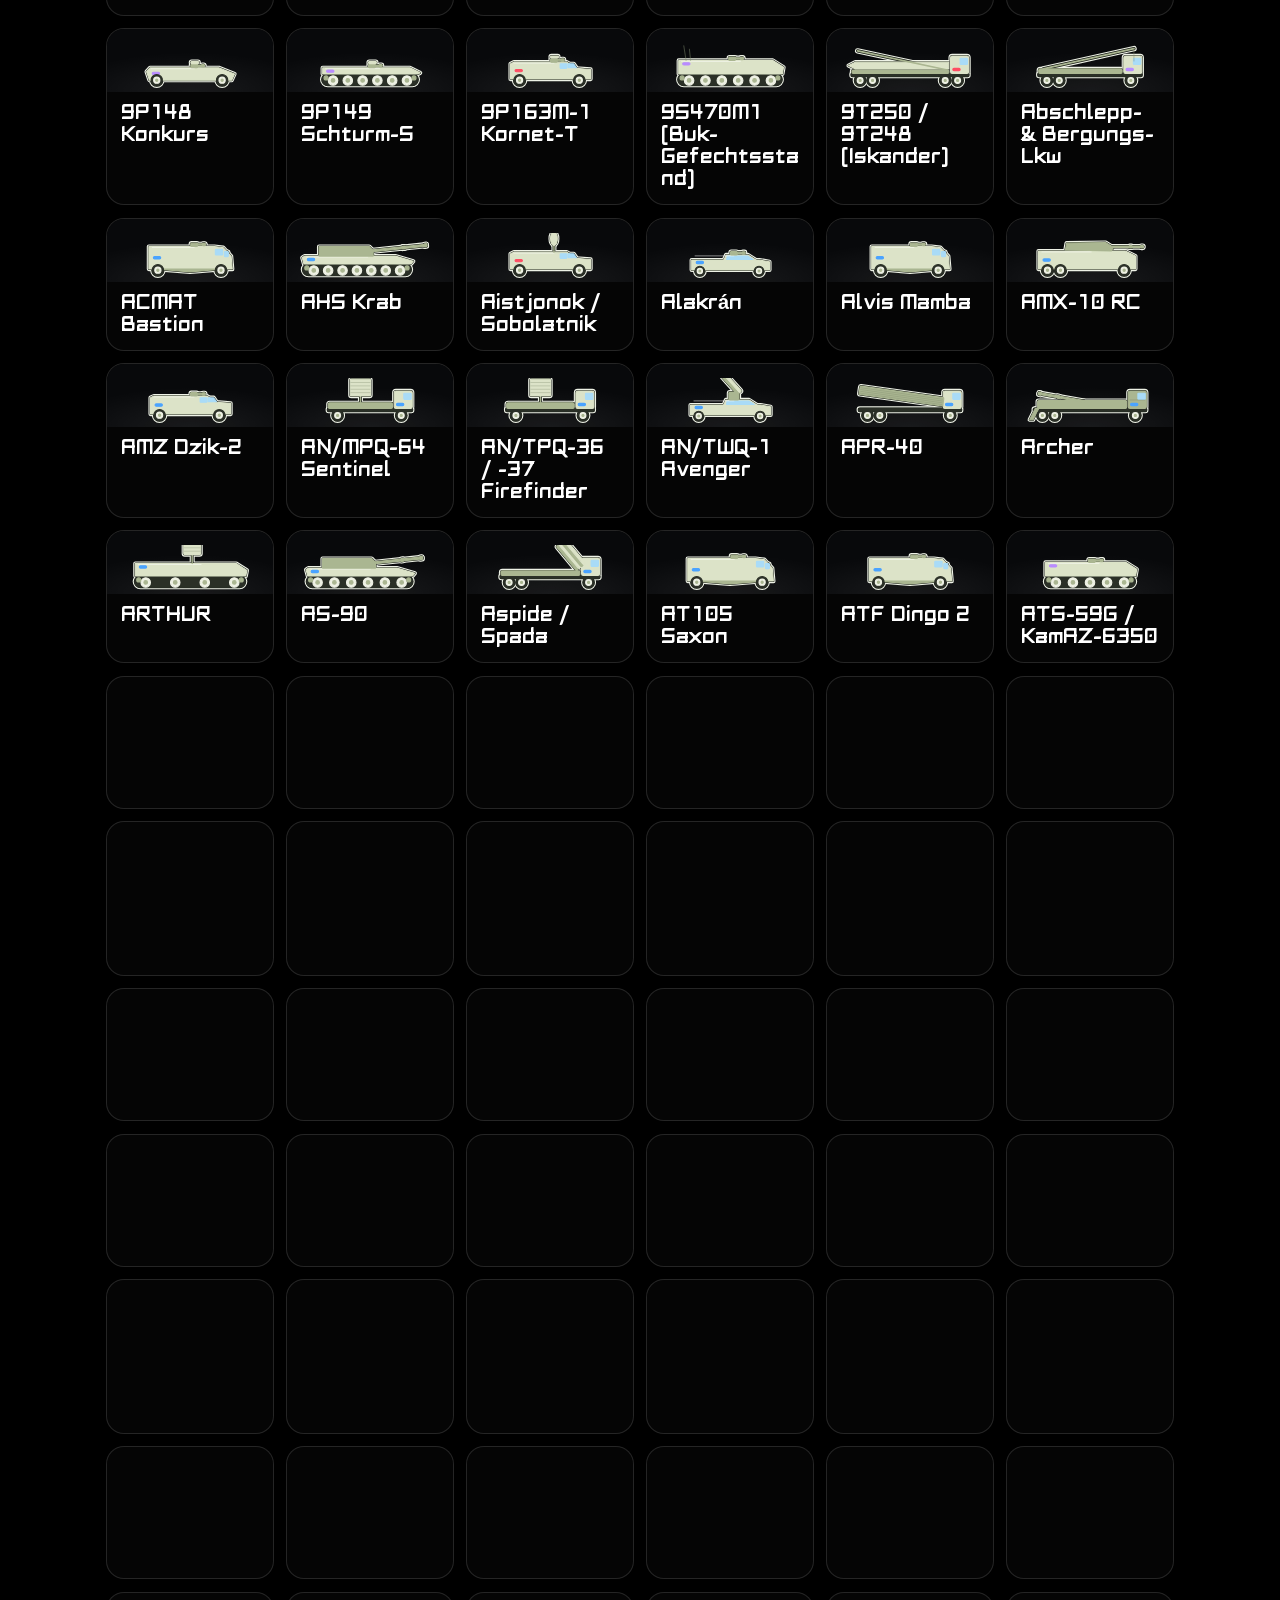
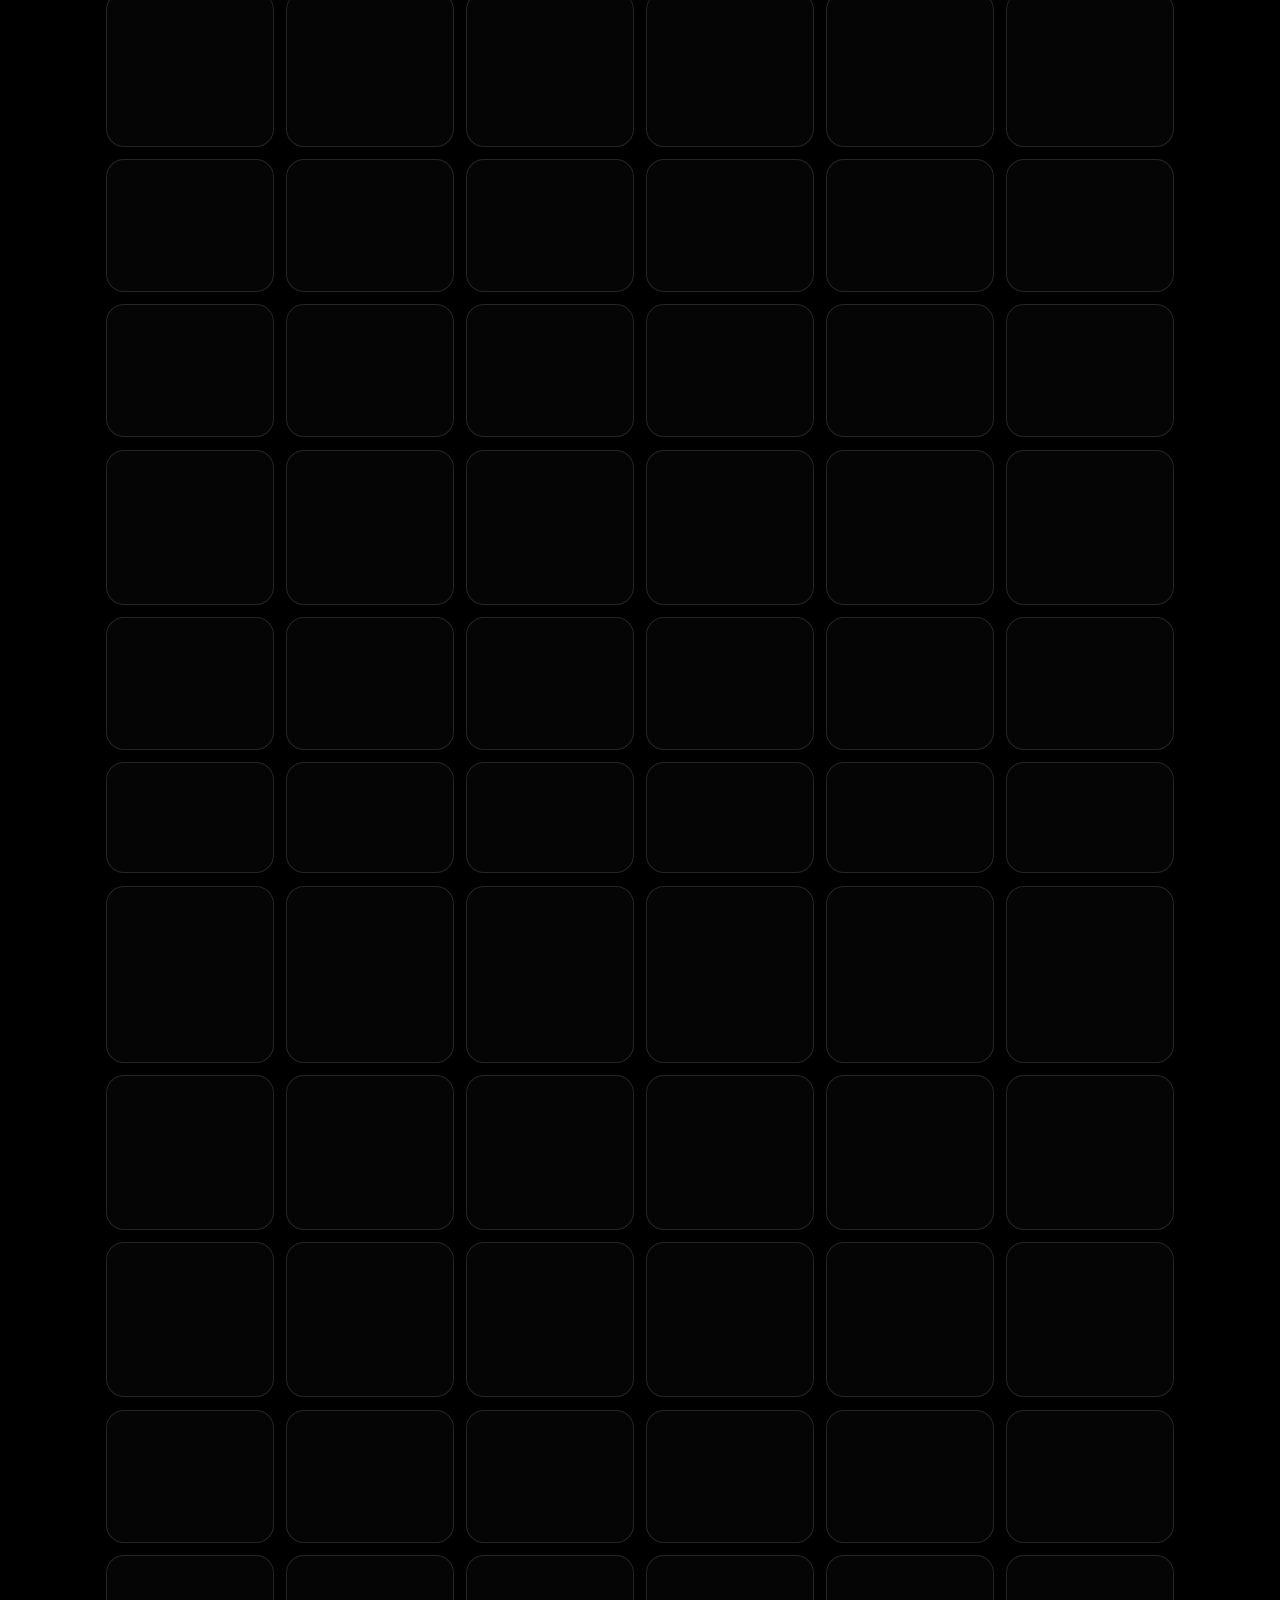
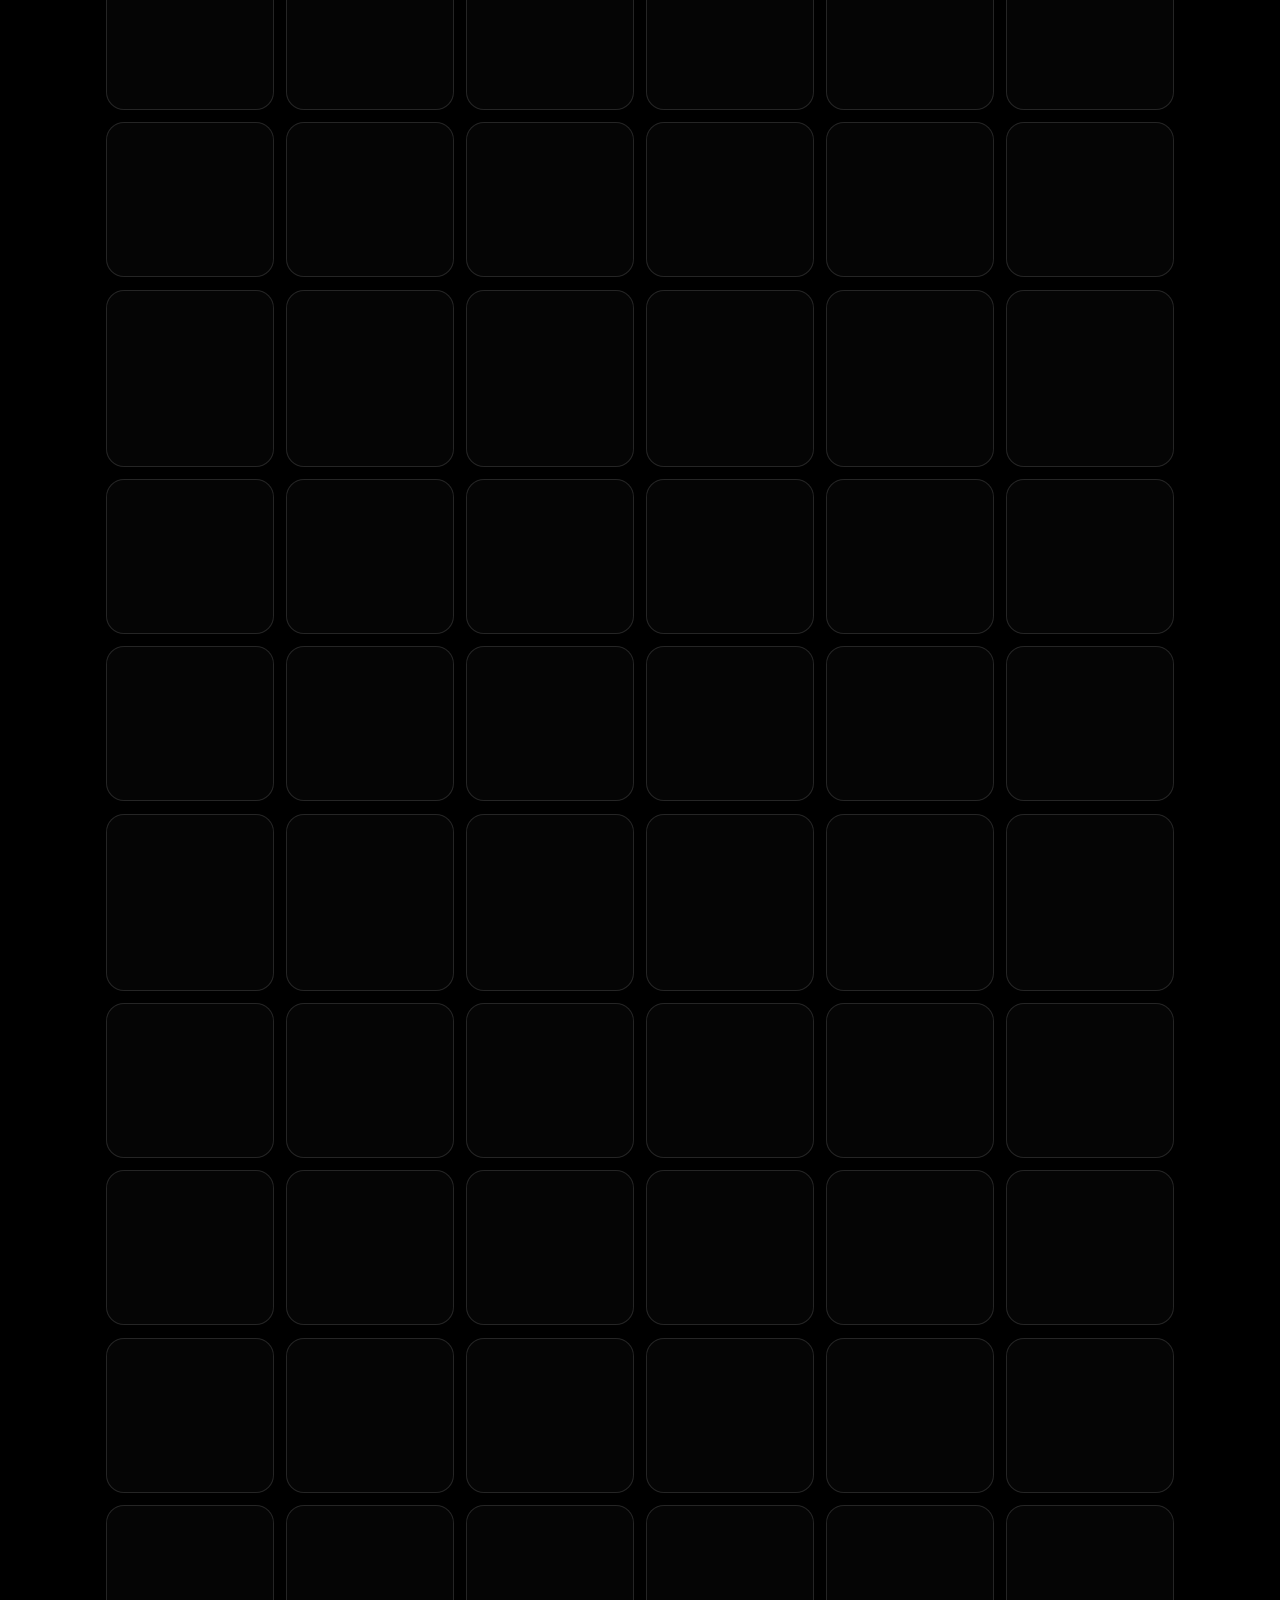
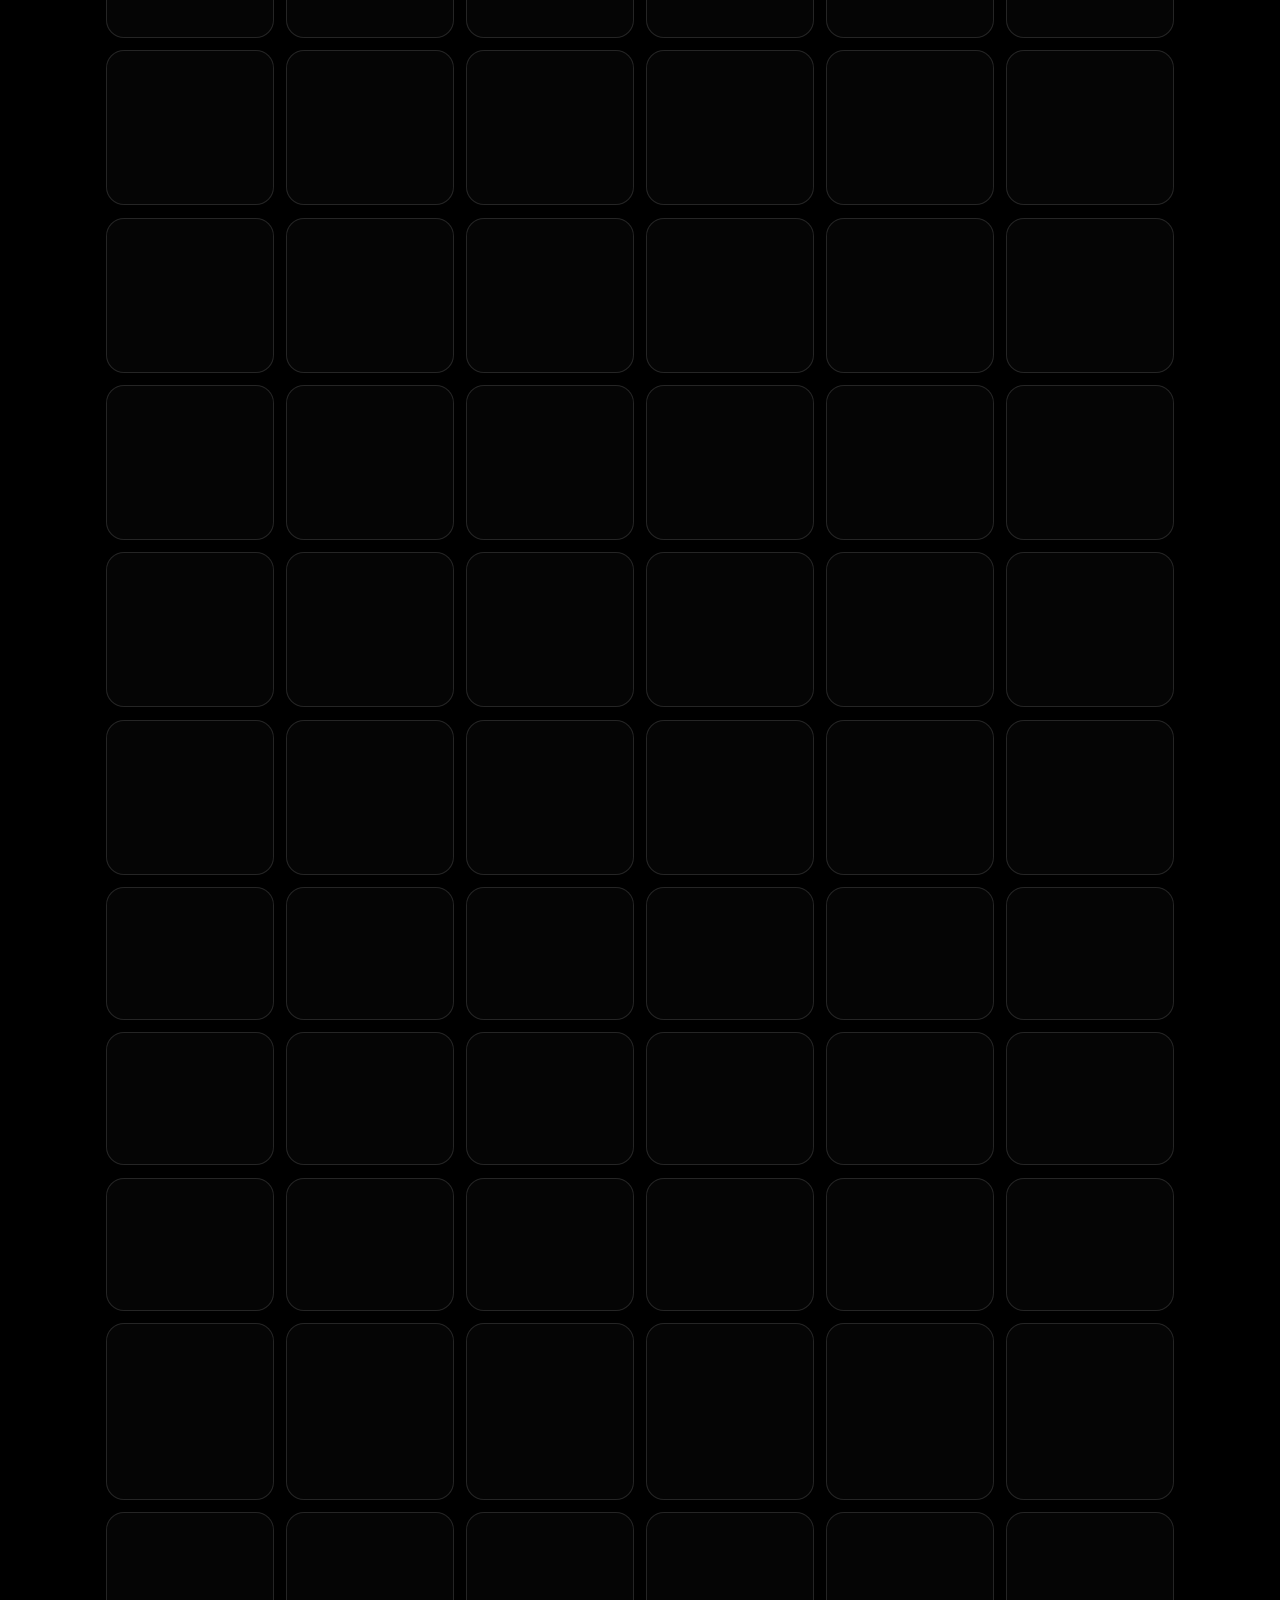
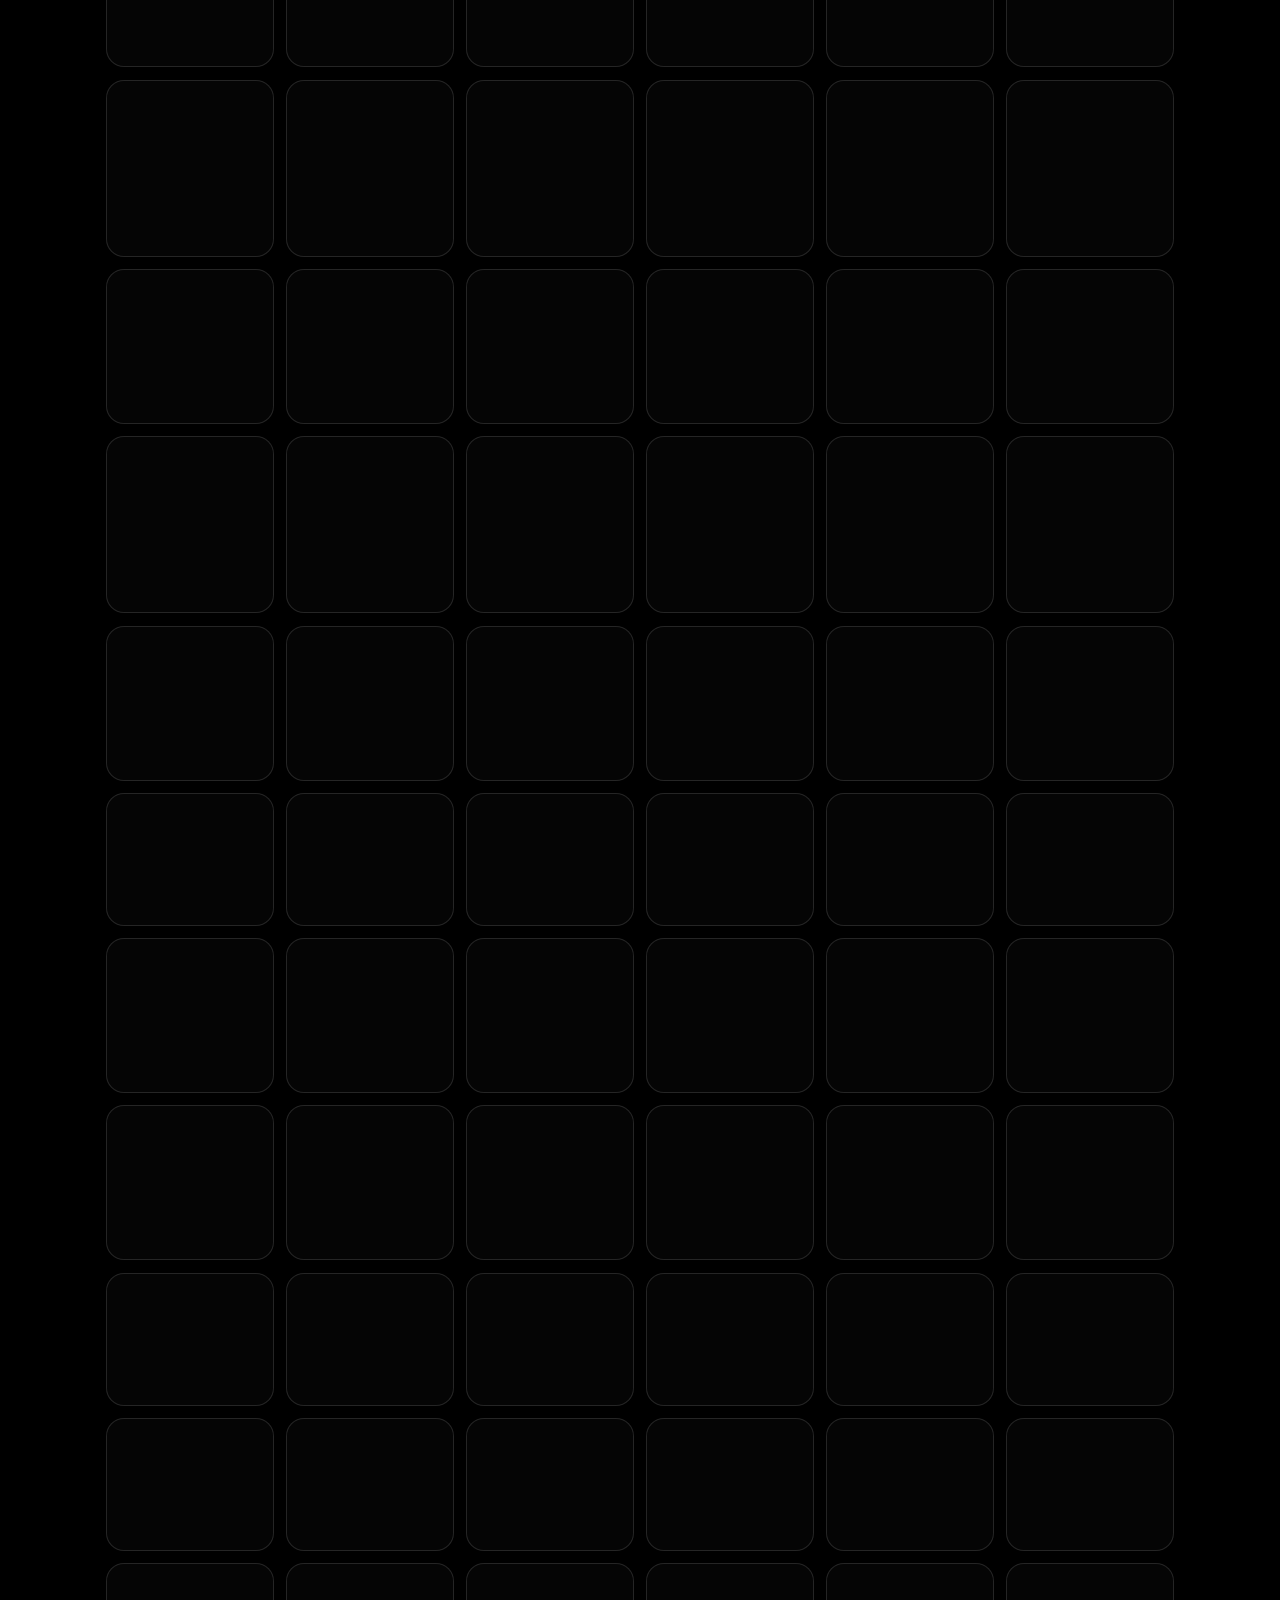
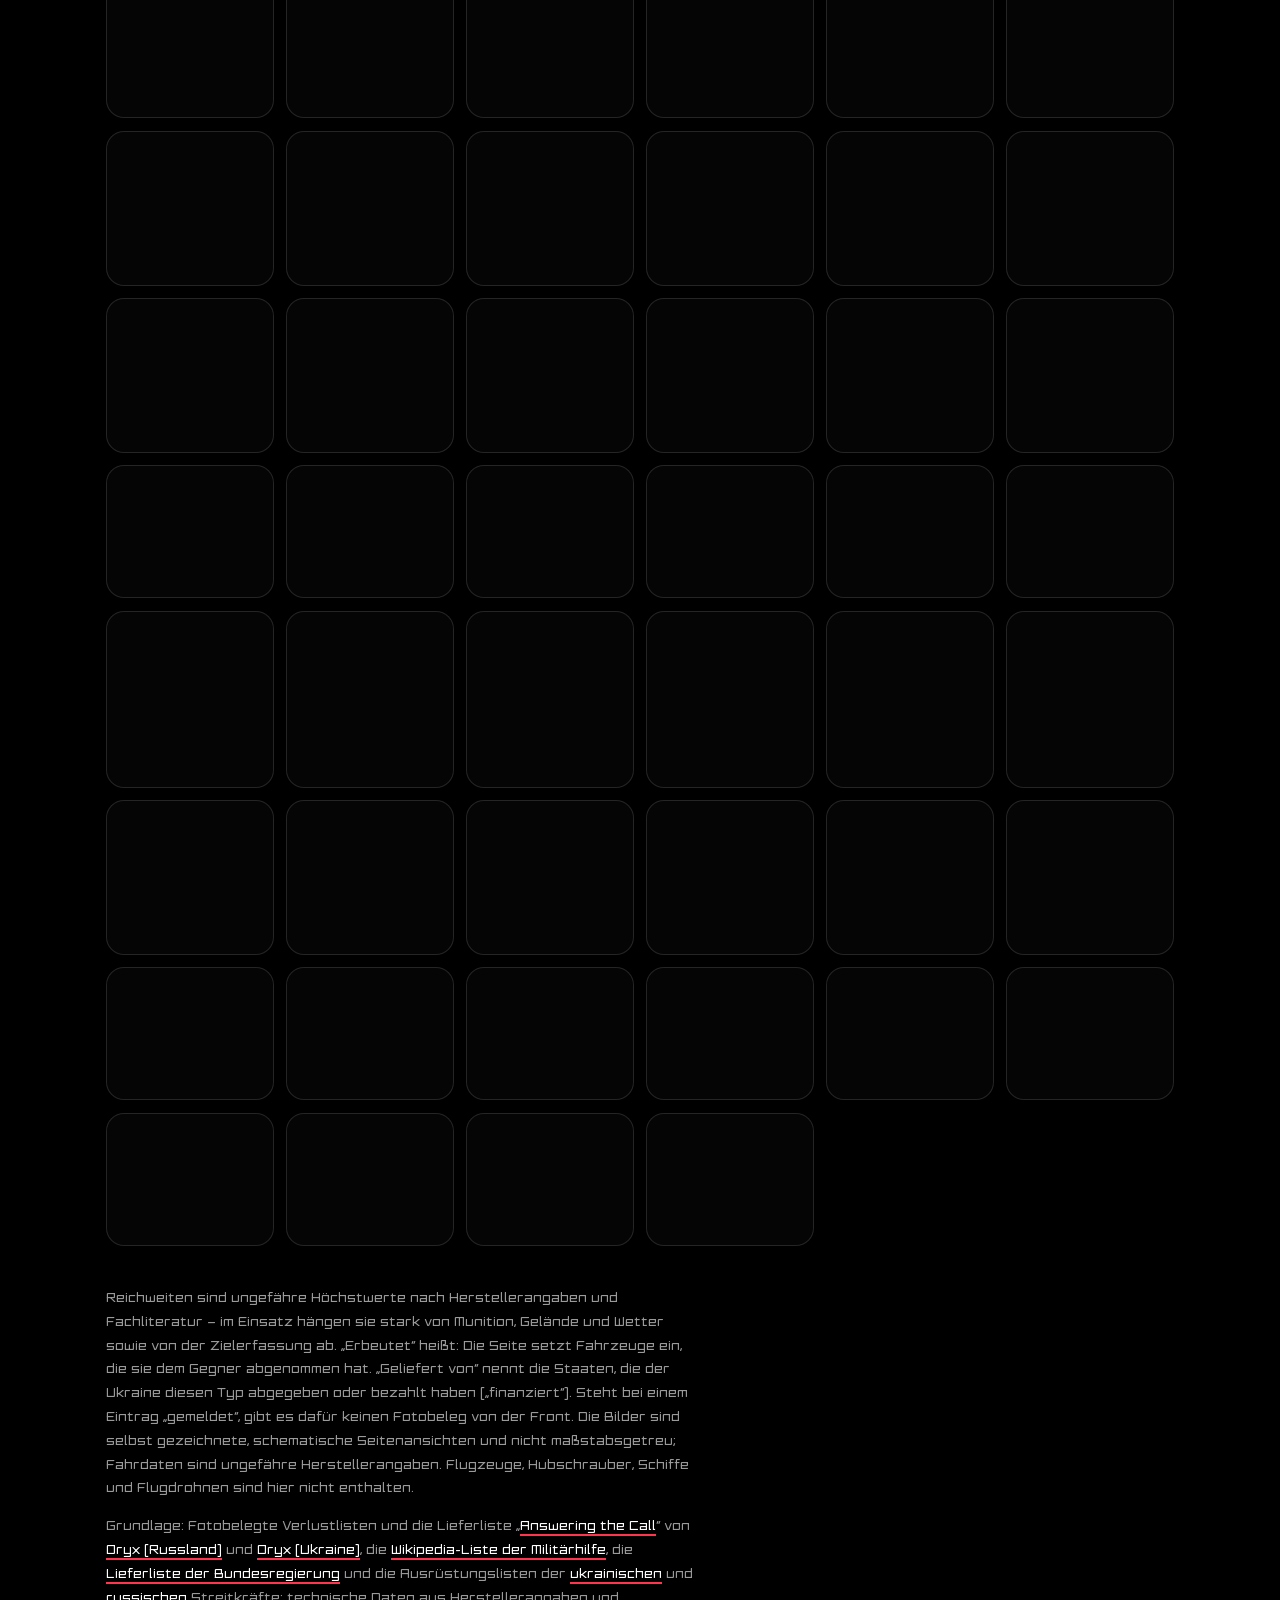
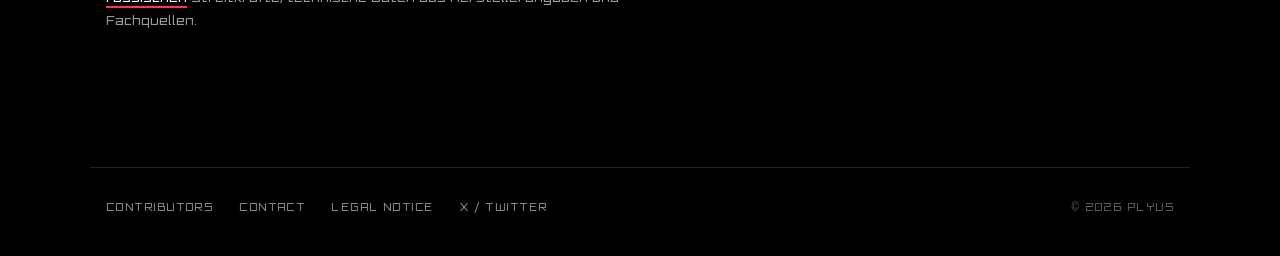
<file: fahrzeuge.html>
<!doctype html>
<html lang="de">
<head>
<meta charset="utf-8">
<meta name="viewport" content="width=device-width,initial-scale=1,viewport-fit=cover">
<meta name="theme-color" content="#000000">
<title>Fahrzeuge · Plyus</title>
<meta name="description" content="Alle Bodenfahrzeuge im Russland-Ukraine-Krieg: Kategorien, Reichweite, Herkunft, Varianten und Geberländer der Ukraine.">
<link rel="icon" type="image/png" href="bild/favicon.png?v=3">
<link rel="apple-touch-icon" href="bild/icon-180.png?v=3">
<link rel="stylesheet" href="style.css?v=202611271837">
<link rel="stylesheet" href="seiten.css?v=202611271837">
<script src="lang.js?v=202611271837" defer></script>
<style>
.fz-leiste{position:sticky;top:0;z-index:5;display:flex;flex-direction:column;gap:12px;padding:14px 0 16px;margin-bottom:18px;background:linear-gradient(#000 80%,rgba(0,0,0,0))}
#fzSuche{width:100%;padding:14px 18px;border:1px solid rgba(255,255,255,.18);border-radius:999px!important;background:#0b0b0b;color:#fff;font:inherit;font-size:16px;outline:none}
#fzSuche:focus{border-color:rgba(255,255,255,.6)}
.fz-chips{display:flex;flex-wrap:wrap;gap:8px;align-items:center}
.fz-chips button{padding:8px 14px;border:1px solid rgba(255,255,255,.18);border-radius:999px!important;background:none;color:#cfcfcf;font-family:var(--mono);font-size:11.5px;letter-spacing:.08em;text-transform:uppercase;cursor:pointer;display:inline-flex;align-items:center;gap:7px}
.fz-chips button:hover{border-color:rgba(255,255,255,.55)}
.fz-chips button.on{background:#fff;color:#000;border-color:#fff}
.fz-sort{margin-left:auto;display:flex;gap:6px}
.fz-chips.sub{gap:6px}.fz-chips.sub button{padding:6px 11px;font-size:10.5px;color:#a8a8a8}.fz-chips.sub[hidden]{display:none}
.fz-chips button small{opacity:.55;font-size:10px}
#fzGeber{padding:8px 34px 8px 14px;border:1px solid rgba(255,255,255,.18);border-radius:999px!important;background:#0b0b0b url("data:image/svg+xml,%3Csvg xmlns='http://www.w3.org/2000/svg' viewBox='0 0 10 6'%3E%3Cpath d='M1 1l4 4 4-4' fill='none' stroke='%23cfcfcf' stroke-width='1.4'/%3E%3C/svg%3E") no-repeat right 13px center/10px;color:#cfcfcf;font-family:var(--mono);font-size:11.5px;letter-spacing:.06em;text-transform:uppercase;appearance:none;cursor:pointer;max-width:100%}
#fzGeber.on{background-color:#fff;color:#000;border-color:#fff}
.pk{display:inline-block;width:9px;height:9px;border-radius:50%!important}
.pk.ua{background:#4aa3ff;box-shadow:0 0 8px #4aa3ff}.pk.ru{background:#ff3550;box-shadow:0 0 8px #ff3550}
.fz-liste{display:grid;grid-template-columns:repeat(auto-fill,minmax(150px,1fr));gap:12px}
.fz-k{content-visibility:auto;contain-intrinsic-size:auto 150px;display:flex;flex-direction:column;border:1px solid rgba(255,255,255,.13);border-radius:18px!important;background:#050505;overflow:hidden;color:#fff;text-decoration:none;transition:border-color .2s,transform .2s}
.fz-k:hover,.fz-k:focus-visible{border-color:rgba(255,255,255,.4);transform:translateY(-2px)}
.fz-bild{padding:14px 12px 2px;background:radial-gradient(110% 90% at 50% 100%,rgba(255,255,255,.07),transparent 70%),#08090b}
.fz-bild svg{display:block;width:100%;height:auto;aspect-ratio:3/1}
.fz-k h3{margin:0;padding:10px 14px 14px;font-family:var(--korn);font-size:clamp(17px,1.7vw,20px);line-height:1.1;overflow-wrap:anywhere}
/* Ansicht „Bild“: Foto aus dem Wikipedia-Artikel statt Zeichnung (ohne Foto bleibt die Zeichnung) */
.fz-ansicht{margin-left:8px}
.fz-liste.foto .fz-bild{position:relative;display:grid;place-items:center;aspect-ratio:4/3;padding:0;overflow:hidden}
.fz-liste.foto .fz-bild svg{width:82%}
.fz-bild img{position:absolute;inset:0;width:100%;height:100%;object-fit:cover;opacity:0;transition:opacity .4s}
.fz-bild img.da{opacity:1}
.fz-liste:not(.foto) .fz-bild img{display:none}
.fz-leer{grid-column:1/-1;padding:40px 0;text-align:center;color:#8a8a8a}
.fz-hinweis{margin-top:40px;font-size:14px!important;color:#9a9a9a!important}
@media (max-width:640px){.fz-sort{margin-left:0}.fz-leiste{position:static}.fz-chips{flex-wrap:nowrap;overflow-x:auto;scrollbar-width:none;margin:0 -16px;padding:0 16px}.fz-chips button{flex:none}#fzSeite{flex-wrap:wrap;overflow:visible;margin:0;padding:0}}
</style>
</head>
<body>
<script>(function(){ try{ const c = navigator.hardwareConcurrency || 8, m = navigator.deviceMemory || 8; if(c <= 4 || m <= 4 || matchMedia("(hover:none),(pointer:coarse)").matches) document.documentElement.classList.add("lite"); }catch(e){} })();</script>
<header class="kopf"><a class="logo" href="./" aria-label="Plyus"><img src="bild/logo.svg?v=3" alt=""><svg class="szug-k" viewBox="0 0 558.8 100" fill="currentColor" fill-rule="evenodd" aria-hidden="true"><g transform="matrix(1.22 0 -0.244 1 24.4 0)"><path d="M0.0 2.2Q0.0 0.0 2.2 0.0L81.8 0.0Q86.0 0.0 86.0 4.2L86.0 60.7Q86.0 64.3 82.4 64.3L35.4 64.3Q35.0 64.3 35.0 64.8L35.0 100.0L0.0 100.0ZM55.5 18.2L62.5 18.2L62.5 28.7L73.0 28.7L73.0 35.7L62.5 35.7L62.5 46.2L55.5 46.2L55.5 35.7L45.0 35.7L45.0 28.7L55.5 28.7Z"/><path d="M93.0 0.0L121.0 0.0L121.0 70.9Q121.0 71.3 121.4 71.3L177.2 71.3Q179.0 71.3 179.0 73.2L179.0 100.0L97.2 100.0Q93.0 100.0 93.0 95.8Z"/><path d="M128.0 0.0L156.0 0.0L156.0 35.3Q156.0 36.0 156.7 36.0L185.3 36.0Q186.0 36.0 186.0 35.3L186.0 0.0L214.0 0.0L214.0 100.0L186.0 100.0L186.0 64.8Q186.0 64.3 185.6 64.3L131.9 64.3Q128.0 64.3 128.0 60.4Z"/><path d="M221.0 0.0L249.0 0.0L249.0 63.5Q249.0 64.3 249.8 64.3L284.2 64.3Q285.0 64.3 285.0 63.5L285.0 0.0L313.0 0.0L313.0 95.8Q313.0 100.0 308.8 100.0L225.2 100.0Q221.0 100.0 221.0 95.8Z"/><path d="M320.0 3.4Q320.0 0.0 323.4 0.0L436.0 0.0Q438.0 0.0 438.0 2.0L438.0 26.7Q438.0 28.7 436.0 28.7L352.5 28.7Q352.0 28.7 352.0 29.2L352.0 35.2Q352.0 35.7 352.5 35.7L434.9 35.7Q438.0 35.7 438.0 38.7L438.0 96.1Q438.0 100.0 434.1 100.0L322.0 100.0Q320.0 100.0 320.0 98.0L320.0 73.3Q320.0 71.3 322.0 71.3L405.5 71.3Q406.0 71.3 406.0 70.8L406.0 64.8Q406.0 64.3 405.5 64.3L323.1 64.3Q320.0 64.3 320.0 61.3Z"/></g></svg></a><button class="burger" id="burger" aria-label="Menü öffnen" aria-expanded="false"><i></i><i></i><i></i></button></header>
<div class="menu" id="menu" hidden>
  <div class="sprachwahl" role="group" aria-label="Sprache"><button data-sprache="de" data-nolang>DE</button><button data-sprache="en" data-nolang>EN</button></div>
  <button class="menu-x" id="menuX" aria-label="Menü schließen"><svg viewBox="0 0 28 28"><path d="M2 2l24 24M26 2L2 26"/></svg></button>
  <nav>
    <a href="karte.html"><svg viewBox="0 0 24 24" aria-hidden="true"><path d="M3 6.5l6-2.5 6 2.5 6-2.5v13.5l-6 2.5-6-2.5-6 2.5z"/><path d="M9 4v13.5M15 6.5V20"/></svg><b>Karte</b></a>
    <span class="aus"><svg viewBox="0 0 24 24" aria-hidden="true"><circle cx="5.5" cy="5.5" r="2.5"/><circle cx="18.5" cy="5.5" r="2.5"/><circle cx="5.5" cy="18.5" r="2.5"/><circle cx="18.5" cy="18.5" r="2.5"/><path d="M7.5 7.5l2.5 2.5M16.5 7.5L14 10M7.5 16.5l2.5-2.5M16.5 16.5L14 14"/><rect x="10" y="10" width="4" height="4" rx="1"/></svg><b>Drohnenkarte</b><em>in Arbeit</em></span>
    <a href="blog.html"><svg viewBox="0 0 24 24" aria-hidden="true"><path d="M5 3h10l4 4v14H5z"/><path d="M15 3v4h4M8.5 11h7M8.5 14.5h7M8.5 18h4"/></svg><b>Blog</b></a>
    <span class="aus"><svg viewBox="0 0 24 24" aria-hidden="true" class="f"><path d="M21.5 4.2L2.9 11.4c-.9.4-.9 1.6.1 1.9l4.6 1.4 1.8 5.6c.3.8 1.3 1 1.9.4l2.6-2.5 4.7 3.5c.7.5 1.7.1 1.9-.7L23 5.4c.2-.9-.7-1.6-1.5-1.2zM9.8 14.6l-.4 3.6-1.3-4.3 9.6-6.3-7.9 7z"/></svg><b>Telegram</b><em>folgt</em></span>
    <a href="https://x.com/plyusmap" target="_blank" rel="noopener"><svg viewBox="0 0 24 24" aria-hidden="true" class="f"><path d="M17.8 3h3.1l-6.8 7.8L22 21h-6.2l-4.9-6.4L5.3 21H2.2l7.3-8.3L1.9 3h6.4l4.4 5.8L17.8 3zm-1.1 16.2h1.7L7.4 4.7H5.6l11.1 14.5z"/></svg><b>Twitter</b><em data-nolang>@plyusmap</em></a>
    <a href="fahrzeuge.html"><svg viewBox="0 0 24 24" aria-hidden="true"><path d="M2.5 15.5h19l-2 3.5h-15z"/><path d="M5 15.5V12h11l2.5 3.5M9 12V9h5.5v3M14.5 10h7"/></svg><b>Fahrzeuge</b></a>
  </nav>
  <div class="menu-logo"><a class="menu-heim" href="./" aria-label="Plyus – Startseite"><svg class="szug-k" viewBox="0 0 558.8 100" fill="currentColor" fill-rule="evenodd" aria-hidden="true"><g transform="matrix(1.22 0 -0.244 1 24.4 0)"><path d="M0.0 2.2Q0.0 0.0 2.2 0.0L81.8 0.0Q86.0 0.0 86.0 4.2L86.0 60.7Q86.0 64.3 82.4 64.3L35.4 64.3Q35.0 64.3 35.0 64.8L35.0 100.0L0.0 100.0ZM55.5 18.2L62.5 18.2L62.5 28.7L73.0 28.7L73.0 35.7L62.5 35.7L62.5 46.2L55.5 46.2L55.5 35.7L45.0 35.7L45.0 28.7L55.5 28.7Z"/><path d="M93.0 0.0L121.0 0.0L121.0 70.9Q121.0 71.3 121.4 71.3L177.2 71.3Q179.0 71.3 179.0 73.2L179.0 100.0L97.2 100.0Q93.0 100.0 93.0 95.8Z"/><path d="M128.0 0.0L156.0 0.0L156.0 35.3Q156.0 36.0 156.7 36.0L185.3 36.0Q186.0 36.0 186.0 35.3L186.0 0.0L214.0 0.0L214.0 100.0L186.0 100.0L186.0 64.8Q186.0 64.3 185.6 64.3L131.9 64.3Q128.0 64.3 128.0 60.4Z"/><path d="M221.0 0.0L249.0 0.0L249.0 63.5Q249.0 64.3 249.8 64.3L284.2 64.3Q285.0 64.3 285.0 63.5L285.0 0.0L313.0 0.0L313.0 95.8Q313.0 100.0 308.8 100.0L225.2 100.0Q221.0 100.0 221.0 95.8Z"/><path d="M320.0 3.4Q320.0 0.0 323.4 0.0L436.0 0.0Q438.0 0.0 438.0 2.0L438.0 26.7Q438.0 28.7 436.0 28.7L352.5 28.7Q352.0 28.7 352.0 29.2L352.0 35.2Q352.0 35.7 352.5 35.7L434.9 35.7Q438.0 35.7 438.0 38.7L438.0 96.1Q438.0 100.0 434.1 100.0L322.0 100.0Q320.0 100.0 320.0 98.0L320.0 73.3Q320.0 71.3 322.0 71.3L405.5 71.3Q406.0 71.3 406.0 70.8L406.0 64.8Q406.0 64.3 405.5 64.3L323.1 64.3Q320.0 64.3 320.0 61.3Z"/></g></svg></a><p class="menu-klein"><a href="mitwirkende.html">Mitwirkende</a><a href="kontakt.html">Kontakt</a><a href="impressum.html">Impressum</a></p></div>
</div>
<section class="sk-held">
  <div class="sk-szene" aria-hidden="true"><div class="sk-boden" style="--rz:-10deg"><div class="sk-gitter"></div><svg class="front" viewBox="0 0 1800 1800"><path class="zone-r" d="M1800 0V1800H1060L1010 1600L1070 1440L990 1300L1040 1150L960 1000L1010 860L930 720L980 560L900 400L950 230L880 0Z"/><path class="zone-b" d="M0 0H830L900 230L850 400L930 560L880 720L960 860L910 1000L990 1150L940 1300L1020 1440L960 1600L1010 1800H0Z"/><path d="M880 0L950 230L900 400L980 560L930 720L1010 860L960 1000L1040 1150L990 1300L1070 1440L1010 1600L1060 1800"/><path class="ua" d="M830 0L900 230L850 400L930 560L880 720L960 860L910 1000L990 1150L940 1300L1020 1440L960 1600L1010 1800"/></svg><div class="ding" style="--x:760px;--y:900px"><span class="saeule ua" style="--h:200px;--d:0.2s"></span></div><div class="ding" style="--x:1060px;--y:860px"><span class="saeule " style="--h:240px;--d:0.5s"></span></div><div class="ding" style="--x:900px;--y:1000px"><span class="saeule w" style="--h:160px;--d:0.8s"></span></div></div></div>
  <span class="brk a" aria-hidden="true"></span><span class="brk b" aria-hidden="true"></span>
  <div class="hud" aria-hidden="true">Einträge <b id="fzAnzahl">–</b><br>Typen &amp; Varianten <b id="fzVar">–</b><br>Stand <b>11/2026</b></div>
  <div class="sk-titel"><span class="eyebrow"><i></i><span>Plyus · Arsenal</span></span><h1>Fahrzeuge</h1><p>Alle Bodenfahrzeuge, die im Russland-Ukraine-Krieg eingesetzt werden – vom Kampfpanzer über Lkw und Pick-ups bis zum Bodenroboter, mit Reichweite, Herkunft, Varianten und den Ländern, die sie der Ukraine geliefert haben.</p></div>
</section>
<main class="sk-inhalt fz">
  <div class="fz-leiste">
    <input id="fzSuche" type="search" placeholder="Suchen, z. B. Leopard, HIMARS, Deutschland …" aria-label="Fahrzeuge suchen">
    <div class="fz-chips" id="fzGruppe"></div>
    <div class="fz-chips sub" id="fzTyp" hidden></div>
    <div class="fz-chips" id="fzSeite">
      <button data-s="" class="on">Beide Seiten</button><button data-s="ua"><i class="pk ua"></i>Ukraine</button><button data-s="ru"><i class="pk ru"></i>Russland</button>
      <select id="fzGeber" aria-label="Geliefert von"><option value="">Geliefert von …</option></select>
      <span class="fz-sort" id="fzOrd"><button data-o="name" class="on">A–Z</button><button data-o="km">Reichweite</button></span>
      <span class="fz-sort fz-ansicht" id="fzAnsicht" role="group" aria-label="Ansicht"><button data-a="symbol" class="on">Symbol</button><button data-a="bild">Bild</button></span>
    </div>
  </div>
  <div class="fz-liste" id="fzListe"></div>
  <div class="sk-text fz-hinweis"><p>Reichweiten sind ungefähre Höchstwerte nach Herstellerangaben und Fachliteratur – im Einsatz hängen sie stark von Munition, Gelände und Wetter sowie von der Zielerfassung ab. „Erbeutet“ heißt: Die Seite setzt Fahrzeuge ein, die sie dem Gegner abgenommen hat. „Geliefert von“ nennt die Staaten, die der Ukraine diesen Typ abgegeben oder bezahlt haben („finanziert“). Steht bei einem Eintrag „gemeldet“, gibt es dafür keinen Fotobeleg von der Front. Die Bilder sind selbst gezeichnete, schematische Seitenansichten und nicht maßstabsgetreu; Fahrdaten sind ungefähre Herstellerangaben. Flugzeuge, Hubschrauber, Schiffe und Flugdrohnen sind hier nicht enthalten.</p>
  <p>Grundlage: Fotobelegte Verlustlisten und die Lieferliste „<a href="https://www.oryxspioenkop.com/2022/04/answering-call-heavy-weaponry-supplied.html" target="_blank" rel="noopener">Answering the Call</a>“ von <a href="https://www.oryxspioenkop.com/2022/02/attack-on-europe-documenting-equipment.html" target="_blank" rel="noopener">Oryx (Russland)</a> und <a href="https://www.oryxspioenkop.com/2022/02/attack-on-europe-documenting-ukrainian.html" target="_blank" rel="noopener">Oryx (Ukraine)</a>, die <a href="https://en.wikipedia.org/wiki/List_of_military_aid_to_Ukraine_during_the_Russo-Ukrainian_war" target="_blank" rel="noopener">Wikipedia-Liste der Militärhilfe</a>, die <a href="https://www.bundesregierung.de/breg-de/themen/krieg-in-der-ukraine/lieferungen-ukraine-2054514" target="_blank" rel="noopener">Lieferliste der Bundesregierung</a> und die Ausrüstungslisten der <a href="https://en.wikipedia.org/wiki/List_of_equipment_of_the_Armed_Forces_of_Ukraine" target="_blank" rel="noopener">ukrainischen</a> und <a href="https://en.wikipedia.org/wiki/List_of_equipment_of_the_Russian_Ground_Forces" target="_blank" rel="noopener">russischen</a> Streitkräfte; technische Daten aus Herstellerangaben und Fachquellen.</p></div>
</main>
<footer class="sk-fuss"><a href="mitwirkende.html">Mitwirkende</a><a href="kontakt.html">Kontakt</a><a href="impressum.html">Impressum</a><a href="https://x.com/plyusmap" target="_blank" rel="noopener">X / Twitter</a><span class="r">© <span id="jahr">2026</span> Plyus</span></footer>

<script src="fz-bild.js?v=202611271837"></script>
<script>
(function(){
  const nf = new Intl.NumberFormat("de-DE", {maximumFractionDigits:1});
  let D = null, ALLE = [], gruppe = "", typ = "", seite = "", geber = "", ord = "name", q = "";
  const esc = s=>String(s).replace(/[&<>"]/g, c=>({"&":"&amp;","<":"&lt;",">":"&gt;",'"':"&quot;"}[c]));
  const land = g=>g.replace(/ \(.*\)$/, "");
  const label = f=>D.typen[f.typ].l;
  const modName = m=>typeof m === "string" ? m : m.n;
  const bild = f=>{ const m = (f.mod || [])[0]; return window.FzBild(Object.assign({}, f.b, typeof m === "object" && m.b || {}), f.seite.length > 1 ? "beide" : f.seite[0]); };
  const seiteUrl = f=>"fahrzeug.html?n=" + encodeURIComponent(f.n);
  const passt = f=>(!gruppe || D.typen[f.typ].g === gruppe) && (!typ || f.typ === typ) && (!seite || f.seite.includes(seite)) &&
    (!geber || (f.geber || []).some(g=>land(g) === geber)) &&
    (!q || [f.n, f.hersteller, f.land, f.nutzer, label(f), (f.mod || []).map(modName).join(" "), f.a || "", (f.geber || []).join(" ")].join(" ").toLowerCase().includes(q));
  const knopf = (attr, v, text, n, an)=>`<button data-${attr}="${v}"${an ? ' class="on"' : ""}>${text}${n != null ? ` <small>${n}</small>` : ""}</button>`;
  function chipsBauen(){
    const zahl = k=>ALLE.filter(f=>D.typen[f.typ].g === k).length;
    document.getElementById("fzGruppe").innerHTML = knopf("g", "", "Alle", ALLE.length, !gruppe) +
      Object.entries(D.gruppen).map(([k, l])=>knopf("g", k, esc(l), zahl(k), gruppe === k)).join("");
    const sub = document.getElementById("fzTyp");
    sub.hidden = !gruppe;
    sub.innerHTML = gruppe ? knopf("t", "", "Alle", null, !typ) + Object.entries(D.typen).filter(([, t])=>t.g === gruppe)
      .map(([k, t])=>knopf("t", k, esc(t.l), ALLE.filter(f=>f.typ === k).length, typ === k)).join("") : "";
  }
  function zeichnen(){
    const L = ALLE.filter(passt);
    L.sort(ord === "km" ? (a,b)=>b.km - a.km || a.n.localeCompare(b.n, "de") : (a,b)=>a.n.localeCompare(b.n, "de"));
    const liste = document.getElementById("fzListe");
    liste.innerHTML = L.length ? L.map(f=>`<a class="fz-k" href="${seiteUrl(f)}"${f.wiki || f.bsp ? ` data-w="${esc(f.wiki || f.bsp)}"` : ""}>
        <div class="fz-bild">${bild(f)}</div><h3 data-nolang>${esc(f.n)}</h3></a>`).join("") : '<div class="fz-leer">Nichts gefunden.</div>';
    if(ansicht === "bild") fotosBeobachten();
    document.getElementById("fzAnzahl").textContent = L.length + " / " + ALLE.length;
  }
  const chips = (id, attr, set)=>document.getElementById(id).addEventListener("click", e=>{ const b = e.target.closest("button"); if(!b || b.dataset[attr] == null) return;
    set(b.dataset[attr]); chipsBauen(); zeichnen(); });
  chips("fzGruppe", "g", v=>{ gruppe = v; typ = ""; });
  chips("fzTyp", "t", v=>typ = v);
  document.getElementById("fzSeite").addEventListener("click", e=>{ const b = e.target.closest("button[data-s]"); if(!b) return;
    b.parentElement.querySelectorAll("button[data-s]").forEach(x=>x.classList.toggle("on", x === b)); seite = b.dataset.s; zeichnen(); });
  document.getElementById("fzOrd").addEventListener("click", e=>{ const b = e.target.closest("button"); if(!b) return;
    b.parentElement.querySelectorAll("button").forEach(x=>x.classList.toggle("on", x === b)); ord = b.dataset.o; zeichnen(); });
  /* Ansicht Symbol/Bild: Fotos werden erst geladen, wenn eine Karte ins Bild kommt – je bis zu 50 Artikel pro Anfrage */
  const API = "https://en.wikipedia.org/w/api.php?format=json&formatversion=2&origin=*&action=query&redirects=1&prop=pageimages&piprop=thumbnail&pithumbsize=480&titles=";
  const fotoUrl = new Map(), offen = new Set();
  let ansicht = "symbol", warte = 0;
  try{ if(localStorage.getItem("plyus-fz-ansicht") === "bild") ansicht = "bild"; }catch(e){}
  const io = new IntersectionObserver(es=>es.forEach(e=>{ if(!e.isIntersecting) return; io.unobserve(e.target); fotoSetzen(e.target); }), {rootMargin:"300px 0px"});
  function fotoSetzen(k){
    const t = k.dataset.w, url = fotoUrl.get(t);
    if(url === undefined){ offen.add(t); if(!warte) warte = setTimeout(fotosHolen, 120); return; }
    if(!url || k.querySelector(".fz-bild img")) return;
    const img = new Image(); img.alt = ""; img.decoding = "async"; img.referrerPolicy = "no-referrer";
    img.title = "Foto: Wikimedia Commons – Fotograf und Lizenz im Steckbrief";
    img.onload = ()=>img.classList.add("da"); img.src = url; k.querySelector(".fz-bild").appendChild(img);
  }
  function fotosHolen(){
    warte = 0; const titel = [...offen].slice(0, 50); titel.forEach(t=>offen.delete(t)); if(!titel.length) return;
    fetch(API + encodeURIComponent(titel.join("|"))).then(r=>r.json()).then(d=>{
      const q = d.query || {}, zu = {}, url = {};
      [...(q.normalized || []), ...(q.redirects || [])].forEach(n=>{ zu[n.from] = n.to; });
      (q.pages || []).forEach(p=>{ url[p.title] = p.thumbnail ? p.thumbnail.source : null; });
      titel.forEach(t=>{ let x = t; for(let i = 0; i < 3 && zu[x]; i++) x = zu[x]; fotoUrl.set(t, url[x] || null); });
    }).catch(()=>titel.forEach(t=>fotoUrl.set(t, null))).then(()=>{
      if(ansicht === "bild") document.querySelectorAll(".fz-k[data-w]").forEach(k=>{ if(titel.includes(k.dataset.w)) fotoSetzen(k); });
      if(offen.size) warte = setTimeout(fotosHolen, 60);
    });
  }
  function fotosBeobachten(){ document.querySelectorAll(".fz-k[data-w]").forEach(k=>io.observe(k)); }
  function ansichtSetzen(a){
    ansicht = a; try{ localStorage.setItem("plyus-fz-ansicht", a); }catch(e){}
    document.querySelectorAll("#fzAnsicht button").forEach(x=>x.classList.toggle("on", x.dataset.a === a));
    document.getElementById("fzListe").classList.toggle("foto", a === "bild");
    if(a === "bild") fotosBeobachten(); else io.disconnect();
  }
  document.getElementById("fzAnsicht").addEventListener("click", e=>{ const b = e.target.closest("button[data-a]"); if(b) ansichtSetzen(b.dataset.a); });
  ansichtSetzen(ansicht);
  const sel = document.getElementById("fzGeber");
  sel.addEventListener("change", ()=>{ geber = sel.value; sel.classList.toggle("on", !!geber); zeichnen(); });
  document.getElementById("fzSuche").addEventListener("input", e=>{ q = e.target.value.trim().toLowerCase(); zeichnen(); });
  fetch("daten/fahrzeuge.json?v=202611271837").then(r=>r.json()).then(d=>{ D = d; ALLE = d.fahrzeuge;
    const z = {}; ALLE.forEach(f=>new Set((f.geber || []).map(land)).forEach(g=>z[g] = (z[g] || 0) + 1));
    sel.insertAdjacentHTML("beforeend", Object.keys(z).sort((a,b)=>a.localeCompare(b, "de")).map(g=>`<option value="${esc(g)}">${esc(g)} (${z[g]})</option>`).join(""));
    document.getElementById("fzVar").textContent = nf.format(ALLE.reduce((n, f)=>n + Math.max(1, (f.mod || []).length), 0));
    chipsBauen(); zeichnen(); })
    .catch(()=>{ document.getElementById("fzListe").innerHTML = '<div class="fz-leer">Liste konnte nicht geladen werden.</div>'; });
})();
</script>
<script src="seiten.js?v=202611271837"></script>
<script src="beta.js?v=202611271837"></script>
<script>setTimeout(()=>Beta.zeigen("fahrzeuge", "Diese Seite ist in Beta"), 900);</script>
<script src="zaehler.js?v=202611271837" defer></script>
</body>
</html>
</file>
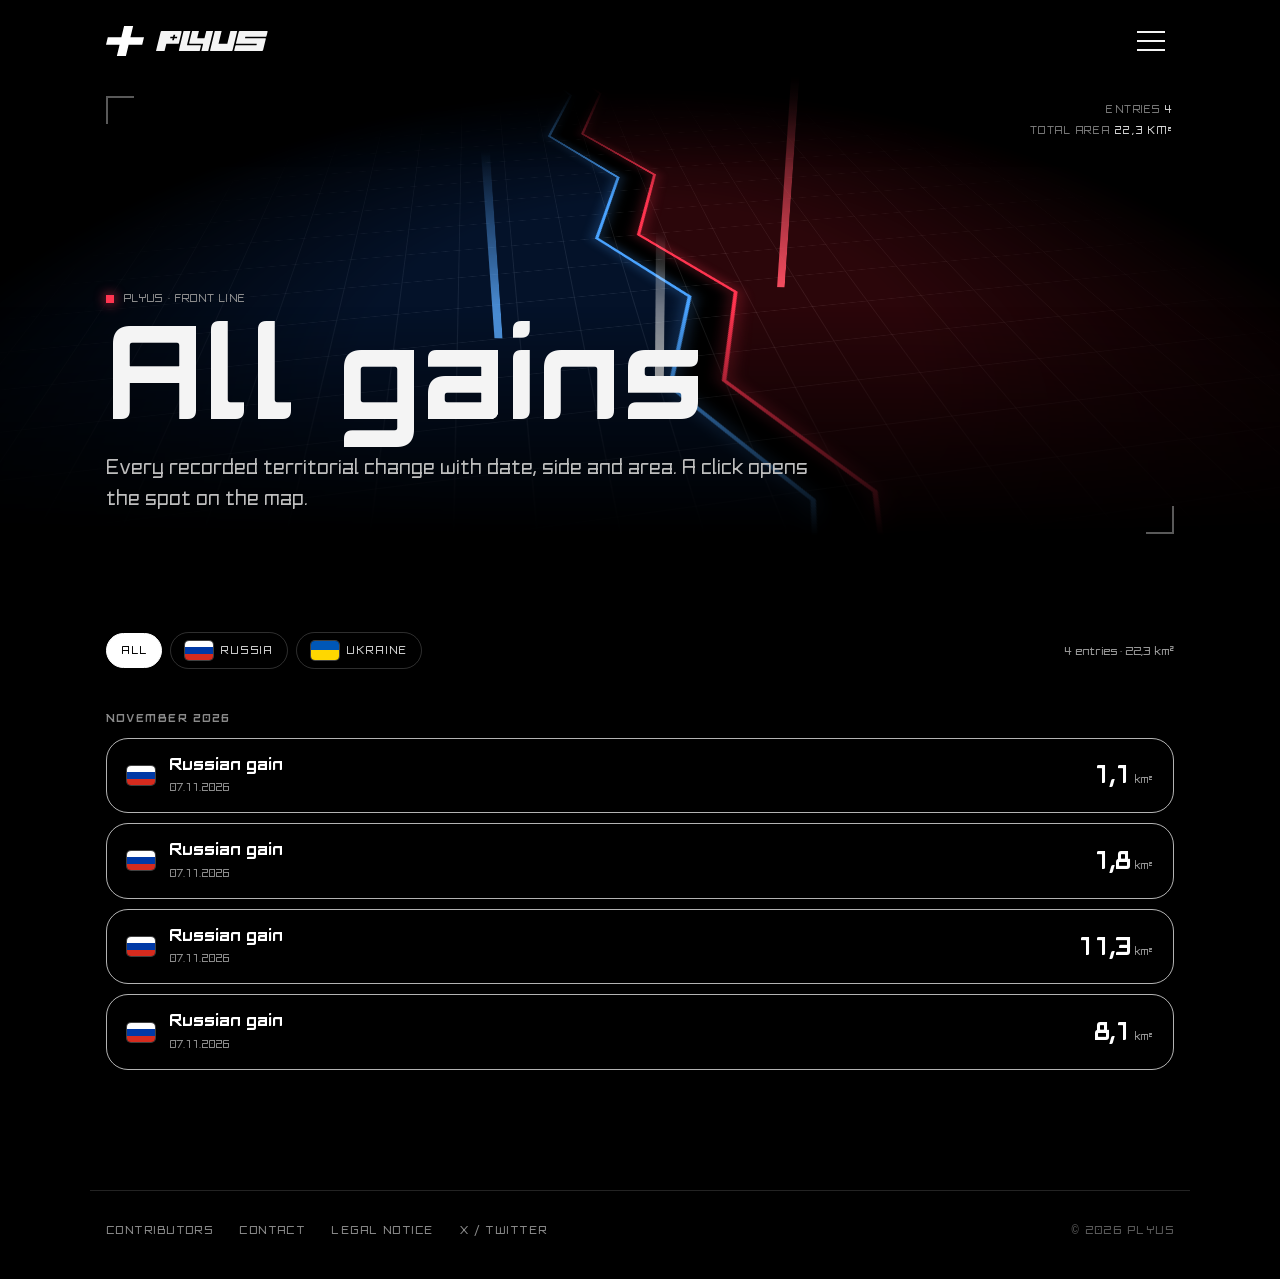
<file: gewinne.html>
<!doctype html>
<html lang="de">
<head>
<meta charset="utf-8">
<meta name="viewport" content="width=device-width,initial-scale=1,viewport-fit=cover">
<meta name="theme-color" content="#000000">
<title>Alle Gewinne · Plyus</title>
<meta name="description" content="Alle eingetragenen Gebietsgewinne im Russland-Ukraine-Krieg: Datum, Seite, Fläche und Lage auf der Karte.">
<link rel="icon" type="image/png" href="bild/favicon.png?v=3">
<link rel="apple-touch-icon" href="bild/icon-180.png?v=3">
<link rel="stylesheet" href="style.css?v=202611271837">
<link rel="stylesheet" href="seiten.css?v=202611271837">
<script src="lang.js?v=202611271837" defer></script>
<style>
.gw-leiste{position:sticky;top:0;z-index:5;display:flex;flex-wrap:wrap;gap:8px;align-items:center;padding:14px 0 16px;margin-bottom:10px;background:linear-gradient(#000 80%,rgba(0,0,0,0))}
.gw-leiste button{padding:8px 14px;border:1px solid rgba(255,255,255,.18);border-radius:999px!important;background:none;color:#cfcfcf;font-family:var(--mono);font-size:11.5px;letter-spacing:.08em;text-transform:uppercase;cursor:pointer;display:inline-flex;align-items:center;gap:7px}
.gw-leiste button:hover{border-color:rgba(255,255,255,.55)}
.gw-leiste button.on{background:#fff;color:#000;border-color:#fff}
.gw-summe{margin-left:auto;font-family:var(--mono);font-size:12px;color:#9a9a9a}
.gw-monat{margin:26px 0 10px;font-family:var(--mono);font-size:11px;letter-spacing:.14em;text-transform:uppercase;color:#8a8a8a}
.gw-liste{display:grid;gap:10px}
.gw-z{display:grid;grid-template-columns:28px minmax(0,1fr) auto;align-items:center;gap:14px;padding:16px 20px;border:1px solid rgba(255,255,255,.7);border-radius:22px!important;color:#fff;text-decoration:none;transition:background .2s}
.gw-z:hover{background:rgba(255,255,255,.06)}
.gw-z b{display:block;font-family:var(--display);font-size:17px;line-height:1.2}
.gw-z small{display:block;margin-top:4px;font-family:var(--mono);font-size:11.5px;color:#8f8f8f}
.gw-z .km{font-family:var(--display);font-weight:700;font-size:24px;white-space:nowrap}
.gw-z .km span{margin-left:4px;font-family:var(--mono);font-size:11px;font-weight:400;color:#9a9a9a}
.fl{display:block;width:28px;height:19px;border-radius:4px!important;box-shadow:0 0 0 1px rgba(255,255,255,.25)}
.fl.ru{background:linear-gradient(#fff 0 33.4%,#0039a6 0 66.7%,#d52b1e 0)}
.fl.ua{background:linear-gradient(#0057b7 0 50%,#ffd700 0)}
.fl.grau{background:#c9c9c9}
.gw-leer{padding:40px 0;color:#8a8a8a}
@media (max-width:600px){.gw-z{padding:14px 16px;gap:12px}.gw-z .km{font-size:20px}.gw-summe{width:100%;margin-left:0}}
</style>
</head>
<body>
<script>(function(){ try{ const c = navigator.hardwareConcurrency || 8, m = navigator.deviceMemory || 8; if(c <= 4 || m <= 4 || matchMedia("(hover:none),(pointer:coarse)").matches) document.documentElement.classList.add("lite"); }catch(e){} })();</script>
<header class="kopf"><a class="logo" href="./" aria-label="Plyus"><img src="bild/logo.svg?v=3" alt=""><svg class="szug-k" viewBox="0 0 558.8 100" fill="currentColor" fill-rule="evenodd" aria-hidden="true"><g transform="matrix(1.22 0 -0.244 1 24.4 0)"><path d="M0.0 2.2Q0.0 0.0 2.2 0.0L81.8 0.0Q86.0 0.0 86.0 4.2L86.0 60.7Q86.0 64.3 82.4 64.3L35.4 64.3Q35.0 64.3 35.0 64.8L35.0 100.0L0.0 100.0ZM55.5 18.2L62.5 18.2L62.5 28.7L73.0 28.7L73.0 35.7L62.5 35.7L62.5 46.2L55.5 46.2L55.5 35.7L45.0 35.7L45.0 28.7L55.5 28.7Z"/><path d="M93.0 0.0L121.0 0.0L121.0 70.9Q121.0 71.3 121.4 71.3L177.2 71.3Q179.0 71.3 179.0 73.2L179.0 100.0L97.2 100.0Q93.0 100.0 93.0 95.8Z"/><path d="M128.0 0.0L156.0 0.0L156.0 35.3Q156.0 36.0 156.7 36.0L185.3 36.0Q186.0 36.0 186.0 35.3L186.0 0.0L214.0 0.0L214.0 100.0L186.0 100.0L186.0 64.8Q186.0 64.3 185.6 64.3L131.9 64.3Q128.0 64.3 128.0 60.4Z"/><path d="M221.0 0.0L249.0 0.0L249.0 63.5Q249.0 64.3 249.8 64.3L284.2 64.3Q285.0 64.3 285.0 63.5L285.0 0.0L313.0 0.0L313.0 95.8Q313.0 100.0 308.8 100.0L225.2 100.0Q221.0 100.0 221.0 95.8Z"/><path d="M320.0 3.4Q320.0 0.0 323.4 0.0L436.0 0.0Q438.0 0.0 438.0 2.0L438.0 26.7Q438.0 28.7 436.0 28.7L352.5 28.7Q352.0 28.7 352.0 29.2L352.0 35.2Q352.0 35.7 352.5 35.7L434.9 35.7Q438.0 35.7 438.0 38.7L438.0 96.1Q438.0 100.0 434.1 100.0L322.0 100.0Q320.0 100.0 320.0 98.0L320.0 73.3Q320.0 71.3 322.0 71.3L405.5 71.3Q406.0 71.3 406.0 70.8L406.0 64.8Q406.0 64.3 405.5 64.3L323.1 64.3Q320.0 64.3 320.0 61.3Z"/></g></svg></a><button class="burger" id="burger" aria-label="Menü öffnen" aria-expanded="false"><i></i><i></i><i></i></button></header>
<div class="menu" id="menu" hidden>
  <div class="sprachwahl" role="group" aria-label="Sprache"><button data-sprache="de" data-nolang>DE</button><button data-sprache="en" data-nolang>EN</button></div>
  <button class="menu-x" id="menuX" aria-label="Menü schließen"><svg viewBox="0 0 28 28"><path d="M2 2l24 24M26 2L2 26"/></svg></button>
  <nav>
    <a href="karte.html"><svg viewBox="0 0 24 24" aria-hidden="true"><path d="M3 6.5l6-2.5 6 2.5 6-2.5v13.5l-6 2.5-6-2.5-6 2.5z"/><path d="M9 4v13.5M15 6.5V20"/></svg><b>Karte</b></a>
    <span class="aus"><svg viewBox="0 0 24 24" aria-hidden="true"><circle cx="5.5" cy="5.5" r="2.5"/><circle cx="18.5" cy="5.5" r="2.5"/><circle cx="5.5" cy="18.5" r="2.5"/><circle cx="18.5" cy="18.5" r="2.5"/><path d="M7.5 7.5l2.5 2.5M16.5 7.5L14 10M7.5 16.5l2.5-2.5M16.5 16.5L14 14"/><rect x="10" y="10" width="4" height="4" rx="1"/></svg><b>Drohnenkarte</b><em>in Arbeit</em></span>
    <a href="blog.html"><svg viewBox="0 0 24 24" aria-hidden="true"><path d="M5 3h10l4 4v14H5z"/><path d="M15 3v4h4M8.5 11h7M8.5 14.5h7M8.5 18h4"/></svg><b>Blog</b></a>
    <span class="aus"><svg viewBox="0 0 24 24" aria-hidden="true" class="f"><path d="M21.5 4.2L2.9 11.4c-.9.4-.9 1.6.1 1.9l4.6 1.4 1.8 5.6c.3.8 1.3 1 1.9.4l2.6-2.5 4.7 3.5c.7.5 1.7.1 1.9-.7L23 5.4c.2-.9-.7-1.6-1.5-1.2zM9.8 14.6l-.4 3.6-1.3-4.3 9.6-6.3-7.9 7z"/></svg><b>Telegram</b><em>folgt</em></span>
    <a href="https://x.com/plyusmap" target="_blank" rel="noopener"><svg viewBox="0 0 24 24" aria-hidden="true" class="f"><path d="M17.8 3h3.1l-6.8 7.8L22 21h-6.2l-4.9-6.4L5.3 21H2.2l7.3-8.3L1.9 3h6.4l4.4 5.8L17.8 3zm-1.1 16.2h1.7L7.4 4.7H5.6l11.1 14.5z"/></svg><b>Twitter</b><em data-nolang>@plyusmap</em></a>
    <a href="fahrzeuge.html"><svg viewBox="0 0 24 24" aria-hidden="true"><path d="M2.5 15.5h19l-2 3.5h-15z"/><path d="M5 15.5V12h11l2.5 3.5M9 12V9h5.5v3M14.5 10h7"/></svg><b>Fahrzeuge</b></a>
  </nav>
  <div class="menu-logo"><a class="menu-heim" href="./" aria-label="Plyus – Startseite"><svg class="szug-k" viewBox="0 0 558.8 100" fill="currentColor" fill-rule="evenodd" aria-hidden="true"><g transform="matrix(1.22 0 -0.244 1 24.4 0)"><path d="M0.0 2.2Q0.0 0.0 2.2 0.0L81.8 0.0Q86.0 0.0 86.0 4.2L86.0 60.7Q86.0 64.3 82.4 64.3L35.4 64.3Q35.0 64.3 35.0 64.8L35.0 100.0L0.0 100.0ZM55.5 18.2L62.5 18.2L62.5 28.7L73.0 28.7L73.0 35.7L62.5 35.7L62.5 46.2L55.5 46.2L55.5 35.7L45.0 35.7L45.0 28.7L55.5 28.7Z"/><path d="M93.0 0.0L121.0 0.0L121.0 70.9Q121.0 71.3 121.4 71.3L177.2 71.3Q179.0 71.3 179.0 73.2L179.0 100.0L97.2 100.0Q93.0 100.0 93.0 95.8Z"/><path d="M128.0 0.0L156.0 0.0L156.0 35.3Q156.0 36.0 156.7 36.0L185.3 36.0Q186.0 36.0 186.0 35.3L186.0 0.0L214.0 0.0L214.0 100.0L186.0 100.0L186.0 64.8Q186.0 64.3 185.6 64.3L131.9 64.3Q128.0 64.3 128.0 60.4Z"/><path d="M221.0 0.0L249.0 0.0L249.0 63.5Q249.0 64.3 249.8 64.3L284.2 64.3Q285.0 64.3 285.0 63.5L285.0 0.0L313.0 0.0L313.0 95.8Q313.0 100.0 308.8 100.0L225.2 100.0Q221.0 100.0 221.0 95.8Z"/><path d="M320.0 3.4Q320.0 0.0 323.4 0.0L436.0 0.0Q438.0 0.0 438.0 2.0L438.0 26.7Q438.0 28.7 436.0 28.7L352.5 28.7Q352.0 28.7 352.0 29.2L352.0 35.2Q352.0 35.7 352.5 35.7L434.9 35.7Q438.0 35.7 438.0 38.7L438.0 96.1Q438.0 100.0 434.1 100.0L322.0 100.0Q320.0 100.0 320.0 98.0L320.0 73.3Q320.0 71.3 322.0 71.3L405.5 71.3Q406.0 71.3 406.0 70.8L406.0 64.8Q406.0 64.3 405.5 64.3L323.1 64.3Q320.0 64.3 320.0 61.3Z"/></g></svg></a><p class="menu-klein"><a href="mitwirkende.html">Mitwirkende</a><a href="kontakt.html">Kontakt</a><a href="impressum.html">Impressum</a></p></div>
</div>
<section class="sk-held">
  <div class="sk-szene" aria-hidden="true"><div class="sk-boden" style="--rz:-10deg"><div class="sk-gitter"></div><svg class="front" viewBox="0 0 1800 1800"><path class="zone-r" d="M1800 0V1800H1060L1010 1600L1070 1440L990 1300L1040 1150L960 1000L1010 860L930 720L980 560L900 400L950 230L880 0Z"/><path class="zone-b" d="M0 0H830L900 230L850 400L930 560L880 720L960 860L910 1000L990 1150L940 1300L1020 1440L960 1600L1010 1800H0Z"/><path d="M880 0L950 230L900 400L980 560L930 720L1010 860L960 1000L1040 1150L990 1300L1070 1440L1010 1600L1060 1800"/><path class="ua" d="M830 0L900 230L850 400L930 560L880 720L960 860L910 1000L990 1150L940 1300L1020 1440L960 1600L1010 1800"/></svg><div class="ding" style="--x:760px;--y:900px"><span class="saeule ua" style="--h:200px;--d:0.2s"></span></div><div class="ding" style="--x:1060px;--y:860px"><span class="saeule " style="--h:240px;--d:0.5s"></span></div><div class="ding" style="--x:900px;--y:1000px"><span class="saeule w" style="--h:160px;--d:0.8s"></span></div></div></div>
  <span class="brk a" aria-hidden="true"></span><span class="brk b" aria-hidden="true"></span>
  <div class="hud" aria-hidden="true">Einträge <b id="gwAnzahl">–</b><br>Fläche gesamt <b id="gwFlaeche">–</b></div>
  <div class="sk-titel"><span class="eyebrow"><i></i><span>Plyus · Frontverlauf</span></span><h1>Alle Gewinne</h1><p>Jede eingetragene Gebietsänderung mit Datum, Seite und Fläche. Ein Klick öffnet die Stelle auf der Karte.</p></div>
</section>
<main class="sk-inhalt">
  <div class="gw-leiste" id="gwSeite" role="group" aria-label="Seite">
    <button data-s="" class="on">Alle</button><button data-s="ru"><i class="fl ru" aria-hidden="true"></i>Russland</button><button data-s="ua"><i class="fl ua" aria-hidden="true"></i>Ukraine</button>
    <span class="gw-summe" id="gwSumme"></span>
  </div>
  <div id="gwListe"><div class="gw-leer">Lädt …</div></div>
</main>
<footer class="sk-fuss"><a href="mitwirkende.html">Mitwirkende</a><a href="kontakt.html">Kontakt</a><a href="impressum.html">Impressum</a><a href="https://x.com/plyusmap" target="_blank" rel="noopener">X / Twitter</a><span class="r">© <span id="jahr">2026</span> Plyus</span></footer>

<script>
/* Alle Gewinne aus den Lagedaten: neueste zuerst, nach Monat gruppiert, filterbar nach Seite.
   Kennung (cid) und Fläche werden genauso berechnet wie auf der Karte, damit der Link genau diese Stelle öffnet. */
(function(){
  const nf = new Intl.NumberFormat("de-DE", {maximumFractionDigits:1});
  const SEITE = {ru:"Russischer Gewinn", ua:"Ukrainischer Gewinn", grau:"Neue Grauzone"};
  const esc = s=>String(s == null ? "" : s).replace(/[&<>"]/g, c=>({"&":"&amp;","<":"&lt;",">":"&gt;",'"':"&quot;"}[c]));
  const datum = d=>{ const m = /^(\d{4})-(\d{2})-(\d{2})$/.exec(d || ""); return m ? `${m[3]}.${m[2]}.${m[1]}` : (d || "–"); };
  function flaeche(ring){ if(ring.length < 3) return 0; const r = Math.PI/180, R = 6371; let s = 0;
    for(let i = 0; i < ring.length; i++){ const [x1,y1] = ring[i], [x2,y2] = ring[(i+1) % ring.length]; s += (x2-x1)*r*(2 + Math.sin(y1*r) + Math.sin(y2*r)); }
    return Math.abs(s*R*R/2); }
  const polys = g=>g.type === "Polygon" ? [g.coordinates] : g.type === "MultiPolygon" ? g.coordinates : [];
  function cid(f){ if(f.properties.cid) return f.properties.cid;
    const r = f.geometry.type === "Polygon" ? f.geometry.coordinates[0] : f.geometry.coordinates[0][0];
    let h = 0; const s = (f.properties.datum || "") + JSON.stringify(r[0]) + r.length; for(let i = 0; i < s.length; i++) h = (h*31 + s.charCodeAt(i)) >>> 0;
    return "c" + h.toString(36); }
  let alle = [], seite = "";
  function zeichnen(){
    const L = alle.filter(x=>!seite || x.r === seite), box = document.getElementById("gwListe");
    document.getElementById("gwSumme").textContent = L.length ? `${L.length} Einträge · ${nf.format(L.reduce((t,x)=>t + x.km2, 0))} km²` : "";
    if(!L.length){ box.innerHTML = '<div class="gw-leer">Keine Gewinne eingetragen.</div>'; return; }
    let monat = "", h = "";
    L.forEach(x=>{ const m = x.d.slice(0, 7);
      if(m !== monat){ if(monat) h += "</div>"; monat = m; const dt = new Date(m + "-01T12:00:00");
        h += `<h2 class="gw-monat">${isNaN(dt) ? "Ohne Datum" : dt.toLocaleDateString(document.documentElement.lang === "en" ? "en-GB" : "de-DE", {month:"long", year:"numeric"})}</h2><div class="gw-liste">`; }
      h += `<a class="gw-z" href="karte.html#chg=${encodeURIComponent(x.cid)}"><i class="fl ${x.r}" aria-hidden="true"></i>
        <span><b>${esc(x.name)}</b><small>${esc([x.dir, datum(x.d)].filter(Boolean).join(" · "))}</small></span>
        <span class="km">${nf.format(x.km2)}<span>km²</span></span></a>`; });
    box.innerHTML = h + "</div>";
  }
  document.getElementById("gwSeite").addEventListener("click", e=>{ const b = e.target.closest("button[data-s]"); if(!b) return;
    seite = b.dataset.s; document.querySelectorAll("#gwSeite button").forEach(x=>x.classList.toggle("on", x === b)); zeichnen(); });
  fetch("import/lage.geojson", {cache:"no-cache"}).then(r=>r.json()).then(d=>{
    alle = (d.features || []).filter(f=>f.properties && f.properties.art === "aenderung" && f.geometry && !f.properties.alt).map(f=>{ const p = f.properties, r = SEITE[p.richtung] ? p.richtung : "grau";
      return {cid: cid(f), r, d: p.datum || "", name: p.name || SEITE[r], dir: p.direktion ? (/richtung/i.test(p.direktion) ? p.direktion : p.direktion + "-Richtung") : "",
        km2: polys(f.geometry).reduce((t,q)=>t + flaeche(q[0]), 0)}; })
      .sort((a,b)=>b.d.localeCompare(a.d));
    document.getElementById("gwAnzahl").textContent = alle.length;
    document.getElementById("gwFlaeche").textContent = nf.format(alle.reduce((t,x)=>t + x.km2, 0)) + " km²";
    zeichnen();
  }).catch(()=>{ document.getElementById("gwListe").innerHTML = '<div class="gw-leer">Liste konnte nicht geladen werden.</div>'; });
})();
</script>
<script src="seiten.js?v=202611271837"></script>
<script src="zaehler.js?v=202611271837" defer></script>
</body>
</html>
</file>
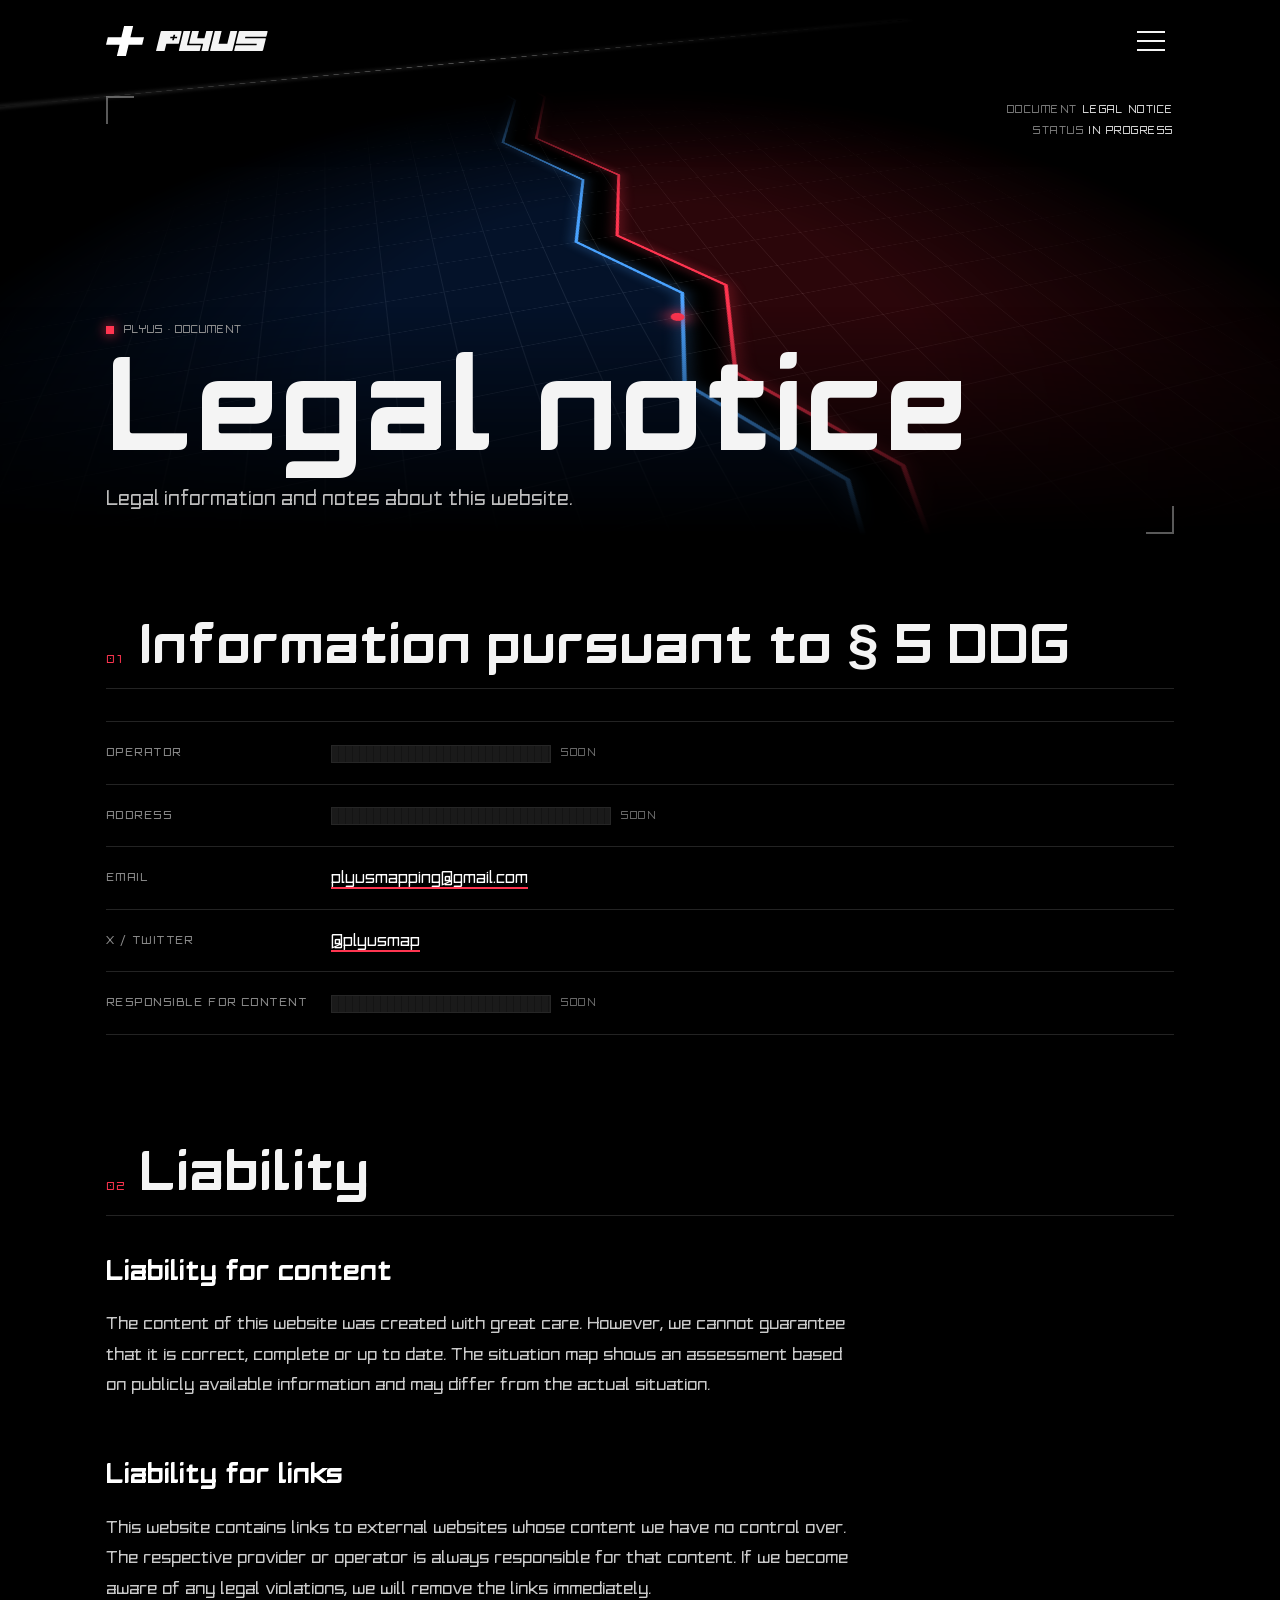
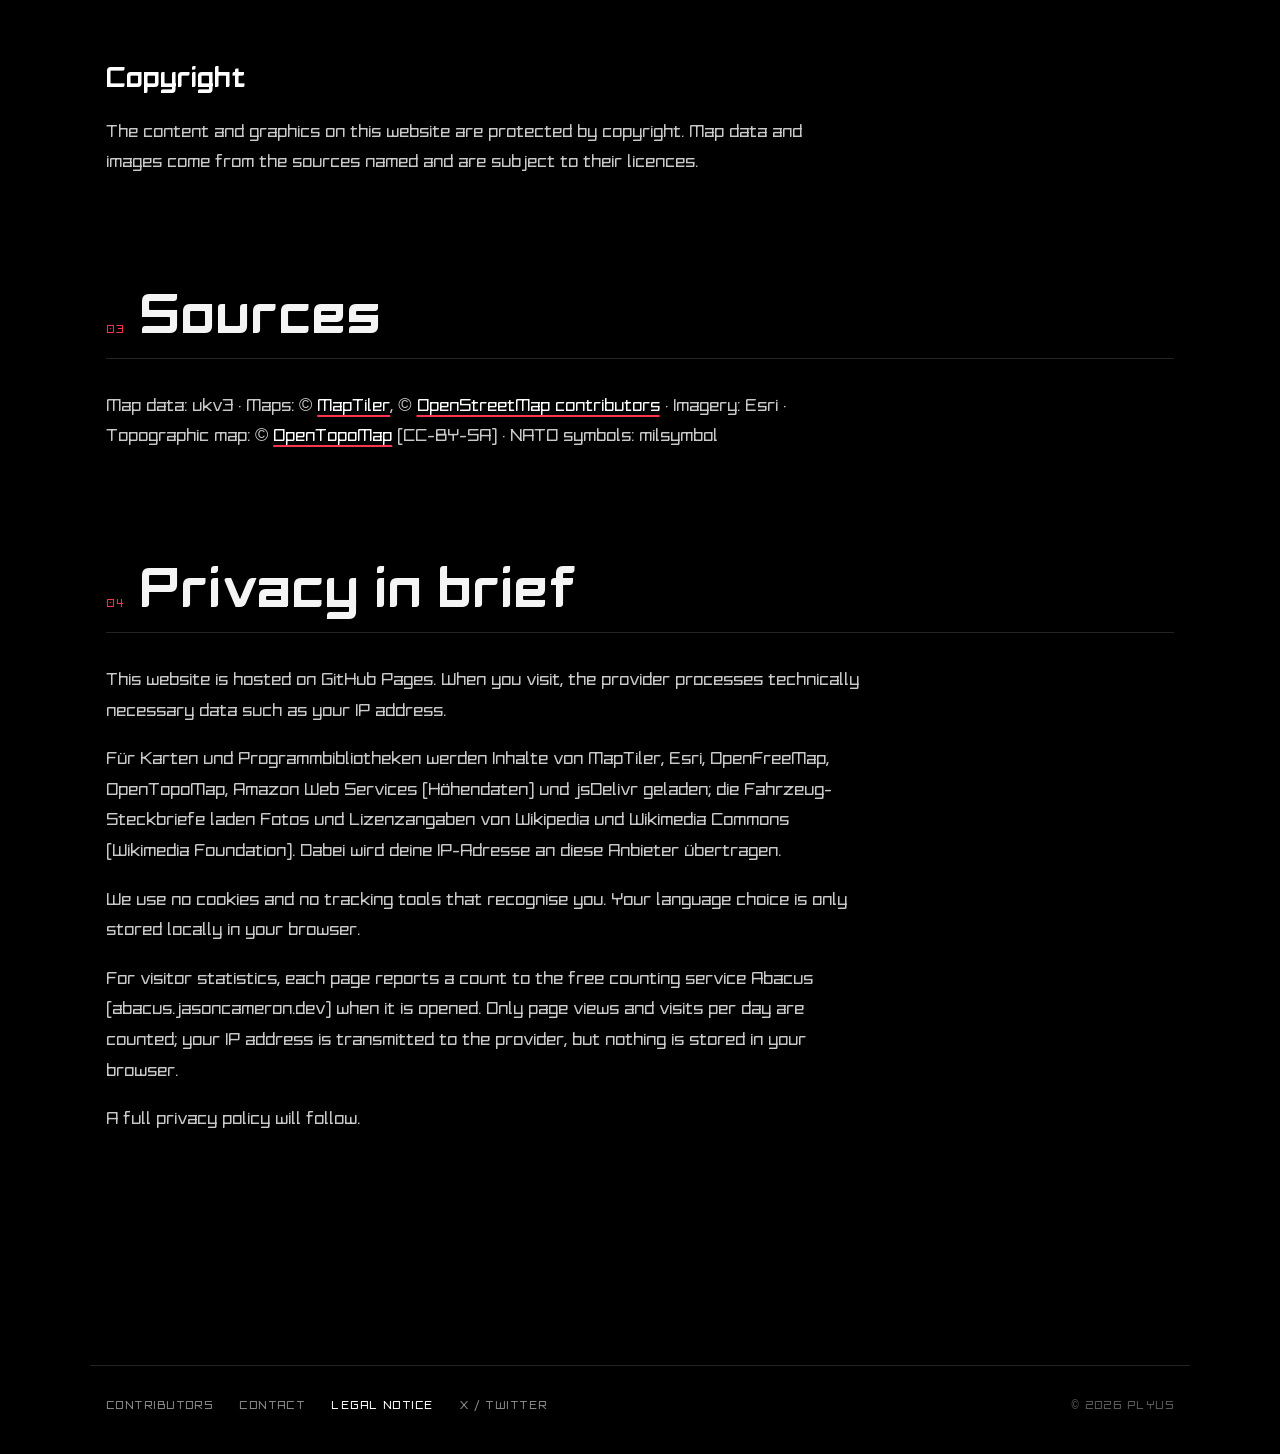
<file: impressum.html>
<!doctype html>
<html lang="de">
<head>
<meta charset="utf-8">
<meta name="viewport" content="width=device-width,initial-scale=1,viewport-fit=cover">
<meta name="theme-color" content="#000000">
<title>Impressum · Plyus</title>
<meta name="description" content="Impressum und rechtliche Hinweise von Plyus.">
<link rel="icon" type="image/png" href="bild/favicon.png?v=3">
<link rel="apple-touch-icon" href="bild/icon-180.png?v=3">
<link rel="stylesheet" href="style.css?v=202611271837">
<link rel="stylesheet" href="seiten.css?v=202611271837">
<script src="lang.js?v=202611271837" defer></script>
</head>
<body>
<script>(function(){ try{ const c = navigator.hardwareConcurrency || 8, m = navigator.deviceMemory || 8; if(c <= 4 || m <= 4 || matchMedia("(hover:none),(pointer:coarse)").matches) document.documentElement.classList.add("lite"); }catch(e){} })();</script>
<header class="kopf"><a class="logo" href="./" aria-label="Plyus"><img src="bild/logo.svg?v=3" alt=""><svg class="szug-k" viewBox="0 0 558.8 100" fill="currentColor" fill-rule="evenodd" aria-hidden="true"><g transform="matrix(1.22 0 -0.244 1 24.4 0)"><path d="M0.0 2.2Q0.0 0.0 2.2 0.0L81.8 0.0Q86.0 0.0 86.0 4.2L86.0 60.7Q86.0 64.3 82.4 64.3L35.4 64.3Q35.0 64.3 35.0 64.8L35.0 100.0L0.0 100.0ZM55.5 18.2L62.5 18.2L62.5 28.7L73.0 28.7L73.0 35.7L62.5 35.7L62.5 46.2L55.5 46.2L55.5 35.7L45.0 35.7L45.0 28.7L55.5 28.7Z"/><path d="M93.0 0.0L121.0 0.0L121.0 70.9Q121.0 71.3 121.4 71.3L177.2 71.3Q179.0 71.3 179.0 73.2L179.0 100.0L97.2 100.0Q93.0 100.0 93.0 95.8Z"/><path d="M128.0 0.0L156.0 0.0L156.0 35.3Q156.0 36.0 156.7 36.0L185.3 36.0Q186.0 36.0 186.0 35.3L186.0 0.0L214.0 0.0L214.0 100.0L186.0 100.0L186.0 64.8Q186.0 64.3 185.6 64.3L131.9 64.3Q128.0 64.3 128.0 60.4Z"/><path d="M221.0 0.0L249.0 0.0L249.0 63.5Q249.0 64.3 249.8 64.3L284.2 64.3Q285.0 64.3 285.0 63.5L285.0 0.0L313.0 0.0L313.0 95.8Q313.0 100.0 308.8 100.0L225.2 100.0Q221.0 100.0 221.0 95.8Z"/><path d="M320.0 3.4Q320.0 0.0 323.4 0.0L436.0 0.0Q438.0 0.0 438.0 2.0L438.0 26.7Q438.0 28.7 436.0 28.7L352.5 28.7Q352.0 28.7 352.0 29.2L352.0 35.2Q352.0 35.7 352.5 35.7L434.9 35.7Q438.0 35.7 438.0 38.7L438.0 96.1Q438.0 100.0 434.1 100.0L322.0 100.0Q320.0 100.0 320.0 98.0L320.0 73.3Q320.0 71.3 322.0 71.3L405.5 71.3Q406.0 71.3 406.0 70.8L406.0 64.8Q406.0 64.3 405.5 64.3L323.1 64.3Q320.0 64.3 320.0 61.3Z"/></g></svg></a><button class="burger" id="burger" aria-label="Menü öffnen" aria-expanded="false"><i></i><i></i><i></i></button></header>
<div class="menu" id="menu" hidden>
  <div class="sprachwahl" role="group" aria-label="Sprache"><button data-sprache="de" data-nolang>DE</button><button data-sprache="en" data-nolang>EN</button></div>
  <button class="menu-x" id="menuX" aria-label="Menü schließen"><svg viewBox="0 0 28 28"><path d="M2 2l24 24M26 2L2 26"/></svg></button>
  <nav>
    <a href="karte.html"><svg viewBox="0 0 24 24" aria-hidden="true"><path d="M3 6.5l6-2.5 6 2.5 6-2.5v13.5l-6 2.5-6-2.5-6 2.5z"/><path d="M9 4v13.5M15 6.5V20"/></svg><b>Karte</b></a>
    <span class="aus"><svg viewBox="0 0 24 24" aria-hidden="true"><circle cx="5.5" cy="5.5" r="2.5"/><circle cx="18.5" cy="5.5" r="2.5"/><circle cx="5.5" cy="18.5" r="2.5"/><circle cx="18.5" cy="18.5" r="2.5"/><path d="M7.5 7.5l2.5 2.5M16.5 7.5L14 10M7.5 16.5l2.5-2.5M16.5 16.5L14 14"/><rect x="10" y="10" width="4" height="4" rx="1"/></svg><b>Drohnenkarte</b><em>in Arbeit</em></span>
    <a href="blog.html"><svg viewBox="0 0 24 24" aria-hidden="true"><path d="M5 3h10l4 4v14H5z"/><path d="M15 3v4h4M8.5 11h7M8.5 14.5h7M8.5 18h4"/></svg><b>Blog</b></a>
    <span class="aus"><svg viewBox="0 0 24 24" aria-hidden="true" class="f"><path d="M21.5 4.2L2.9 11.4c-.9.4-.9 1.6.1 1.9l4.6 1.4 1.8 5.6c.3.8 1.3 1 1.9.4l2.6-2.5 4.7 3.5c.7.5 1.7.1 1.9-.7L23 5.4c.2-.9-.7-1.6-1.5-1.2zM9.8 14.6l-.4 3.6-1.3-4.3 9.6-6.3-7.9 7z"/></svg><b>Telegram</b><em>folgt</em></span>
    <a href="https://x.com/plyusmap" target="_blank" rel="noopener"><svg viewBox="0 0 24 24" aria-hidden="true" class="f"><path d="M17.8 3h3.1l-6.8 7.8L22 21h-6.2l-4.9-6.4L5.3 21H2.2l7.3-8.3L1.9 3h6.4l4.4 5.8L17.8 3zm-1.1 16.2h1.7L7.4 4.7H5.6l11.1 14.5z"/></svg><b>Twitter</b><em data-nolang>@plyusmap</em></a>
    <a href="fahrzeuge.html"><svg viewBox="0 0 24 24" aria-hidden="true"><path d="M2.5 15.5h19l-2 3.5h-15z"/><path d="M5 15.5V12h11l2.5 3.5M9 12V9h5.5v3M14.5 10h7"/></svg><b>Fahrzeuge</b></a>
  </nav>
  <div class="menu-logo"><a class="menu-heim" href="./" aria-label="Plyus – Startseite"><svg class="szug-k" viewBox="0 0 558.8 100" fill="currentColor" fill-rule="evenodd" aria-hidden="true"><g transform="matrix(1.22 0 -0.244 1 24.4 0)"><path d="M0.0 2.2Q0.0 0.0 2.2 0.0L81.8 0.0Q86.0 0.0 86.0 4.2L86.0 60.7Q86.0 64.3 82.4 64.3L35.4 64.3Q35.0 64.3 35.0 64.8L35.0 100.0L0.0 100.0ZM55.5 18.2L62.5 18.2L62.5 28.7L73.0 28.7L73.0 35.7L62.5 35.7L62.5 46.2L55.5 46.2L55.5 35.7L45.0 35.7L45.0 28.7L55.5 28.7Z"/><path d="M93.0 0.0L121.0 0.0L121.0 70.9Q121.0 71.3 121.4 71.3L177.2 71.3Q179.0 71.3 179.0 73.2L179.0 100.0L97.2 100.0Q93.0 100.0 93.0 95.8Z"/><path d="M128.0 0.0L156.0 0.0L156.0 35.3Q156.0 36.0 156.7 36.0L185.3 36.0Q186.0 36.0 186.0 35.3L186.0 0.0L214.0 0.0L214.0 100.0L186.0 100.0L186.0 64.8Q186.0 64.3 185.6 64.3L131.9 64.3Q128.0 64.3 128.0 60.4Z"/><path d="M221.0 0.0L249.0 0.0L249.0 63.5Q249.0 64.3 249.8 64.3L284.2 64.3Q285.0 64.3 285.0 63.5L285.0 0.0L313.0 0.0L313.0 95.8Q313.0 100.0 308.8 100.0L225.2 100.0Q221.0 100.0 221.0 95.8Z"/><path d="M320.0 3.4Q320.0 0.0 323.4 0.0L436.0 0.0Q438.0 0.0 438.0 2.0L438.0 26.7Q438.0 28.7 436.0 28.7L352.5 28.7Q352.0 28.7 352.0 29.2L352.0 35.2Q352.0 35.7 352.5 35.7L434.9 35.7Q438.0 35.7 438.0 38.7L438.0 96.1Q438.0 100.0 434.1 100.0L322.0 100.0Q320.0 100.0 320.0 98.0L320.0 73.3Q320.0 71.3 322.0 71.3L405.5 71.3Q406.0 71.3 406.0 70.8L406.0 64.8Q406.0 64.3 405.5 64.3L323.1 64.3Q320.0 64.3 320.0 61.3Z"/></g></svg></a><p class="menu-klein"><a href="mitwirkende.html">Mitwirkende</a><a href="kontakt.html">Kontakt</a><a href="impressum.html">Impressum</a></p></div>
</div>
<section class="sk-held" aria-hidden="false">
  <div class="sk-szene" aria-hidden="true"><div class="sk-boden" style="--rz:-18deg"><div class="sk-gitter"></div><svg class="front" viewBox="0 0 1800 1800"><path class="zone-r" d="M1800 0V1800H1060L1010 1600L1070 1440L990 1300L1040 1150L960 1000L1010 860L930 720L980 560L900 400L950 230L880 0Z"/><path class="zone-b" d="M0 0H830L900 230L850 400L930 560L880 720L960 860L910 1000L990 1150L940 1300L1020 1440L960 1600L1010 1800H0Z"/><path d="M880 0L950 230L900 400L980 560L930 720L1010 860L960 1000L1040 1150L990 1300L1070 1440L1010 1600L1060 1800"/><path class="ua" d="M830 0L900 230L850 400L930 560L880 720L960 860L910 1000L990 1150L940 1300L1020 1440L960 1600L1010 1800"/></svg><div class="scan"></div><div class="ding" style="--x:940px;--y:900px"><span class="punkt"></span><span class="ring" style="--r:90px"></span></div></div></div>
  <span class="brk a" aria-hidden="true"></span><span class="brk b" aria-hidden="true"></span>
  <div class="hud" aria-hidden="true">Dokument <b>Impressum</b><br>Status <b>in Bearbeitung</b></div>
  <div class="sk-titel"><span class="eyebrow"><i></i><span>Plyus · Dokument</span></span><h1>Impressum</h1><p>Rechtliche Angaben und Hinweise zu dieser Website.</p></div>
</section>
<main class="sk-inhalt">
<section class="sk-block rv"><div class="sk-kopf"><span class="nr">01</span><h2>Angaben gemäß § 5 DDG</h2></div>
<dl class="angaben">
  <dt>Betreiber</dt><dd><span class="schwarz"><i style="--w:220px"></i><em>folgt</em></span></dd>
  <dt>Anschrift</dt><dd><span class="schwarz"><i style="--w:280px"></i><em>folgt</em></span></dd>
  <dt>E-Mail</dt><dd><a href="mailto:plyusmapping@gmail.com" data-nolang>plyusmapping@gmail.com</a></dd>
  <dt>X / Twitter</dt><dd><a href="https://x.com/plyusmap" target="_blank" rel="noopener" data-nolang>@plyusmap</a></dd>
  <dt>Verantwortlich für den Inhalt</dt><dd><span class="schwarz"><i style="--w:220px"></i><em>folgt</em></span></dd>
</dl>
</section>
<section class="sk-block rv"><div class="sk-kopf"><span class="nr">02</span><h2>Haftung</h2></div>
<div class="sk-text recht">
<h3>Haftung für Inhalte</h3>
<p>Die Inhalte dieser Website wurden mit großer Sorgfalt erstellt. Für die Richtigkeit, Vollständigkeit und Aktualität der Inhalte können wir jedoch keine Gewähr übernehmen. Die Lagekarte zeigt eine Einschätzung auf Grundlage öffentlich verfügbarer Informationen und kann von der tatsächlichen Lage abweichen.</p>
<h3>Haftung für Links</h3>
<p>Diese Website enthält Links zu externen Websites, auf deren Inhalte wir keinen Einfluss haben. Für diese fremden Inhalte ist stets der jeweilige Anbieter oder Betreiber verantwortlich. Werden uns Rechtsverletzungen bekannt, entfernen wir die betreffenden Links umgehend.</p>
<h3>Urheberrecht</h3>
<p>Die Inhalte und Grafiken auf dieser Website unterliegen dem Urheberrecht. Kartendaten und Bilder stammen von den jeweils genannten Quellen und unterliegen deren Lizenzen.</p>
</div>
</section>
<section class="sk-block rv"><div class="sk-kopf"><span class="nr">03</span><h2>Quellen</h2></div>
<div class="sk-text"><p>Lagedaten: ukv3 · Karten: © <a href="https://www.maptiler.com/copyright/" target="_blank" rel="noopener">MapTiler</a>, © <a href="https://www.openstreetmap.org/copyright" target="_blank" rel="noopener">OpenStreetMap-Mitwirkende</a> · Bilddaten: Esri · Topografische Karte: © <a href="https://opentopomap.org" target="_blank" rel="noopener">OpenTopoMap</a> (CC-BY-SA) · NATO-Symbole: milsymbol</p></div>
</section>
<section class="sk-block rv"><div class="sk-kopf"><span class="nr">04</span><h2>Datenschutz in Kürze</h2></div>
<div class="sk-text recht">
<p>Diese Website wird über GitHub Pages bereitgestellt. Beim Aufruf verarbeitet der Anbieter technisch notwendige Daten wie deine IP-Adresse.</p>
<p>Für Karten und Programmbibliotheken werden Inhalte von MapTiler, Esri, OpenFreeMap, OpenTopoMap, Amazon Web Services (Höhendaten) und jsDelivr geladen; die Fahrzeug-Steckbriefe laden Fotos und Lizenzangaben von Wikipedia und Wikimedia Commons (Wikimedia Foundation). Dabei wird deine IP-Adresse an diese Anbieter übertragen.</p>
<p>Wir setzen keine Cookies und keine Tracking-Werkzeuge ein, die dich wiedererkennen. Deine Sprachwahl wird nur lokal in deinem Browser gespeichert.</p>
<p>Für eine Besucherstatistik meldet jede Seite beim Aufruf einen Zählerstand an den freien Zähldienst Abacus (abacus.jasoncameron.dev). Gezählt werden nur Seitenaufrufe und Besuche pro Tag; dabei wird deine IP-Adresse an den Anbieter übertragen, es wird aber nichts in deinem Browser gespeichert.</p>
<p>Eine ausführliche Datenschutzerklärung folgt.</p>
</div>
</section>
</main>
<footer class="sk-fuss"><a href="mitwirkende.html">Mitwirkende</a><a href="kontakt.html">Kontakt</a><a href="impressum.html" class="an">Impressum</a><a href="https://x.com/plyusmap" target="_blank" rel="noopener">X / Twitter</a><span class="r">© <span id="jahr">2026</span> Plyus</span></footer>
<script src="seiten.js?v=202611271837"></script>
<script src="zaehler.js?v=202611271837" defer></script>
</body>
</html>
</file>
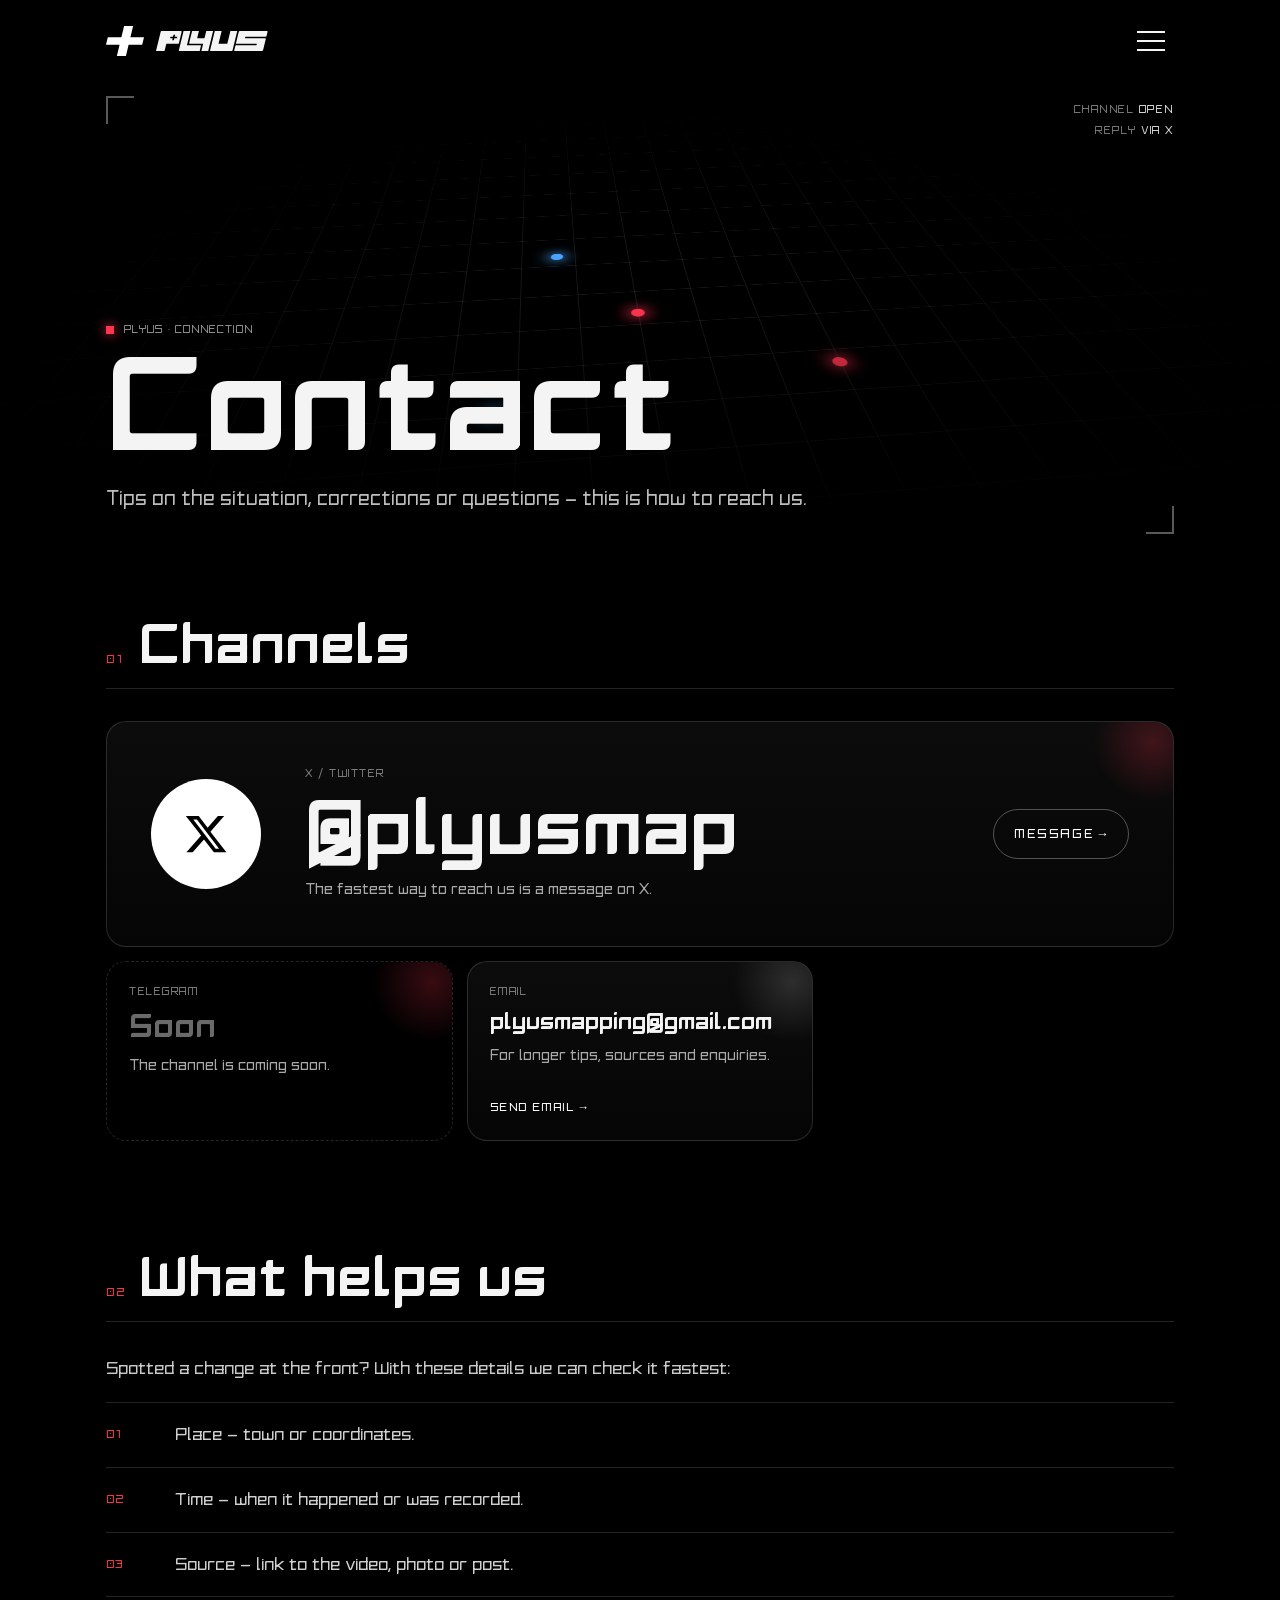
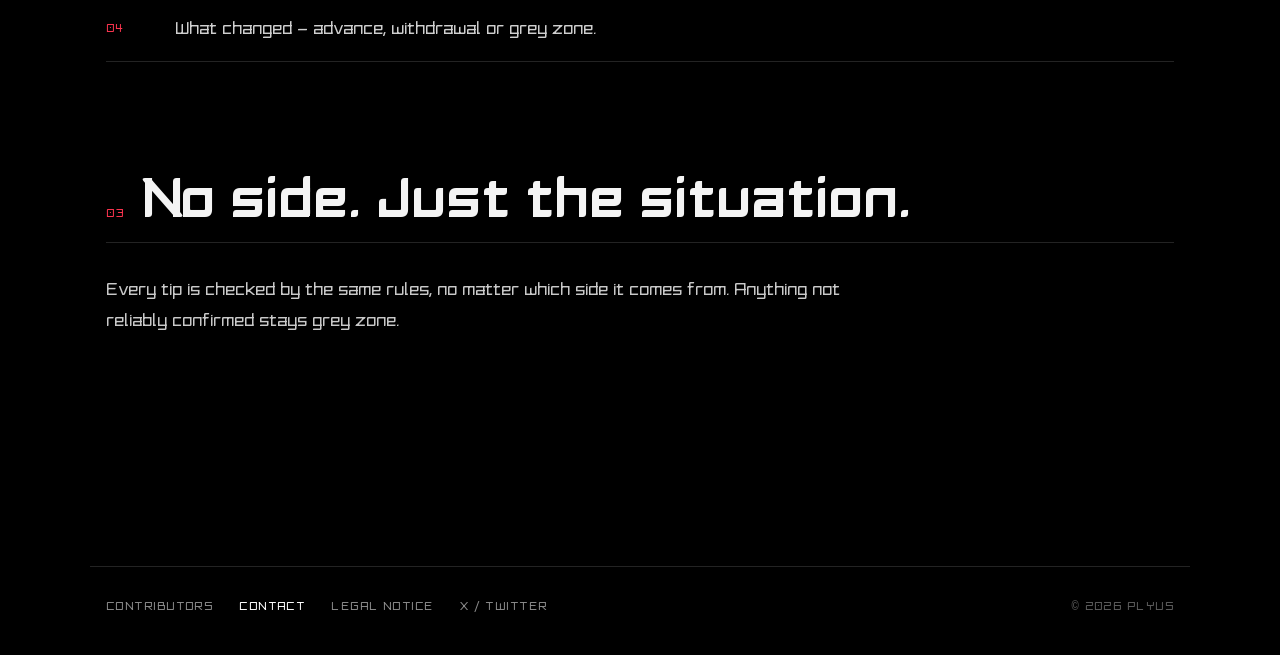
<file: kontakt.html>
<!doctype html>
<html lang="de">
<head>
<meta charset="utf-8">
<meta name="viewport" content="width=device-width,initial-scale=1,viewport-fit=cover">
<meta name="theme-color" content="#000000">
<title>Kontakt · Plyus</title>
<meta name="description" content="So erreichst du Plyus.">
<link rel="icon" type="image/png" href="bild/favicon.png?v=3">
<link rel="apple-touch-icon" href="bild/icon-180.png?v=3">
<link rel="stylesheet" href="style.css?v=202611271837">
<link rel="stylesheet" href="seiten.css?v=202611271837">
<script src="lang.js?v=202611271837" defer></script>
</head>
<body>
<script>(function(){ try{ const c = navigator.hardwareConcurrency || 8, m = navigator.deviceMemory || 8; if(c <= 4 || m <= 4 || matchMedia("(hover:none),(pointer:coarse)").matches) document.documentElement.classList.add("lite"); }catch(e){} })();</script>
<header class="kopf"><a class="logo" href="./" aria-label="Plyus"><img src="bild/logo.svg?v=3" alt=""><svg class="szug-k" viewBox="0 0 558.8 100" fill="currentColor" fill-rule="evenodd" aria-hidden="true"><g transform="matrix(1.22 0 -0.244 1 24.4 0)"><path d="M0.0 2.2Q0.0 0.0 2.2 0.0L81.8 0.0Q86.0 0.0 86.0 4.2L86.0 60.7Q86.0 64.3 82.4 64.3L35.4 64.3Q35.0 64.3 35.0 64.8L35.0 100.0L0.0 100.0ZM55.5 18.2L62.5 18.2L62.5 28.7L73.0 28.7L73.0 35.7L62.5 35.7L62.5 46.2L55.5 46.2L55.5 35.7L45.0 35.7L45.0 28.7L55.5 28.7Z"/><path d="M93.0 0.0L121.0 0.0L121.0 70.9Q121.0 71.3 121.4 71.3L177.2 71.3Q179.0 71.3 179.0 73.2L179.0 100.0L97.2 100.0Q93.0 100.0 93.0 95.8Z"/><path d="M128.0 0.0L156.0 0.0L156.0 35.3Q156.0 36.0 156.7 36.0L185.3 36.0Q186.0 36.0 186.0 35.3L186.0 0.0L214.0 0.0L214.0 100.0L186.0 100.0L186.0 64.8Q186.0 64.3 185.6 64.3L131.9 64.3Q128.0 64.3 128.0 60.4Z"/><path d="M221.0 0.0L249.0 0.0L249.0 63.5Q249.0 64.3 249.8 64.3L284.2 64.3Q285.0 64.3 285.0 63.5L285.0 0.0L313.0 0.0L313.0 95.8Q313.0 100.0 308.8 100.0L225.2 100.0Q221.0 100.0 221.0 95.8Z"/><path d="M320.0 3.4Q320.0 0.0 323.4 0.0L436.0 0.0Q438.0 0.0 438.0 2.0L438.0 26.7Q438.0 28.7 436.0 28.7L352.5 28.7Q352.0 28.7 352.0 29.2L352.0 35.2Q352.0 35.7 352.5 35.7L434.9 35.7Q438.0 35.7 438.0 38.7L438.0 96.1Q438.0 100.0 434.1 100.0L322.0 100.0Q320.0 100.0 320.0 98.0L320.0 73.3Q320.0 71.3 322.0 71.3L405.5 71.3Q406.0 71.3 406.0 70.8L406.0 64.8Q406.0 64.3 405.5 64.3L323.1 64.3Q320.0 64.3 320.0 61.3Z"/></g></svg></a><button class="burger" id="burger" aria-label="Menü öffnen" aria-expanded="false"><i></i><i></i><i></i></button></header>
<div class="menu" id="menu" hidden>
  <div class="sprachwahl" role="group" aria-label="Sprache"><button data-sprache="de" data-nolang>DE</button><button data-sprache="en" data-nolang>EN</button></div>
  <button class="menu-x" id="menuX" aria-label="Menü schließen"><svg viewBox="0 0 28 28"><path d="M2 2l24 24M26 2L2 26"/></svg></button>
  <nav>
    <a href="karte.html"><svg viewBox="0 0 24 24" aria-hidden="true"><path d="M3 6.5l6-2.5 6 2.5 6-2.5v13.5l-6 2.5-6-2.5-6 2.5z"/><path d="M9 4v13.5M15 6.5V20"/></svg><b>Karte</b></a>
    <span class="aus"><svg viewBox="0 0 24 24" aria-hidden="true"><circle cx="5.5" cy="5.5" r="2.5"/><circle cx="18.5" cy="5.5" r="2.5"/><circle cx="5.5" cy="18.5" r="2.5"/><circle cx="18.5" cy="18.5" r="2.5"/><path d="M7.5 7.5l2.5 2.5M16.5 7.5L14 10M7.5 16.5l2.5-2.5M16.5 16.5L14 14"/><rect x="10" y="10" width="4" height="4" rx="1"/></svg><b>Drohnenkarte</b><em>in Arbeit</em></span>
    <a href="blog.html"><svg viewBox="0 0 24 24" aria-hidden="true"><path d="M5 3h10l4 4v14H5z"/><path d="M15 3v4h4M8.5 11h7M8.5 14.5h7M8.5 18h4"/></svg><b>Blog</b></a>
    <span class="aus"><svg viewBox="0 0 24 24" aria-hidden="true" class="f"><path d="M21.5 4.2L2.9 11.4c-.9.4-.9 1.6.1 1.9l4.6 1.4 1.8 5.6c.3.8 1.3 1 1.9.4l2.6-2.5 4.7 3.5c.7.5 1.7.1 1.9-.7L23 5.4c.2-.9-.7-1.6-1.5-1.2zM9.8 14.6l-.4 3.6-1.3-4.3 9.6-6.3-7.9 7z"/></svg><b>Telegram</b><em>folgt</em></span>
    <a href="https://x.com/plyusmap" target="_blank" rel="noopener"><svg viewBox="0 0 24 24" aria-hidden="true" class="f"><path d="M17.8 3h3.1l-6.8 7.8L22 21h-6.2l-4.9-6.4L5.3 21H2.2l7.3-8.3L1.9 3h6.4l4.4 5.8L17.8 3zm-1.1 16.2h1.7L7.4 4.7H5.6l11.1 14.5z"/></svg><b>Twitter</b><em data-nolang>@plyusmap</em></a>
    <a href="fahrzeuge.html"><svg viewBox="0 0 24 24" aria-hidden="true"><path d="M2.5 15.5h19l-2 3.5h-15z"/><path d="M5 15.5V12h11l2.5 3.5M9 12V9h5.5v3M14.5 10h7"/></svg><b>Fahrzeuge</b></a>
  </nav>
  <div class="menu-logo"><a class="menu-heim" href="./" aria-label="Plyus – Startseite"><svg class="szug-k" viewBox="0 0 558.8 100" fill="currentColor" fill-rule="evenodd" aria-hidden="true"><g transform="matrix(1.22 0 -0.244 1 24.4 0)"><path d="M0.0 2.2Q0.0 0.0 2.2 0.0L81.8 0.0Q86.0 0.0 86.0 4.2L86.0 60.7Q86.0 64.3 82.4 64.3L35.4 64.3Q35.0 64.3 35.0 64.8L35.0 100.0L0.0 100.0ZM55.5 18.2L62.5 18.2L62.5 28.7L73.0 28.7L73.0 35.7L62.5 35.7L62.5 46.2L55.5 46.2L55.5 35.7L45.0 35.7L45.0 28.7L55.5 28.7Z"/><path d="M93.0 0.0L121.0 0.0L121.0 70.9Q121.0 71.3 121.4 71.3L177.2 71.3Q179.0 71.3 179.0 73.2L179.0 100.0L97.2 100.0Q93.0 100.0 93.0 95.8Z"/><path d="M128.0 0.0L156.0 0.0L156.0 35.3Q156.0 36.0 156.7 36.0L185.3 36.0Q186.0 36.0 186.0 35.3L186.0 0.0L214.0 0.0L214.0 100.0L186.0 100.0L186.0 64.8Q186.0 64.3 185.6 64.3L131.9 64.3Q128.0 64.3 128.0 60.4Z"/><path d="M221.0 0.0L249.0 0.0L249.0 63.5Q249.0 64.3 249.8 64.3L284.2 64.3Q285.0 64.3 285.0 63.5L285.0 0.0L313.0 0.0L313.0 95.8Q313.0 100.0 308.8 100.0L225.2 100.0Q221.0 100.0 221.0 95.8Z"/><path d="M320.0 3.4Q320.0 0.0 323.4 0.0L436.0 0.0Q438.0 0.0 438.0 2.0L438.0 26.7Q438.0 28.7 436.0 28.7L352.5 28.7Q352.0 28.7 352.0 29.2L352.0 35.2Q352.0 35.7 352.5 35.7L434.9 35.7Q438.0 35.7 438.0 38.7L438.0 96.1Q438.0 100.0 434.1 100.0L322.0 100.0Q320.0 100.0 320.0 98.0L320.0 73.3Q320.0 71.3 322.0 71.3L405.5 71.3Q406.0 71.3 406.0 70.8L406.0 64.8Q406.0 64.3 405.5 64.3L323.1 64.3Q320.0 64.3 320.0 61.3Z"/></g></svg></a><p class="menu-klein"><a href="mitwirkende.html">Mitwirkende</a><a href="kontakt.html">Kontakt</a><a href="impressum.html">Impressum</a></p></div>
</div>
<section class="sk-held" aria-hidden="false">
  <div class="sk-szene" aria-hidden="true"><div class="sk-boden" style="--rz:-6deg"><div class="sk-gitter"></div><div class="ding" style="--x:900px;--y:880px"><span class="punkt "></span><span class="ring " style="--r:110px;--d:0s"></span><span class="ring " style="--r:110px;--d:1.5s"></span></div><div class="ding" style="--x:760px;--y:1020px"><span class="punkt ua"></span><span class="ring ua" style="--r:80px;--d:0.7s"></span><span class="ring ua" style="--r:80px;--d:2.2s"></span></div><div class="ding" style="--x:1080px;--y:980px"><span class="punkt "></span><span class="ring " style="--r:90px;--d:1.3s"></span><span class="ring " style="--r:90px;--d:2.8s"></span></div><div class="ding" style="--x:820px;--y:760px"><span class="punkt ua"></span><span class="ring ua" style="--r:70px;--d:2.0s"></span><span class="ring ua" style="--r:70px;--d:3.5s"></span></div></div></div>
  <span class="brk a" aria-hidden="true"></span><span class="brk b" aria-hidden="true"></span>
  <div class="hud" aria-hidden="true">Kanal <b>offen</b><br>Antwort <b>über X</b></div>
  <div class="sk-titel"><span class="eyebrow"><i></i><span>Plyus · Verbindung</span></span><h1>Kontakt</h1><p>Hinweise zur Lage, Korrekturen oder Fragen – hier erreichst du uns.</p></div>
</section>
<main class="sk-inhalt">
<section class="sk-block rv"><div class="sk-kopf"><span class="nr">01</span><h2>Kanäle</h2></div>
<div class="karten">
  <a class="kt gross" href="https://x.com/plyusmap" target="_blank" rel="noopener"><span class="ic"><svg viewBox="0 0 24 24"><path d="M17.8 3h3.1l-6.8 7.8L22 21h-6.2l-4.9-6.4L5.3 21H2.2l7.3-8.3L1.9 3h6.4l4.4 5.8L17.8 3zm-1.1 16.2h1.7L7.4 4.7H5.6l11.1 14.5z"/></svg></span><span class="mitte"><span class="tag">X / Twitter</span><b data-nolang>@plyusmap</b><span class="t">Am schnellsten erreichst du uns per Nachricht auf X.</span></span><span class="pf">Schreiben →</span></a>
  <div class="kt leer"><span class="tag">Telegram</span><b>Folgt</b><span class="t">Der Kanal kommt bald.</span></div>
  <a class="kt weiss" href="mailto:plyusmapping@gmail.com"><span class="tag">E-Mail</span><b data-nolang>plyusmapping@gmail.com</b><span class="t">Für längere Hinweise, Quellen und Anfragen.</span><span class="pf">Mail schreiben →</span></a>
</div>
</section>
<section class="sk-block rv"><div class="sk-kopf"><span class="nr">02</span><h2>Was uns hilft</h2></div>
<div class="sk-text"><p>Du hast eine Veränderung an der Front gesehen? Mit diesen Angaben können wir sie am schnellsten prüfen:</p></div>
<ol class="liste">
  <li><span>01</span>Ort – Ortschaft oder Koordinaten.</li>
  <li><span>02</span>Zeit – wann es passiert ist oder aufgenommen wurde.</li>
  <li><span>03</span>Quelle – Link zum Video, Foto oder Beitrag.</li>
  <li><span>04</span>Was sich verändert hat – Vorstoß, Rückzug oder Grauzone.</li>
</ol>
</section>
<section class="sk-block rv"><div class="sk-kopf"><span class="nr">03</span><h2>Keine Seite. Nur die Lage.</h2></div>
<div class="sk-text"><p>Jeder Hinweis wird nach denselben Regeln geprüft, egal von welcher Seite er kommt. Was nicht sicher belegt ist, bleibt Grauzone.</p></div>
</section>
</main>
<footer class="sk-fuss"><a href="mitwirkende.html">Mitwirkende</a><a href="kontakt.html" class="an">Kontakt</a><a href="impressum.html">Impressum</a><a href="https://x.com/plyusmap" target="_blank" rel="noopener">X / Twitter</a><span class="r">© <span id="jahr">2026</span> Plyus</span></footer>
<script src="seiten.js?v=202611271837"></script>
<script src="zaehler.js?v=202611271837" defer></script>
</body>
</html>
</file>
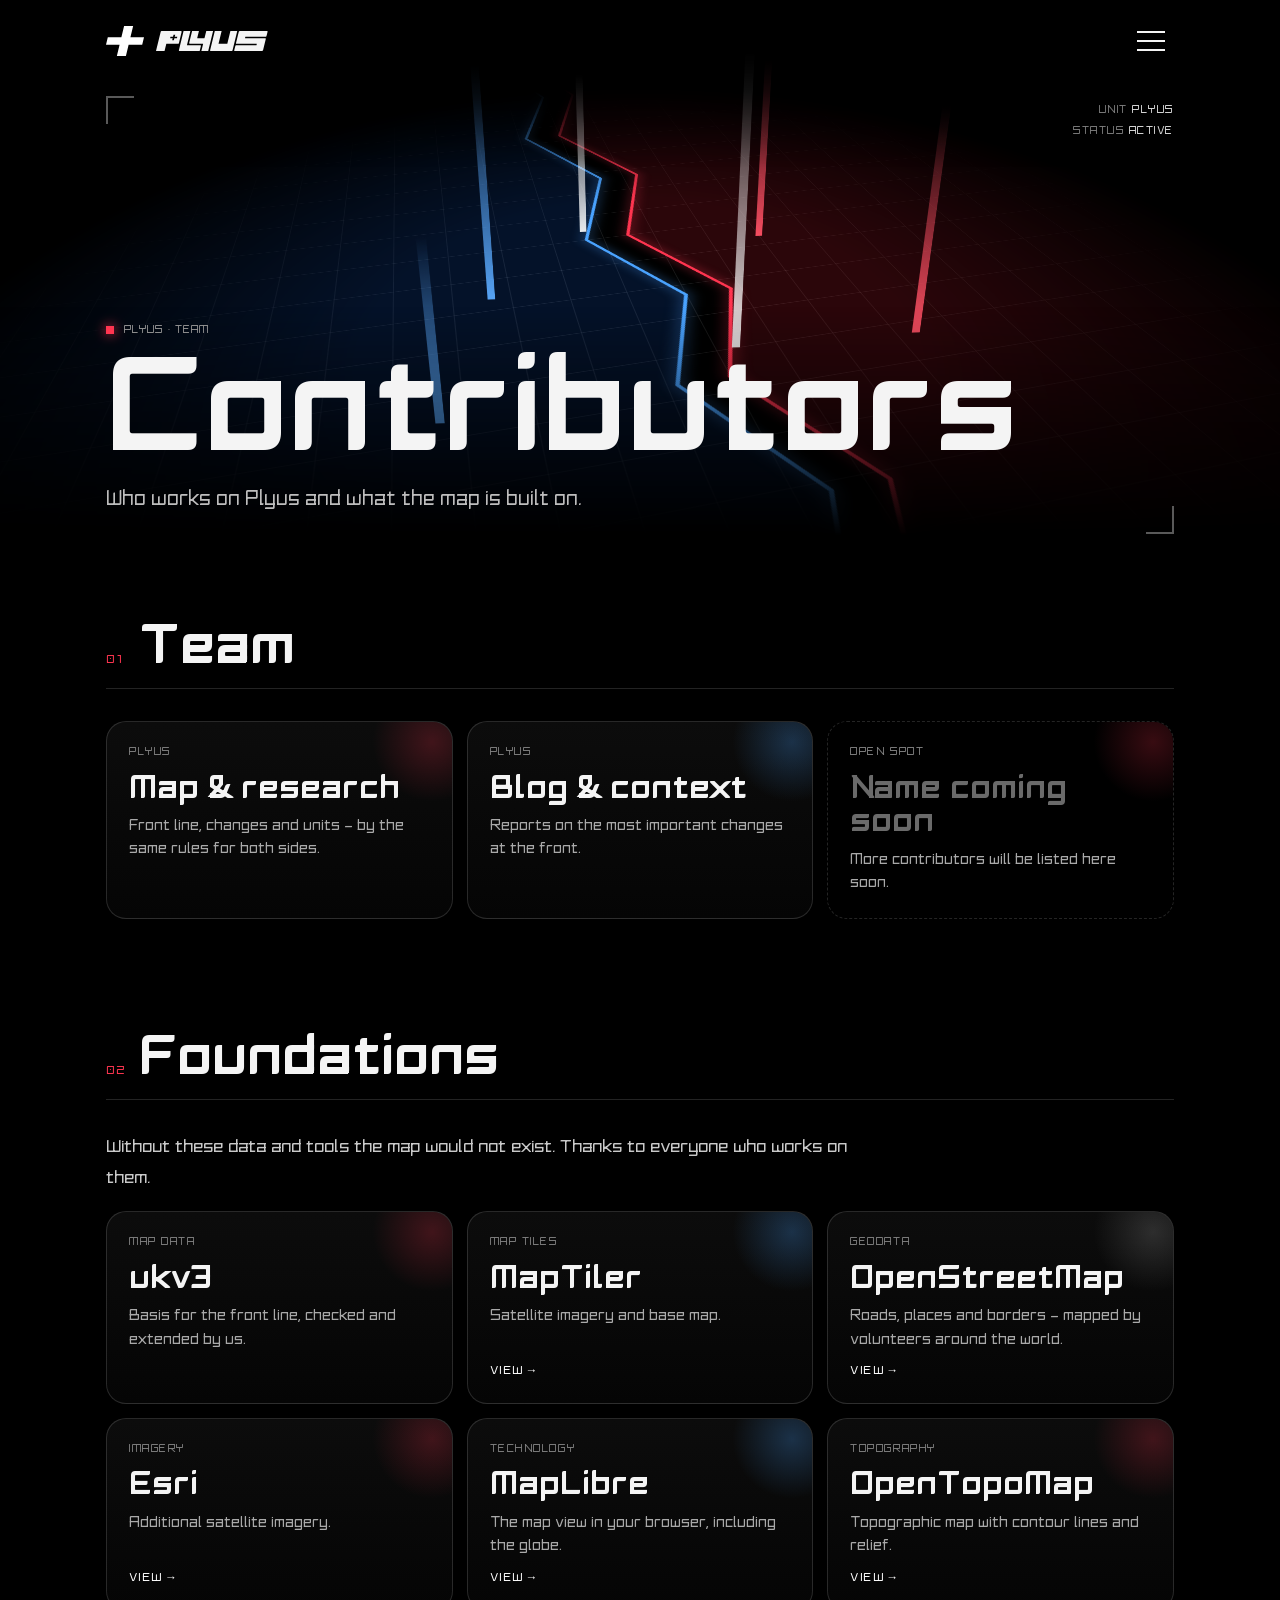
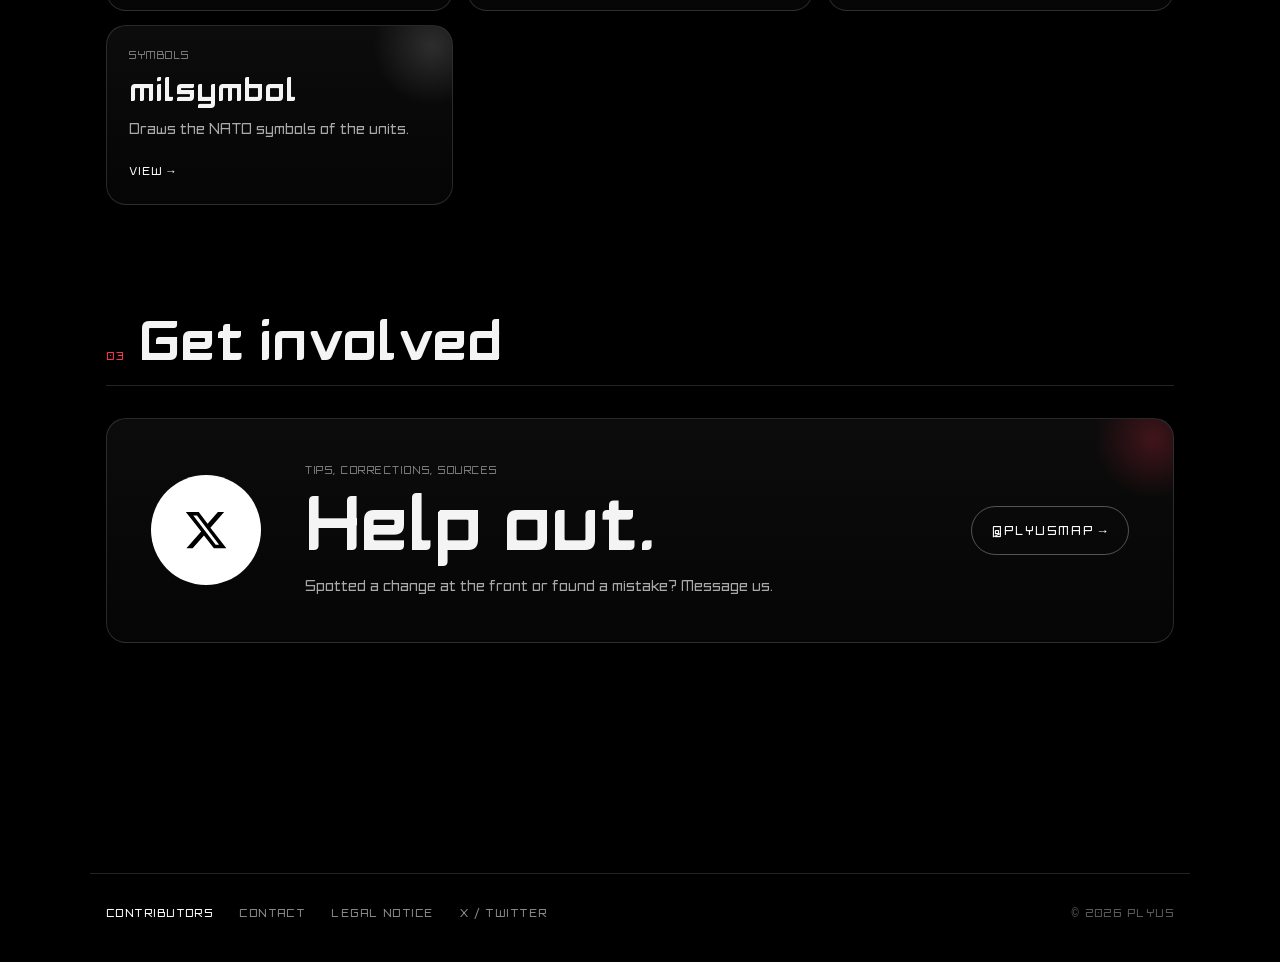
<file: mitwirkende.html>
<!doctype html>
<html lang="de">
<head>
<meta charset="utf-8">
<meta name="viewport" content="width=device-width,initial-scale=1,viewport-fit=cover">
<meta name="theme-color" content="#000000">
<title>Mitwirkende · Plyus</title>
<meta name="description" content="Wer hinter Plyus steht und worauf die Lagekarte aufbaut.">
<link rel="icon" type="image/png" href="bild/favicon.png?v=3">
<link rel="apple-touch-icon" href="bild/icon-180.png?v=3">
<link rel="stylesheet" href="style.css?v=202611271837">
<link rel="stylesheet" href="seiten.css?v=202611271837">
<script src="lang.js?v=202611271837" defer></script>
</head>
<body>
<script>(function(){ try{ const c = navigator.hardwareConcurrency || 8, m = navigator.deviceMemory || 8; if(c <= 4 || m <= 4 || matchMedia("(hover:none),(pointer:coarse)").matches) document.documentElement.classList.add("lite"); }catch(e){} })();</script>
<header class="kopf"><a class="logo" href="./" aria-label="Plyus"><img src="bild/logo.svg?v=3" alt=""><svg class="szug-k" viewBox="0 0 558.8 100" fill="currentColor" fill-rule="evenodd" aria-hidden="true"><g transform="matrix(1.22 0 -0.244 1 24.4 0)"><path d="M0.0 2.2Q0.0 0.0 2.2 0.0L81.8 0.0Q86.0 0.0 86.0 4.2L86.0 60.7Q86.0 64.3 82.4 64.3L35.4 64.3Q35.0 64.3 35.0 64.8L35.0 100.0L0.0 100.0ZM55.5 18.2L62.5 18.2L62.5 28.7L73.0 28.7L73.0 35.7L62.5 35.7L62.5 46.2L55.5 46.2L55.5 35.7L45.0 35.7L45.0 28.7L55.5 28.7Z"/><path d="M93.0 0.0L121.0 0.0L121.0 70.9Q121.0 71.3 121.4 71.3L177.2 71.3Q179.0 71.3 179.0 73.2L179.0 100.0L97.2 100.0Q93.0 100.0 93.0 95.8Z"/><path d="M128.0 0.0L156.0 0.0L156.0 35.3Q156.0 36.0 156.7 36.0L185.3 36.0Q186.0 36.0 186.0 35.3L186.0 0.0L214.0 0.0L214.0 100.0L186.0 100.0L186.0 64.8Q186.0 64.3 185.6 64.3L131.9 64.3Q128.0 64.3 128.0 60.4Z"/><path d="M221.0 0.0L249.0 0.0L249.0 63.5Q249.0 64.3 249.8 64.3L284.2 64.3Q285.0 64.3 285.0 63.5L285.0 0.0L313.0 0.0L313.0 95.8Q313.0 100.0 308.8 100.0L225.2 100.0Q221.0 100.0 221.0 95.8Z"/><path d="M320.0 3.4Q320.0 0.0 323.4 0.0L436.0 0.0Q438.0 0.0 438.0 2.0L438.0 26.7Q438.0 28.7 436.0 28.7L352.5 28.7Q352.0 28.7 352.0 29.2L352.0 35.2Q352.0 35.7 352.5 35.7L434.9 35.7Q438.0 35.7 438.0 38.7L438.0 96.1Q438.0 100.0 434.1 100.0L322.0 100.0Q320.0 100.0 320.0 98.0L320.0 73.3Q320.0 71.3 322.0 71.3L405.5 71.3Q406.0 71.3 406.0 70.8L406.0 64.8Q406.0 64.3 405.5 64.3L323.1 64.3Q320.0 64.3 320.0 61.3Z"/></g></svg></a><button class="burger" id="burger" aria-label="Menü öffnen" aria-expanded="false"><i></i><i></i><i></i></button></header>
<div class="menu" id="menu" hidden>
  <div class="sprachwahl" role="group" aria-label="Sprache"><button data-sprache="de" data-nolang>DE</button><button data-sprache="en" data-nolang>EN</button></div>
  <button class="menu-x" id="menuX" aria-label="Menü schließen"><svg viewBox="0 0 28 28"><path d="M2 2l24 24M26 2L2 26"/></svg></button>
  <nav>
    <a href="karte.html"><svg viewBox="0 0 24 24" aria-hidden="true"><path d="M3 6.5l6-2.5 6 2.5 6-2.5v13.5l-6 2.5-6-2.5-6 2.5z"/><path d="M9 4v13.5M15 6.5V20"/></svg><b>Karte</b></a>
    <span class="aus"><svg viewBox="0 0 24 24" aria-hidden="true"><circle cx="5.5" cy="5.5" r="2.5"/><circle cx="18.5" cy="5.5" r="2.5"/><circle cx="5.5" cy="18.5" r="2.5"/><circle cx="18.5" cy="18.5" r="2.5"/><path d="M7.5 7.5l2.5 2.5M16.5 7.5L14 10M7.5 16.5l2.5-2.5M16.5 16.5L14 14"/><rect x="10" y="10" width="4" height="4" rx="1"/></svg><b>Drohnenkarte</b><em>in Arbeit</em></span>
    <a href="blog.html"><svg viewBox="0 0 24 24" aria-hidden="true"><path d="M5 3h10l4 4v14H5z"/><path d="M15 3v4h4M8.5 11h7M8.5 14.5h7M8.5 18h4"/></svg><b>Blog</b></a>
    <span class="aus"><svg viewBox="0 0 24 24" aria-hidden="true" class="f"><path d="M21.5 4.2L2.9 11.4c-.9.4-.9 1.6.1 1.9l4.6 1.4 1.8 5.6c.3.8 1.3 1 1.9.4l2.6-2.5 4.7 3.5c.7.5 1.7.1 1.9-.7L23 5.4c.2-.9-.7-1.6-1.5-1.2zM9.8 14.6l-.4 3.6-1.3-4.3 9.6-6.3-7.9 7z"/></svg><b>Telegram</b><em>folgt</em></span>
    <a href="https://x.com/plyusmap" target="_blank" rel="noopener"><svg viewBox="0 0 24 24" aria-hidden="true" class="f"><path d="M17.8 3h3.1l-6.8 7.8L22 21h-6.2l-4.9-6.4L5.3 21H2.2l7.3-8.3L1.9 3h6.4l4.4 5.8L17.8 3zm-1.1 16.2h1.7L7.4 4.7H5.6l11.1 14.5z"/></svg><b>Twitter</b><em data-nolang>@plyusmap</em></a>
    <a href="fahrzeuge.html"><svg viewBox="0 0 24 24" aria-hidden="true"><path d="M2.5 15.5h19l-2 3.5h-15z"/><path d="M5 15.5V12h11l2.5 3.5M9 12V9h5.5v3M14.5 10h7"/></svg><b>Fahrzeuge</b></a>
  </nav>
  <div class="menu-logo"><a class="menu-heim" href="./" aria-label="Plyus – Startseite"><svg class="szug-k" viewBox="0 0 558.8 100" fill="currentColor" fill-rule="evenodd" aria-hidden="true"><g transform="matrix(1.22 0 -0.244 1 24.4 0)"><path d="M0.0 2.2Q0.0 0.0 2.2 0.0L81.8 0.0Q86.0 0.0 86.0 4.2L86.0 60.7Q86.0 64.3 82.4 64.3L35.4 64.3Q35.0 64.3 35.0 64.8L35.0 100.0L0.0 100.0ZM55.5 18.2L62.5 18.2L62.5 28.7L73.0 28.7L73.0 35.7L62.5 35.7L62.5 46.2L55.5 46.2L55.5 35.7L45.0 35.7L45.0 28.7L55.5 28.7Z"/><path d="M93.0 0.0L121.0 0.0L121.0 70.9Q121.0 71.3 121.4 71.3L177.2 71.3Q179.0 71.3 179.0 73.2L179.0 100.0L97.2 100.0Q93.0 100.0 93.0 95.8Z"/><path d="M128.0 0.0L156.0 0.0L156.0 35.3Q156.0 36.0 156.7 36.0L185.3 36.0Q186.0 36.0 186.0 35.3L186.0 0.0L214.0 0.0L214.0 100.0L186.0 100.0L186.0 64.8Q186.0 64.3 185.6 64.3L131.9 64.3Q128.0 64.3 128.0 60.4Z"/><path d="M221.0 0.0L249.0 0.0L249.0 63.5Q249.0 64.3 249.8 64.3L284.2 64.3Q285.0 64.3 285.0 63.5L285.0 0.0L313.0 0.0L313.0 95.8Q313.0 100.0 308.8 100.0L225.2 100.0Q221.0 100.0 221.0 95.8Z"/><path d="M320.0 3.4Q320.0 0.0 323.4 0.0L436.0 0.0Q438.0 0.0 438.0 2.0L438.0 26.7Q438.0 28.7 436.0 28.7L352.5 28.7Q352.0 28.7 352.0 29.2L352.0 35.2Q352.0 35.7 352.5 35.7L434.9 35.7Q438.0 35.7 438.0 38.7L438.0 96.1Q438.0 100.0 434.1 100.0L322.0 100.0Q320.0 100.0 320.0 98.0L320.0 73.3Q320.0 71.3 322.0 71.3L405.5 71.3Q406.0 71.3 406.0 70.8L406.0 64.8Q406.0 64.3 405.5 64.3L323.1 64.3Q320.0 64.3 320.0 61.3Z"/></g></svg></a><p class="menu-klein"><a href="mitwirkende.html">Mitwirkende</a><a href="kontakt.html">Kontakt</a><a href="impressum.html">Impressum</a></p></div>
</div>
<section class="sk-held" aria-hidden="false">
  <div class="sk-szene" aria-hidden="true"><div class="sk-boden" style="--rz:-14deg"><div class="sk-gitter"></div><svg class="front" viewBox="0 0 1800 1800"><path class="zone-r" d="M1800 0V1800H1060L1010 1600L1070 1440L990 1300L1040 1150L960 1000L1010 860L930 720L980 560L900 400L950 230L880 0Z"/><path class="zone-b" d="M0 0H830L900 230L850 400L930 560L880 720L960 860L910 1000L990 1150L940 1300L1020 1440L960 1600L1010 1800H0Z"/><path d="M880 0L950 230L900 400L980 560L930 720L1010 860L960 1000L1040 1150L990 1300L1070 1440L1010 1600L1060 1800"/><path class="ua" d="M830 0L900 230L850 400L930 560L880 720L960 860L910 1000L990 1150L940 1300L1020 1440L960 1600L1010 1800"/></svg><div class="ding" style="--x:760px;--y:820px"><span class="saeule ua" style="--h:260px;--d:0.2s"></span></div><div class="ding" style="--x:1080px;--y:760px"><span class="saeule " style="--h:220px;--d:0.5s"></span></div><div class="ding" style="--x:980px;--y:960px"><span class="saeule w" style="--h:300px;--d:0.8s"></span></div><div class="ding" style="--x:700px;--y:1000px"><span class="saeule ua" style="--h:180px;--d:1.1s"></span></div><div class="ding" style="--x:1160px;--y:980px"><span class="saeule " style="--h:240px;--d:1.4s"></span></div><div class="ding" style="--x:880px;--y:700px"><span class="saeule w" style="--h:200px;--d:1.7s"></span></div></div></div>
  <span class="brk a" aria-hidden="true"></span><span class="brk b" aria-hidden="true"></span>
  <div class="hud" aria-hidden="true">Einheit <b>Plyus</b><br>Status <b>aktiv</b></div>
  <div class="sk-titel"><span class="eyebrow"><i></i><span>Plyus · Team</span></span><h1>Mitwirkende</h1><p>Wer an Plyus mitarbeitet und worauf die Karte aufbaut.</p></div>
</section>
<main class="sk-inhalt">
<section class="sk-block rv"><div class="sk-kopf"><span class="nr">01</span><h2>Team</h2></div>
<div class="karten">
  <div class="kt"><span class="tag">Plyus</span><b>Karte &amp; Recherche</b><span class="t">Frontverlauf, Veränderungen und Einheiten – nach denselben Regeln für beide Seiten.</span></div>
  <div class="kt blau"><span class="tag">Plyus</span><b>Blog &amp; Einordnung</b><span class="t">Berichte zu den wichtigsten Veränderungen an der Front.</span></div>
  <div class="kt leer"><span class="tag">Platz frei</span><b>Name folgt</b><span class="t">Hier stehen bald weitere Mitwirkende.</span></div>
</div>
</section>
<section class="sk-block rv"><div class="sk-kopf"><span class="nr">02</span><h2>Grundlagen</h2></div>
<div class="sk-text"><p>Ohne diese Daten und Werkzeuge gäbe es die Karte nicht. Danke an alle, die daran mitarbeiten.</p></div>
<div class="karten">
  <div class="kt"><span class="tag">Lagedaten</span><b>ukv3</b><span class="t">Grundlage für den Frontverlauf, von uns geprüft und ergänzt.</span></div>
  <a class="kt blau" href="https://www.maptiler.com/copyright/" target="_blank" rel="noopener"><span class="tag">Kartenkacheln</span><b>MapTiler</b><span class="t">Satellitenbilder und Kartengrundlage.</span><span class="pf">Ansehen →</span></a>
  <a class="kt weiss" href="https://www.openstreetmap.org/copyright" target="_blank" rel="noopener"><span class="tag">Geodaten</span><b>OpenStreetMap</b><span class="t">Straßen, Orte und Grenzen – von Freiwilligen auf der ganzen Welt erfasst.</span><span class="pf">Ansehen →</span></a>
  <a class="kt" href="https://www.esri.com" target="_blank" rel="noopener"><span class="tag">Bilddaten</span><b>Esri</b><span class="t">Zusätzliche Satellitenbilder.</span><span class="pf">Ansehen →</span></a>
  <a class="kt blau" href="https://maplibre.org" target="_blank" rel="noopener"><span class="tag">Technik</span><b>MapLibre</b><span class="t">Die Kartenansicht im Browser, inklusive Globus.</span><span class="pf">Ansehen →</span></a>
  <a class="kt" href="https://opentopomap.org" target="_blank" rel="noopener"><span class="tag">Topografie</span><b>OpenTopoMap</b><span class="t">Topografische Karte mit Höhenlinien und Relief.</span><span class="pf">Ansehen →</span></a>
  <a class="kt weiss" href="https://github.com/spatialillusions/milsymbol" target="_blank" rel="noopener"><span class="tag">Symbole</span><b>milsymbol</b><span class="t">Zeichnet die NATO-Symbole der Einheiten.</span><span class="pf">Ansehen →</span></a>
</div>
</section>
<section class="sk-block rv"><div class="sk-kopf"><span class="nr">03</span><h2>Mitmachen</h2></div>
<div class="karten"><a class="kt gross" href="https://x.com/plyusmap" target="_blank" rel="noopener"><span class="ic"><svg viewBox="0 0 24 24"><path d="M17.8 3h3.1l-6.8 7.8L22 21h-6.2l-4.9-6.4L5.3 21H2.2l7.3-8.3L1.9 3h6.4l4.4 5.8L17.8 3zm-1.1 16.2h1.7L7.4 4.7H5.6l11.1 14.5z"/></svg></span><span class="mitte"><span class="tag">Hinweise, Korrekturen, Quellen</span><b>Hilf mit.</b><span class="t">Du hast eine Veränderung an der Front gesehen oder einen Fehler entdeckt? Schreib uns.</span></span><span class="pf" data-nolang>@plyusmap →</span></a></div>
</section>
</main>
<footer class="sk-fuss"><a href="mitwirkende.html" class="an">Mitwirkende</a><a href="kontakt.html">Kontakt</a><a href="impressum.html">Impressum</a><a href="https://x.com/plyusmap" target="_blank" rel="noopener">X / Twitter</a><span class="r">© <span id="jahr">2026</span> Plyus</span></footer>
<script src="seiten.js?v=202611271837"></script>
<script src="zaehler.js?v=202611271837" defer></script>
</body>
</html>
</file>
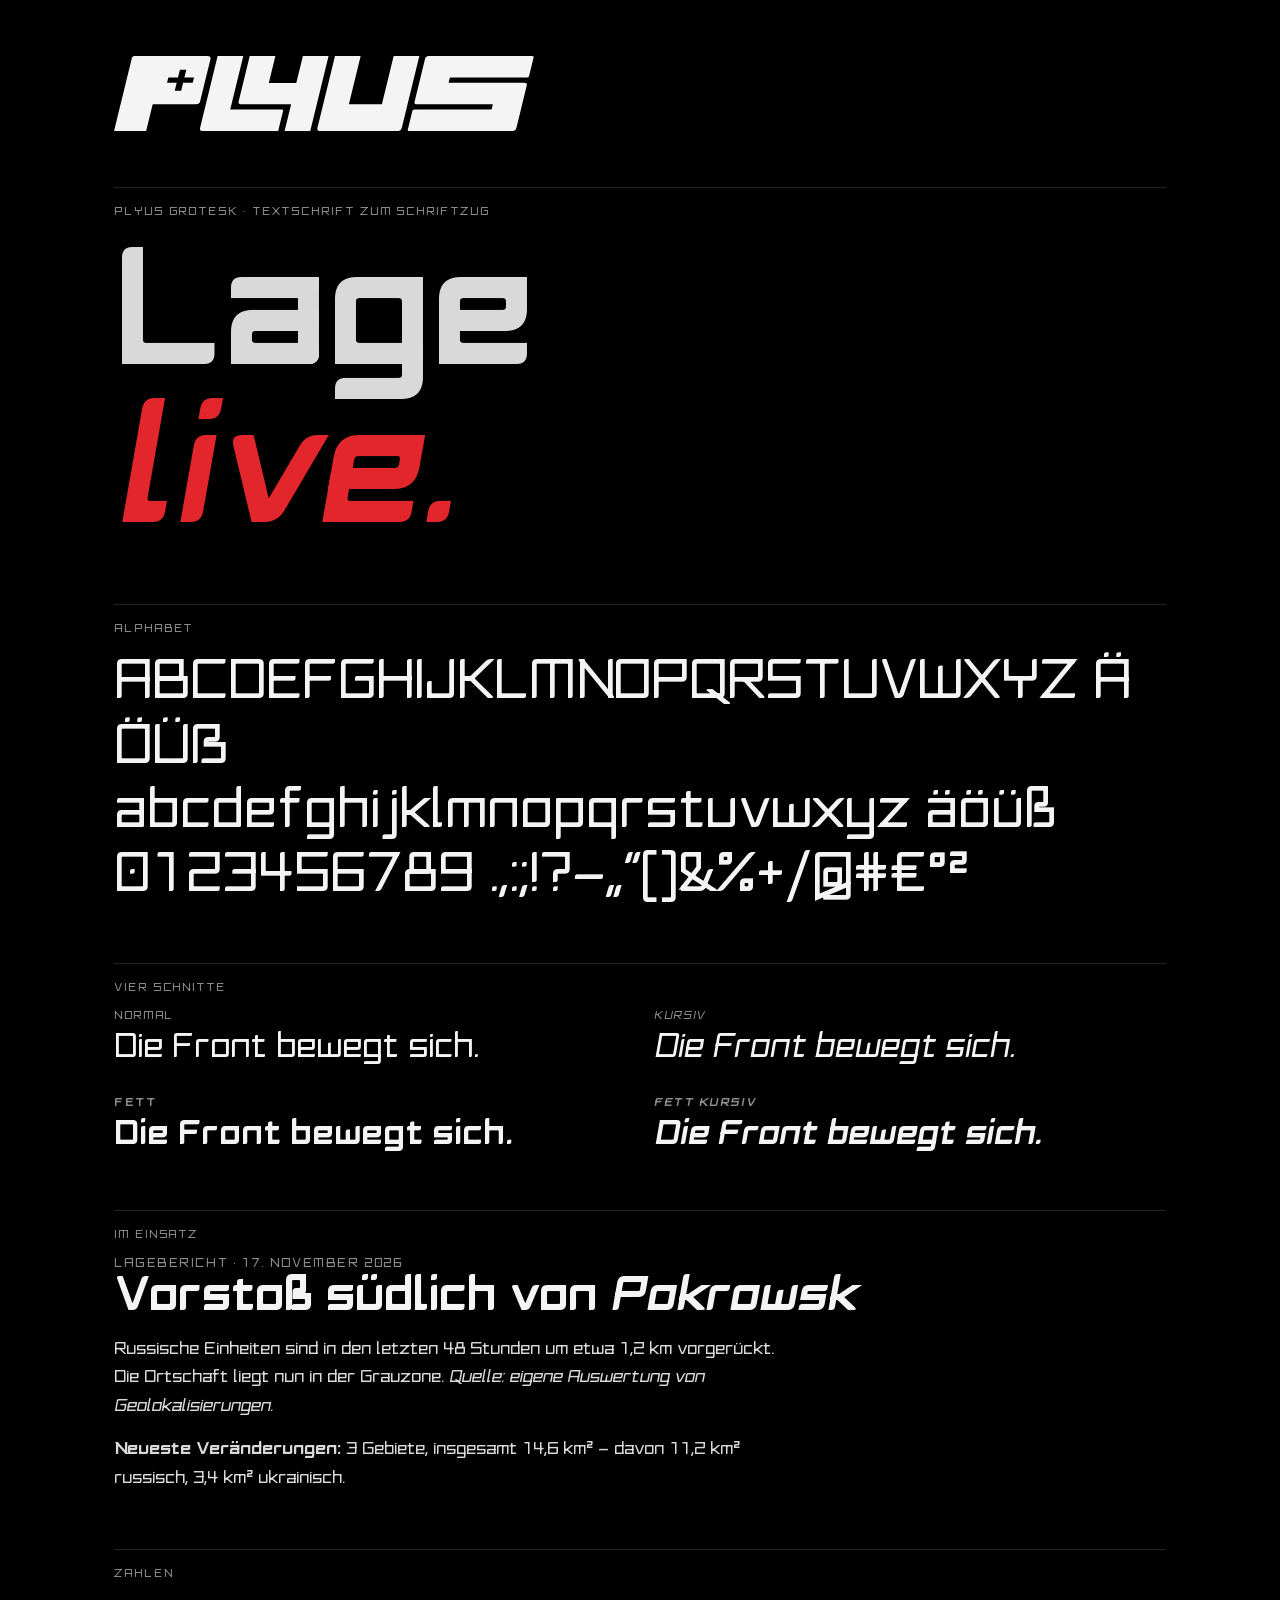
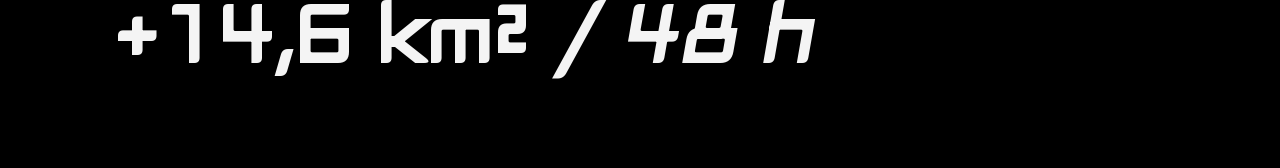
<file: schrift.html>
<!doctype html><html lang="de"><head><meta charset="utf-8"><meta name="viewport" content="width=device-width,initial-scale=1"><meta name="robots" content="noindex">
<title>Plyus Grotesk</title><style>
@font-face{font-family:"Plyus Grotesk";src:url(fonts/PlyusGrotesk-Regular.woff) format("woff");font-weight:400;font-style:normal;font-display:swap}
@font-face{font-family:"Plyus Grotesk";src:url(fonts/PlyusGrotesk-Italic.woff) format("woff");font-weight:400;font-style:italic;font-display:swap}
@font-face{font-family:"Plyus Grotesk";src:url(fonts/PlyusGrotesk-Bold.woff) format("woff");font-weight:700;font-style:normal;font-display:swap}
@font-face{font-family:"Plyus Grotesk";src:url(fonts/PlyusGrotesk-BoldItalic.woff) format("woff");font-weight:700;font-style:italic;font-display:swap}
:root{--fg:#f4f4f4;--mut:#8d8d8d;--line:#232323;--rot:#e3262b}
*{box-sizing:border-box}body{margin:0;background:#000;color:var(--fg);font-family:"Plyus Grotesk",Arial,sans-serif;-webkit-font-smoothing:antialiased}
.w{max-width:1100px;margin:0 auto;padding:56px 24px 90px}
.szug{width:min(420px,70vw);height:auto;display:block}
.k{font-size:12px;letter-spacing:.16em;text-transform:uppercase;color:var(--mut);margin:56px 0 14px;border-top:1px solid var(--line);padding-top:16px}
.riesig{font-size:clamp(64px,13vw,170px);line-height:.95;font-weight:700;margin:0}
.riesig i{color:var(--rot)}
.abc{font-size:clamp(28px,4.6vw,56px);line-height:1.15;word-break:break-all}
.zwei{display:grid;grid-template-columns:1fr 1fr;gap:28px}@media(max-width:700px){.zwei{grid-template-columns:1fr}}
.st{font-size:34px;line-height:1.2}.st small{display:block;font-size:12px;letter-spacing:.14em;text-transform:uppercase;color:var(--mut);margin-bottom:4px}
h2{font-size:clamp(30px,4.4vw,48px);line-height:1.05;margin:0 0 14px;font-weight:700}
p{font-size:18px;line-height:1.6;max-width:680px;color:#d9d9d9;margin:0 0 14px}
.meta{font-size:13px;letter-spacing:.12em;text-transform:uppercase;color:var(--mut)}
.zahlen{font-size:clamp(40px,7vw,84px);font-weight:700;line-height:1}
</style></head><body><div class="w">
<svg class="szug" viewBox="0 0 558.8 100" fill="currentColor" fill-rule="evenodd" aria-hidden="true"><g transform="matrix(1.22 0 -0.244 1 24.4 0)"><path d="M0.0 2.2Q0.0 0.0 2.2 0.0L81.8 0.0Q86.0 0.0 86.0 4.2L86.0 60.7Q86.0 64.3 82.4 64.3L35.4 64.3Q35.0 64.3 35.0 64.8L35.0 100.0L0.0 100.0ZM55.5 18.2L62.5 18.2L62.5 28.7L73.0 28.7L73.0 35.7L62.5 35.7L62.5 46.2L55.5 46.2L55.5 35.7L45.0 35.7L45.0 28.7L55.5 28.7Z" style="--i:0"/><path d="M93.0 0.0L121.0 0.0L121.0 70.9Q121.0 71.3 121.4 71.3L177.2 71.3Q179.0 71.3 179.0 73.2L179.0 100.0L97.2 100.0Q93.0 100.0 93.0 95.8Z" style="--i:1"/><path d="M128.0 0.0L156.0 0.0L156.0 35.3Q156.0 36.0 156.7 36.0L185.3 36.0Q186.0 36.0 186.0 35.3L186.0 0.0L214.0 0.0L214.0 100.0L186.0 100.0L186.0 64.8Q186.0 64.3 185.6 64.3L131.9 64.3Q128.0 64.3 128.0 60.4Z" style="--i:2"/><path d="M221.0 0.0L249.0 0.0L249.0 63.5Q249.0 64.3 249.8 64.3L284.2 64.3Q285.0 64.3 285.0 63.5L285.0 0.0L313.0 0.0L313.0 95.8Q313.0 100.0 308.8 100.0L225.2 100.0Q221.0 100.0 221.0 95.8Z" style="--i:3"/><path d="M320.0 3.4Q320.0 0.0 323.4 0.0L436.0 0.0Q438.0 0.0 438.0 2.0L438.0 26.7Q438.0 28.7 436.0 28.7L352.5 28.7Q352.0 28.7 352.0 29.2L352.0 35.2Q352.0 35.7 352.5 35.7L434.9 35.7Q438.0 35.7 438.0 38.7L438.0 96.1Q438.0 100.0 434.1 100.0L322.0 100.0Q320.0 100.0 320.0 98.0L320.0 73.3Q320.0 71.3 322.0 71.3L405.5 71.3Q406.0 71.3 406.0 70.8L406.0 64.8Q406.0 64.3 405.5 64.3L323.1 64.3Q320.0 64.3 320.0 61.3Z" style="--i:4"/></g></svg>
<div class="k">Plyus Grotesk · Textschrift zum Schriftzug</div>
<p class="riesig">Lage <i>live.</i></p>
<div class="k">Alphabet</div>
<div class="abc">ABCDEFGHIJKLMNOPQRSTUVWXYZ ÄÖÜẞ<br>abcdefghijklmnopqrstuvwxyz äöüß<br>0123456789 .,:;!?–„“()&amp;%+/@#€°²</div>
<div class="k">Vier Schnitte</div>
<div class="zwei">
<div class="st"><small>Normal</small>Die Front bewegt sich.</div>
<div class="st" style="font-style:italic"><small>Kursiv</small>Die Front bewegt sich.</div>
<div class="st" style="font-weight:700"><small>Fett</small>Die Front bewegt sich.</div>
<div class="st" style="font-weight:700;font-style:italic"><small>Fett kursiv</small>Die Front bewegt sich.</div>
</div>
<div class="k">Im Einsatz</div>
<div class="meta">Lagebericht · 17. November 2026</div>
<h2>Vorstoß südlich von <i>Pokrowsk</i></h2>
<p>Russische Einheiten sind in den letzten 48 Stunden um etwa 1,2 km vorgerückt. Die Ortschaft liegt nun in der Grauzone. <i>Quelle: eigene Auswertung von Geolokalisierungen.</i></p>
<p><b>Neueste Veränderungen:</b> 3 Gebiete, insgesamt 14,6 km² – davon 11,2 km² russisch, 3,4 km² ukrainisch.</p>
<div class="k">Zahlen</div>
<div class="zahlen">+14,6 km² <i>/ 48 h</i></div>
</div></body></html>
</file>
<file: style.css>
@font-face{font-family:"Plyus Grotesk";src:url(fonts/PlyusGrotesk-Regular.woff) format("woff"),url(fonts/PlyusGrotesk-Regular.ttf) format("truetype");font-weight:100 599;font-style:normal;font-display:swap}
@font-face{font-family:"Plyus Grotesk";src:url(fonts/PlyusGrotesk-Italic.woff) format("woff"),url(fonts/PlyusGrotesk-Italic.ttf) format("truetype");font-weight:100 599;font-style:italic;font-display:swap}
@font-face{font-family:"Plyus Grotesk";src:url(fonts/PlyusGrotesk-Bold.woff) format("woff"),url(fonts/PlyusGrotesk-Bold.ttf) format("truetype");font-weight:600 900;font-style:normal;font-display:swap}
@font-face{font-family:"Plyus Grotesk";src:url(fonts/PlyusGrotesk-BoldItalic.woff) format("woff"),url(fonts/PlyusGrotesk-BoldItalic.ttf) format("truetype");font-weight:600 900;font-style:italic;font-display:swap}
@font-face{font-family:"Plyus Grotesk Titel";src:url(fonts/PlyusGrotesk-Bold.woff) format("woff"),url(fonts/PlyusGrotesk-Bold.ttf) format("truetype");font-weight:100 900;font-style:normal;font-display:swap}
@font-face{font-family:"Plyus Grotesk Titel";src:url(fonts/PlyusGrotesk-BoldItalic.woff) format("woff"),url(fonts/PlyusGrotesk-BoldItalic.ttf) format("truetype");font-weight:100 900;font-style:italic;font-display:swap}
@font-face{font-family:"Plyus";src:url(fonts/Plyus-Regular.woff) format("woff"),url(fonts/Plyus-Regular.ttf) format("truetype");font-weight:100 399;font-display:swap}
@font-face{font-family:"Plyus";src:url(fonts/Plyus-Bold.woff) format("woff"),url(fonts/Plyus-Bold.ttf) format("truetype");font-weight:400 900;font-display:swap}
@font-face{font-family:"Plyus Korn";src:url(fonts/Plyus-Bold.woff) format("woff"),url(fonts/Plyus-Bold.ttf) format("truetype");font-weight:100 900;font-display:swap}
:root{
  --bg:#000000; --surface:#0b0b0b; --surface-2:#151515; --line:#232323; --line-2:#3a3a3a;
  --fg:#f4f4f4; --muted:#909090; --faint:#5c5c5c; --volt:#ffffff; --ink:#000000; --danger:#ff6b6b;
  --display:"Plyus Grotesk Titel",Arial,sans-serif;
  --korn:"Plyus Grotesk Titel",Arial,sans-serif;
  --body:"Plyus Grotesk","Helvetica Neue",Arial,sans-serif;
  --mono:"Plyus Grotesk",ui-monospace,Menlo,monospace;
  color-scheme:dark;
}
*{box-sizing:border-box;border-radius:0!important}
html,body{height:100%;margin:0;overflow:hidden}
body{background:#000;color:var(--fg);font-family:var(--body);font-size:15px;line-height:1.5;-webkit-font-smoothing:antialiased}
button{font:inherit;color:inherit;cursor:pointer;border:0;background:none}
input,textarea,select{font:inherit;color:var(--fg)}
:focus-visible{outline:2px solid var(--volt);outline-offset:2px}
[hidden]{display:none!important}
/* Karte bis unter die Leisten des Browsers und bis ganz an den unteren Bildschirmrand (iOS 26: 100lvh endet über dem
   Home-Bereich, daher 120px Zugabe). Nicht „fixed“: Safari färbt sonst die Leisten in der Hintergrundfarbe der Seite.
   Der verdeckte Teil wird in karte.html als Kartenrand-Abstand (padding) ausgeglichen. */
#map{position:absolute;left:0;top:0;width:100%;height:calc(100vh + 120px);height:calc(100lvh + 120px)}

.eyebrow{font-family:var(--mono);font-size:11px;letter-spacing:.1em;text-transform:uppercase;color:var(--muted)}
h1{margin:0;font-family:var(--display);font-weight:400;font-size:30px;line-height:1;letter-spacing:.02em}

/* Panel */
.panel{position:fixed;z-index:5;left:max(16px,env(safe-area-inset-left));top:max(16px,env(safe-area-inset-top));width:340px;max-height:calc(100% - 32px);display:flex;flex-direction:column;background:rgba(0,0,0,.97);border:1px solid var(--line-2)}
.ph{padding:16px 18px 14px;border-bottom:1px solid var(--line-2);display:flex;flex-direction:column;gap:10px}
.brand{display:flex;align-items:center;gap:10px}
.brand::before{content:"";width:40px;height:22px;flex:none;background:url(bild/logo.svg?v=3) left center/contain no-repeat}
.toggle{display:none}
.chips{display:flex;flex-wrap:wrap;gap:6px}
.chip{display:inline-flex;align-items:center;gap:7px;padding:5px 10px;border:1px solid var(--line-2);font-size:13px;font-weight:500;color:var(--fg)}
.chip b{font-family:var(--mono);font-weight:500;font-size:11px;color:var(--muted)}
.chip:not(.on){opacity:.4}
.list{overflow-y:auto;min-height:0}
.item{display:flex;align-items:center;gap:12px;width:100%;padding:10px 18px;text-align:left;border-bottom:1px solid var(--line)}
.item:last-child{border-bottom:0}
.item:hover{background:var(--surface-2)}
.item.sel{background:var(--surface-2);box-shadow:inset 3px 0 0 var(--volt)}
.item .ic{width:40px;height:28px;display:grid;place-items:center;flex:none}
.item .ic svg{max-width:40px;max-height:28px}
.item .sw{width:22px;height:4px;display:block}
.item .sw.area{height:14px;opacity:.6}
.item b{display:block;font-weight:600;font-size:14px;line-height:1.3}
.item span.c{font-family:var(--mono);font-size:11px;color:var(--muted);letter-spacing:.03em}
.item .km{margin-left:auto;font-family:var(--mono);font-size:12px;color:var(--muted);white-space:nowrap;font-variant-numeric:tabular-nums}
.empty{padding:16px 18px;color:var(--muted);font-size:14px}

/* Info card */
.card{position:fixed;z-index:6;right:max(16px,env(safe-area-inset-right));top:max(110px,calc(env(safe-area-inset-top) + 110px));width:min(360px,calc(100% - 32px));background:var(--bg);border:1px solid var(--line-2);border-top:2px solid var(--volt);padding:16px;display:flex;flex-direction:column;gap:10px;box-shadow:0 12px 40px rgba(0,0,0,.6)}
.card .row{display:flex;align-items:flex-start;gap:12px}
.card h2{margin:0;flex:1;font-family:var(--display);font-weight:400;font-size:24px;line-height:1.05;letter-spacing:.02em;overflow-wrap:anywhere}
.card p{margin:0;color:#c5c9cf;font-size:14px;white-space:pre-wrap}
.meta{display:flex;flex-wrap:wrap;gap:6px}
.meta span{font-family:var(--mono);font-size:11px;letter-spacing:.04em;border:1px solid var(--line-2);padding:2px 6px;color:var(--muted)}
.x{width:32px;height:32px;border:1px solid var(--line-2);display:grid;place-items:center;color:var(--muted);flex:none}
.x:hover{color:var(--fg);border-color:var(--fg)}
.x svg{width:14px;height:14px}

.seg{display:flex;border:1px solid var(--line-2);background:rgba(0,0,0,.94)}
.seg button{padding:7px 11px;font-size:13px;font-weight:600;color:var(--muted);border-right:1px solid var(--line-2)}
.seg button:last-child{border-right:0}
.seg button:hover{color:var(--fg)}
.seg button.on{background:var(--volt);color:var(--ink)}

/* NATO markers */
.nato{cursor:pointer;filter:drop-shadow(0 1px 2px rgba(0,0,0,.6))}
.nato svg{display:block}
.nato .nz{position:relative;transform:scale(var(--nz,1))}
.nato.sel .nz{outline:2px solid #fff;outline-offset:3px}
.nato .ring{position:absolute;width:0;height:0;pointer-events:none}
.nato.ping .ring::before,.nato.ping .ring::after{content:"";position:absolute;left:-16px;top:-16px;width:32px;height:32px;border:3px solid #fff;border-radius:50%;animation:natoPing 1.6s ease-out 4 both}
.nato.ping .ring::after{animation-delay:.8s}
@keyframes natoPing{from{transform:scale(.35);opacity:1}to{transform:scale(2.8);opacity:0}}

/* MapLibre controls in the house style */
.maplibregl-ctrl-group{background:var(--bg)!important;border:1px solid var(--line-2);box-shadow:none!important}
.maplibregl-ctrl-group button{border-color:var(--line-2)!important}
.maplibregl-ctrl-group button .maplibregl-ctrl-icon{filter:invert(1)}
.maplibregl-ctrl-attrib{background:rgba(0,0,0,.8)!important;color:var(--muted)!important;font-size:11px}
.maplibregl-ctrl-attrib a{color:var(--fg)!important}
.maplibregl-ctrl-scale{background:rgba(0,0,0,.7)!important;color:var(--fg)!important;border-color:var(--fg)!important}
.maplibregl-ctrl-top-right{top:96px}
.maplibregl-ctrl-bottom-right{bottom:var(--unter-leiste,0px)}
.mt-logo{position:fixed;z-index:4;left:calc(max(16px,env(safe-area-inset-left)) + 356px);bottom:calc(10px + var(--panel-h,0px));display:block;line-height:0}
.mt-logo img{width:90px;height:auto;display:block}

@media (max-width:720px){
  .panel{left:0;right:0;top:auto;bottom:0;width:auto;max-height:50%;border-left:0;border-right:0;border-bottom:0;padding-bottom:env(safe-area-inset-bottom)}
  .panel.closed .list,.panel.closed .chips{display:none}
  .toggle{display:grid;place-items:center;width:32px;height:32px;border:1px solid var(--line-2);margin-left:auto}
  .toggle svg{width:14px;height:14px;transition:transform .2s}
  .panel.closed .toggle svg{transform:rotate(180deg)}
  h1{font-size:24px}
  .maplibregl-ctrl-top-right{top:52px}
  .card{left:12px;right:12px;width:auto;top:max(60px,calc(env(safe-area-inset-top) + 60px))}
  .mt-logo{left:max(10px,env(safe-area-inset-left))}
}

/* Werkzeuge: Optionsfeld und Beschriftungen (Leiste: karte.html) */
.wz-box{position:fixed;z-index:6;right:calc(max(16px,env(safe-area-inset-right)) + 54px);top:214px;width:min(330px,calc(100vw - 100px));background:rgba(0,0,0,.97);border:1px solid var(--line-2);border-top:2px solid var(--volt);padding:12px 14px 14px}
.wz-h{display:flex;align-items:center;justify-content:space-between}
.wz-x{background:none;border:0;color:var(--muted);font-size:14px;cursor:pointer;padding:4px}
.wz-x:hover{color:var(--fg)}
.wz-big{font-family:var(--display);font-size:30px;line-height:1.05;margin:6px 0 2px;overflow-wrap:anywhere}
.wz-sub{font-family:var(--mono);font-size:11.5px;color:var(--muted);line-height:1.5}
.wz-act{display:flex;gap:6px;margin-top:10px;flex-wrap:wrap}
.wz-act:empty{display:none}
.wz-act button,.wz-ranges button,.wz-co button{font-family:var(--mono);font-size:11px;letter-spacing:.06em;text-transform:uppercase;padding:7px 10px;background:none;border:1px solid var(--line-2);color:var(--fg);cursor:pointer}
.wz-act button:hover,.wz-ranges button:hover,.wz-co button:hover{border-color:var(--fg)}
.wz-act .solid,.wz-ranges button.on{background:var(--volt);color:var(--ink);border-color:var(--volt)}
.wz-ranges{display:flex;flex-wrap:wrap;gap:5px;margin-top:10px}
.wz-ranges button{padding:6px 8px}
.wz-ranges input{width:70px;height:100%;min-height:28px;background:var(--surface);border:1px solid var(--line-2);color:var(--fg);font-family:var(--mono);font-size:12px;padding:0 8px}
.wz-co{margin-top:10px;display:flex;flex-direction:column;gap:6px}
.wz-co div{display:grid;grid-template-columns:44px 1fr auto;align-items:center;gap:8px}
.wz-co span{font-family:var(--mono);font-size:10px;letter-spacing:.1em;text-transform:uppercase;color:var(--faint)}
.wz-co code{font-family:var(--mono);font-size:12px;color:var(--fg);overflow-wrap:anywhere}
.wz-co button{padding:5px 7px;font-size:10px}
.wz-lbl{pointer-events:none;font-family:var(--mono);font-size:11px;color:#fff;background:rgba(0,0,0,.88);border:1px solid rgba(255,255,255,.35);padding:3px 6px;white-space:nowrap;margin-bottom:8px}
.wz-lbl b{font-weight:600;font-size:12px}
.wz-lbl.seg{background:rgba(0,0,0,.7);border-color:transparent;margin-bottom:2px;color:#d9dbe0}
.wz-lbl.ctr{margin-bottom:0}
.wz-lbl.live{margin:0}
body.wz-on .maplibregl-canvas{cursor:crosshair!important}
@media (max-width:720px){
  .wz-box{left:12px;right:66px;width:auto;top:auto;bottom:calc(var(--panel-h,0px) + 46px);max-height:55vh;overflow:auto}
  .wz-big{font-size:22px}
  .wz-box{padding:10px 12px 12px}
  .wz-co{gap:4px}
}

/* Verlauf: zwischen Updates spulen */
.tl{position:fixed;z-index:5;left:calc(max(16px,env(safe-area-inset-left)) + 356px);right:calc(max(16px,env(safe-area-inset-right)) + 60px);bottom:38px;max-width:760px;margin:0 auto;background:rgba(0,0,0,.97);border:1px solid var(--line-2);padding:10px 12px 12px;transition:left .28s cubic-bezier(.2,.7,.2,1)}
body.panel-gone .tl{left:calc(max(16px,env(safe-area-inset-left)) + 150px)}
.tl-top{display:flex;align-items:baseline;justify-content:space-between;gap:12px;margin-bottom:8px;min-width:0}
.tl-top .eyebrow{white-space:nowrap}
body.tl-old .tl{border-color:#ffb800}
body.tl-old .tl-top .eyebrow{color:#ffb800}
.tl-info{font-family:var(--mono);font-size:11.5px;color:var(--muted);text-align:right;white-space:nowrap;overflow:hidden;text-overflow:ellipsis;min-width:0}
.tl-info b{color:var(--fg);font-weight:500}
.tl-row{display:flex;align-items:center;gap:6px}
.tl-btn{width:34px;height:34px;flex:none;display:grid;place-items:center;background:none;border:1px solid var(--line-2);color:var(--fg);cursor:pointer;padding:0}
.tl-btn:hover:not(:disabled){border-color:var(--fg)}
.tl-btn:disabled{opacity:.3;cursor:default}
.tl-btn svg{width:14px;height:14px;fill:currentColor}
.tl-btn.play.on{background:var(--volt);color:var(--ink);border-color:var(--volt)}
.tl-track{position:relative;flex:1;height:34px;margin:0 8px;min-width:0}
.tl-ticks{position:absolute;inset:0;display:flex;align-items:flex-end;justify-content:space-between}
.tl-tick{position:relative;width:14px;height:100%;display:flex;align-items:flex-end;justify-content:center;background:none;border:0;padding:0;cursor:pointer;flex:none}
.tl-tick i{display:block;width:4px;background:#5a5f68;transition:background .15s}
.tl-tick.past i{background:#8b9099}
.tl-tick.on i{width:8px;background:var(--fg)!important}
.tl-tick:hover i{background:var(--fg)}
.tl-tick::after{content:"";position:absolute;left:50%;bottom:-6px;width:4px;height:4px;margin-left:-2px;background:var(--fg);opacity:0}
.tl-tick.on::after{opacity:1}
.tl-line{position:absolute;left:7px;right:7px;bottom:0;height:1px;background:var(--line-2)}
.tl-range{position:absolute;inset:0;width:100%;height:100%;margin:0;opacity:0;cursor:pointer}
.tl-back{font-family:var(--mono);font-size:10.5px;letter-spacing:.08em;text-transform:uppercase;padding:5px 8px;background:#ffb800;color:#000000;border:0;cursor:pointer;white-space:nowrap}
.tl-ends{display:flex;justify-content:space-between;font-family:var(--mono);font-size:10px;color:var(--faint);margin:8px 50px 0 82px;letter-spacing:.06em}
@media (max-width:720px){
  .tl{left:12px;right:66px;bottom:calc(var(--panel-h,0px) + 46px);padding:8px 10px 10px;max-width:none}
  body.panel-gone .tl{left:12px}
  body.wz-on .tl{display:none}
  .tl-info{font-size:10.5px}
  .tl-btn{width:32px;height:32px}
  .tl-row .play{display:none}
  .tl-ends{margin:6px 42px 0 42px}
}

/* Körnung: feine helle Punkte auf Flächen */
.ph h1,.card h2{font-family:var(--korn)}
</file>
<file: verwaltung.css>
/* Gemeinsamer Stil der Verwaltung (Dashboard, Karten-Editor, Blog-Editor) – wie die Werkzeuge auf der Karte:
   dunkles, leicht durchsichtiges Glas, weiche Ränder, runde Ecken. style.css macht alles eckig (border-radius:0!important),
   deshalb tragen die Rundungen hier ebenfalls !important. */
:root{--glas:rgba(16,17,20,.62);--glas-2:rgba(255,255,255,.06);--rand:rgba(255,255,255,.14);--rund:22px}
.glas{border:1px solid var(--rand);border-radius:var(--rund)!important;background:var(--glas);-webkit-backdrop-filter:blur(18px);backdrop-filter:blur(18px);box-shadow:0 18px 44px -22px rgba(0,0,0,.9)}
.btn{text-decoration:none;border-color:var(--rand)!important;border-radius:999px!important;background:var(--glas-2);color:#fff;transition:background .2s,border-color .2s}
.btn:hover{background:rgba(255,255,255,.12);border-color:rgba(255,255,255,.3)!important}
.btn.volt{background:#fff;color:#000;border-color:#fff!important}
.btn.volt:hover{background:#dcdcdc}
.f{border-color:var(--rand)!important;border-radius:12px!important;background:rgba(0,0,0,.35)}
.f:focus{border-color:#fff!important}
.toast{border-radius:999px!important;padding:11px 18px}
.hint b{color:#fff}
</file>
<file: seiten.css>
html,body{height:auto;overflow:auto;overflow-x:hidden;background:#000}
.kopf{display:flex;justify-content:space-between;align-items:center;width:min(1100px,100%);margin:0 auto;padding:max(18px,env(safe-area-inset-top)) 16px 0}
.kopf img{height:30px;width:auto;display:block}
.kopf nav a{margin-left:20px;color:var(--muted);text-decoration:none;font-family:var(--mono);font-size:12px;letter-spacing:.1em;text-transform:uppercase}
.kopf nav a:hover{color:var(--fg)}
.kopf{position:relative;z-index:5}
.kopf .logo{display:flex;align-items:center;gap:12px;text-decoration:none;color:var(--fg)}
.kopf .logo img{height:30px}
.kopf .szug-k{display:block;height:20px;width:auto}
.burger{width:46px;height:46px;display:grid;align-content:center;gap:7px;padding:0 9px;border:0;background:none;cursor:pointer}
.burger i{display:block;height:2px;background:var(--fg)}
@keyframes fadeIn{from{opacity:0}to{opacity:1}}
@keyframes rise{from{opacity:0;transform:translateY(24px)}}
.menu{position:fixed;inset:0;z-index:60;background:#000;overflow-y:auto;animation:fadeIn .25s both}
.menu-x{border:0;background:none;color:var(--fg);position:fixed;z-index:61;right:max(16px,calc((100vw - 1200px)/2 + 16px));top:max(18px,env(safe-area-inset-top));width:46px;height:46px;display:grid;place-items:center;cursor:pointer}
.menu-x svg{width:28px;height:28px;stroke:currentColor;stroke-width:2.3;stroke-linecap:butt;fill:none;overflow:visible}
.menu-logo{display:flex;flex-direction:column;align-items:center;gap:22px;padding:clamp(40px,8vh,80px) 16px 60px;animation:rise .6s .3s cubic-bezier(.2,.7,.2,1) both}
.menu-heim{display:block;color:var(--fg);transition:opacity .2s}
.menu-heim:hover{opacity:.75}
.menu-klein{display:flex;gap:22px;margin:0;font-family:var(--mono);font-size:11px;letter-spacing:.12em;text-transform:uppercase}
.menu-klein a{color:var(--faint);text-decoration:none}
.menu-klein a:hover{color:var(--fg)}
.menu-logo .szug-k{height:clamp(22px,3vw,32px);width:auto}
.menu:not([hidden]){display:flex;flex-direction:column}
.menu-logo{padding:clamp(22px,4.5vh,56px) 16px calc(30px + env(safe-area-inset-bottom))!important}
/* Menü als Boxen nebeneinander, jede mit Symbol */
.menu nav{width:min(1200px,100%);margin:0 auto;padding:max(86px,12vh) max(16px,env(safe-area-inset-left)) 0;display:grid;grid-template-columns:repeat(3,minmax(0,1fr));gap:12px}
.menu nav > *{position:relative;display:flex;flex-direction:column;align-items:flex-start;gap:16px;min-height:clamp(118px,15vh,150px);padding:18px 20px;border:1px solid rgba(255,255,255,.28);border-radius:22px!important;color:var(--fg);text-decoration:none;transition:border-color .25s,background .25s,transform .25s;animation:rise .5s cubic-bezier(.2,.7,.2,1) both}
.menu nav > *:nth-child(2){animation-delay:.03s}.menu nav > *:nth-child(3){animation-delay:.06s}.menu nav > *:nth-child(4){animation-delay:.09s}.menu nav > *:nth-child(5){animation-delay:.12s}.menu nav > *:nth-child(6){animation-delay:.15s}.menu nav > *:nth-child(7){animation-delay:.18s}.menu nav > *:nth-child(8){animation-delay:.21s}.menu nav > *:nth-child(9){animation-delay:.24s}
.menu nav a:hover{border-color:#fff;background:rgba(255,255,255,.06);transform:translateY(-2px)}
.menu nav svg{width:30px;height:30px;fill:none;stroke:currentColor;stroke-width:1.7;stroke-linecap:round;stroke-linejoin:round}
.menu nav svg.f{fill:currentColor;stroke:none}
.menu nav b{margin-top:auto;font-family:var(--korn);font-weight:400;font-size:clamp(22px,2.4vw,30px);line-height:1}
.menu nav em{position:absolute;top:20px;right:20px;font-family:var(--mono);font-style:normal;font-size:10.5px;letter-spacing:.12em;text-transform:uppercase;color:var(--faint)}
.menu nav .aus{color:#6f6f6f;border-style:dashed}
@media (max-width:720px){.menu nav{grid-template-columns:repeat(2,minmax(0,1fr));gap:10px}.menu nav > *{min-height:104px;padding:14px 16px}.menu nav em{top:15px;right:14px;font-size:9.5px}.menu nav b{font-size:clamp(18px,5vw,22px)}}
.sprachwahl{position:fixed;z-index:61;left:max(16px,calc((100vw - 1200px)/2 + 16px));top:max(22px,env(safe-area-inset-top));display:flex;padding:3px;border:1px solid rgba(255,255,255,.18);border-radius:999px!important;background:rgba(255,255,255,.04)}
.sprachwahl button{border:0;background:none;color:#8d8d8d;font-family:var(--mono);font-size:12px;letter-spacing:.14em;padding:9px 14px;border-radius:999px!important;cursor:pointer;transition:background .3s,color .3s}
.sprachwahl button.an{background:#fff;color:#000}
.sprachwahl button:not(.an):hover{color:#fff}

/* ===== Unterseiten: Mitwirkende, Kontakt, Impressum ===== */
.kopf{display:flex;justify-content:space-between;align-items:center;width:min(1100px,100%);margin:0 auto;padding:max(18px,env(safe-area-inset-top)) 16px 0}
.sk-held{position:relative;height:clamp(380px,62vh,600px);margin-top:-64px;overflow:hidden;isolation:isolate}
.sk-szene{position:absolute;inset:0;perspective:900px;perspective-origin:50% 22%}
.sk-boden{position:absolute;left:50%;top:58%;width:1800px;height:1800px;margin:-900px 0 0 -900px;transform-style:preserve-3d;transform:rotateX(68deg) rotateZ(var(--rz,-12deg));animation:skDreh 40s ease-in-out infinite alternate}
.sk-gitter{position:absolute;inset:0;background:linear-gradient(rgba(255,255,255,.09) 1px,transparent 1px) 0 0/60px 60px,linear-gradient(90deg,rgba(255,255,255,.09) 1px,transparent 1px) 0 0/60px 60px;-webkit-mask:radial-gradient(closest-side,#000 18%,transparent 72%);mask:radial-gradient(closest-side,#000 18%,transparent 72%);animation:skFahrt 14s linear infinite}
@keyframes skFahrt{to{background-position:0 60px,0 60px}}
@keyframes skDreh{from{transform:rotateX(68deg) rotateZ(calc(var(--rz,-12deg) - 6deg))}to{transform:rotateX(64deg) rotateZ(calc(var(--rz,-12deg) + 6deg))}}
.sk-held::after{content:"";position:absolute;inset:0;background:linear-gradient(180deg,#000 0,transparent 30%,transparent 55%,#000 96%);pointer-events:none;z-index:1}
.sk-held .brk{position:absolute;width:28px;height:28px;border:2px solid rgba(255,255,255,.35);z-index:2}
.sk-held .brk.a{left:max(16px,calc(50% - 534px));top:96px;border-right:0;border-bottom:0}
.sk-held .brk.b{right:max(16px,calc(50% - 534px));bottom:24px;border-left:0;border-top:0}
.sk-held .hud{position:absolute;right:max(16px,calc(50% - 534px));top:100px;z-index:2;font-family:var(--mono);font-size:11px;letter-spacing:.14em;text-transform:uppercase;color:#7a7a7a;text-align:right;line-height:1.9}
.sk-held .hud b{color:#d8d8d8;font-weight:500}
.sk-titel{position:absolute;left:0;right:0;bottom:clamp(20px,4vw,44px);z-index:3;width:min(1100px,100%);margin:0 auto;padding:0 16px}
.sk-titel .eyebrow{display:flex;align-items:center;gap:10px;margin-bottom:12px}
.sk-titel .eyebrow i{width:8px;height:8px;background:#ff3550;box-shadow:0 0 12px #ff3550;animation:skBlink 1.6s steps(2) infinite}
@keyframes skBlink{50%{opacity:.25}}
.sk-titel h1{margin:0;font-family:var(--korn);font-size:clamp(40px,10.4vw,168px);line-height:.86;letter-spacing:.005em;animation:rise .8s cubic-bezier(.2,.7,.2,1) both}
.sk-titel p{margin:18px 0 0;max-width:36em;color:#bdbdbd;font-size:clamp(16px,1.6vw,20px);line-height:1.55;animation:rise .8s .12s cubic-bezier(.2,.7,.2,1) both}
/* Dinge auf dem Boden */
.sk-boden > .ding{position:absolute;left:var(--x);top:var(--y);width:0;height:0;transform-style:preserve-3d}
.saeule{position:absolute;left:-4px;bottom:0;width:8px;height:var(--h,220px);transform-origin:50% 100%;transform:rotateZ(var(--gz,12deg)) rotateX(-90deg);background:linear-gradient(0deg,rgba(255,80,100,.95),rgba(255,80,100,0));animation:skHoch 1.2s var(--d,0s) cubic-bezier(.2,.8,.2,1) both,skGlimm 2.6s calc(var(--d,0s) + 1.2s) ease-in-out infinite alternate}
.saeule.ua{background:linear-gradient(0deg,rgba(90,170,255,.95),rgba(90,170,255,0))}
.saeule.w{background:linear-gradient(0deg,rgba(255,255,255,.9),rgba(255,255,255,0))}
@keyframes skHoch{from{transform:rotateZ(var(--gz,12deg)) rotateX(-90deg) scaleY(0)}}
@keyframes skGlimm{to{opacity:.45}}
.ring{position:absolute;left:0;top:0;width:var(--r,80px);height:var(--r,80px);margin:calc(var(--r,80px)/-2) 0 0 calc(var(--r,80px)/-2);border:2px solid rgba(255,90,110,.9);border-radius:50%!important;animation:skPing 3s var(--d,0s) ease-out infinite both}
.ring.ua{border-color:rgba(90,170,255,.9)}
@keyframes skPing{from{transform:scale(.1);opacity:1}to{transform:scale(4);opacity:0}}
.punkt{position:absolute;left:-7px;top:-7px;width:14px;height:14px;border-radius:50%!important;background:#ff3550;box-shadow:0 0 18px 4px rgba(255,53,80,.7)}
.punkt.ua{background:#4aa3ff;box-shadow:0 0 18px 4px rgba(74,163,255,.7)}
.scan{position:absolute;left:0;right:0;top:0;height:3px;background:linear-gradient(90deg,transparent,rgba(255,255,255,.85),transparent);box-shadow:0 0 22px 4px rgba(255,255,255,.35);animation:skScan 5s linear infinite}
@keyframes skScan{from{transform:translateY(300px)}to{transform:translateY(1500px)}}
.front{position:absolute;left:0;top:0;width:1800px;height:1800px;overflow:visible;-webkit-mask:radial-gradient(closest-side,#000 30%,transparent 78%);mask:radial-gradient(closest-side,#000 30%,transparent 78%)}
.front path{fill:none;stroke:#ff3550;stroke-width:4;stroke-linejoin:round;filter:drop-shadow(0 0 8px rgba(255,53,80,.8))}
.front path.ua{stroke:#4aa3ff;filter:drop-shadow(0 0 8px rgba(74,163,255,.8))}
.front .zone-r{fill:rgba(194,29,46,.22);stroke:none;filter:none}
.front .zone-b{fill:rgba(30,110,255,.16);stroke:none;filter:none}
/* Inhalt */
.sk-inhalt{width:min(1100px,100%);margin:0 auto;padding:clamp(30px,5vw,60px) 16px 120px}
.sk-block{margin:0 0 clamp(60px,9vw,110px)}
.sk-kopf{display:flex;align-items:baseline;gap:14px;margin:0 0 clamp(20px,3vw,32px);padding-bottom:14px;border-bottom:1px solid var(--line)}
.sk-kopf .nr{font-family:var(--mono);font-size:12px;letter-spacing:.14em;color:#ff3550}
.sk-kopf h2{margin:0;font-family:var(--korn);font-size:clamp(30px,4.6vw,56px);line-height:1}
.sk-text{max-width:42em;color:#c9c9c9;font-size:clamp(16px,1.45vw,18px);line-height:1.7}
.sk-text p{margin:0 0 1em}
.karten{display:grid;grid-template-columns:repeat(auto-fill,minmax(min(100%,300px),1fr));gap:14px}
.kt{position:relative;display:flex;flex-direction:column;gap:10px;min-height:180px;padding:22px 22px 24px;border:1px solid rgba(255,255,255,.14);border-radius:20px!important;background:linear-gradient(180deg,#0c0c0c,#050505);color:inherit;text-decoration:none;overflow:hidden;transition:border-color .35s,transform .35s cubic-bezier(.2,.7,.2,1)}
a.kt:hover{border-color:rgba(255,255,255,.55);transform:translateY(-3px)}
.kt .tag{font-family:var(--mono);font-size:11px;letter-spacing:.14em;text-transform:uppercase;color:#7d7d7d}
.kt b{font-family:var(--korn);font-weight:700;font-size:clamp(24px,2.6vw,32px);line-height:1.05}
.kt span.t{color:#a9a9a9;font-size:15px;line-height:1.55}
.kt .pf{margin-top:auto;font-family:var(--mono);font-size:12px;letter-spacing:.12em;text-transform:uppercase;color:#fff}
.kt::before{content:"";position:absolute;right:-40px;top:-40px;width:120px;height:120px;border-radius:50%!important;background:radial-gradient(circle,var(--glow,rgba(255,53,80,.22)),transparent 70%);transition:transform .5s}
a.kt:hover::before{transform:scale(1.6)}
.kt.blau{--glow:rgba(74,163,255,.25)}.kt.weiss{--glow:rgba(255,255,255,.14)}
.kt.leer{border-style:dashed;background:none;color:#7a7a7a}
.kt.leer b{color:#6a6a6a}
.kt.gross{grid-column:1/-1;min-height:220px;flex-direction:row;align-items:center;gap:clamp(18px,4vw,44px);padding:clamp(24px,4vw,44px)}
.kt.gross .ic{flex:none;width:clamp(72px,10vw,110px);height:clamp(72px,10vw,110px);display:grid;place-items:center;border-radius:50%!important;background:#fff;color:#000}
.kt.gross .ic svg{width:44%;height:44%;fill:currentColor}
.kt.gross b{font-size:clamp(34px,6vw,76px)}
.kt.gross .mitte{display:flex;flex-direction:column;gap:8px;min-width:0}
.kt.gross .pf{margin:0 0 0 auto;align-self:center;font-size:13px;padding:14px 20px;border:1px solid rgba(255,255,255,.3);border-radius:999px!important;white-space:nowrap}
a.kt.gross:hover .pf{background:#fff;color:#000}
@media (max-width:640px){.kt.gross{flex-direction:column;align-items:flex-start}.kt.gross .pf{margin:8px 0 0}}
.liste{list-style:none;margin:0;padding:0;display:grid;gap:0;border-top:1px solid var(--line)}
.liste li{display:grid;grid-template-columns:3.2em 1fr;gap:12px;padding:18px 0;border-bottom:1px solid var(--line);color:#cfcfcf;font-size:clamp(16px,1.4vw,18px);line-height:1.55}
.liste li span{font-family:var(--mono);font-size:12px;letter-spacing:.12em;color:#ff3550;padding-top:4px}
/* geschwärzte Platzhalter */
.schwarz{display:inline-flex;align-items:center;gap:10px;vertical-align:middle}
.schwarz i{display:inline-block;width:var(--w,180px);max-width:60vw;height:1.05em;background:repeating-linear-gradient(90deg,#1a1a1a 0 6px,#141414 6px 7px);border:1px solid #262626;position:relative;overflow:hidden}
.schwarz i::after{content:"";position:absolute;inset:0;background:linear-gradient(90deg,transparent,rgba(255,255,255,.12),transparent);transform:translateX(-100%);animation:skGlanz 3.2s ease-in-out infinite}
@keyframes skGlanz{60%,100%{transform:translateX(100%)}}
.schwarz em{font-style:normal;font-family:var(--mono);font-size:11px;letter-spacing:.14em;text-transform:uppercase;color:#6a6a6a}
.angaben{display:grid;grid-template-columns:minmax(0,15em) minmax(0,1fr);gap:0;border-top:1px solid var(--line)}
.angaben > *{padding:18px 0;border-bottom:1px solid var(--line)}
.angaben dt{font-family:var(--mono);font-size:12px;letter-spacing:.12em;text-transform:uppercase;color:#8a8a8a;padding-top:21px}
.angaben dd{margin:0;color:#e6e6e6;font-size:17px}
.angaben dd a{color:#fff;text-decoration:underline;text-decoration-color:#ff3550;text-underline-offset:4px;text-decoration-thickness:2px}
@media (max-width:640px){.angaben{grid-template-columns:1fr}.angaben dt{border-bottom:0;padding-bottom:0}}
.recht h3{margin:1.8em 0 .5em;font-family:var(--korn);font-size:clamp(20px,2.4vw,28px);color:#fff}
.recht h3:first-child{margin-top:0}
.sk-text a{color:#fff;text-decoration:underline;text-decoration-color:#ff3550;text-underline-offset:4px;text-decoration-thickness:2px}
/* Fuß */
.sk-fuss{width:min(1100px,100%);margin:0 auto;padding:30px 16px max(40px,env(safe-area-inset-bottom));display:flex;flex-wrap:wrap;gap:12px 26px;align-items:center;border-top:1px solid var(--line);font-family:var(--mono);font-size:12px;letter-spacing:.12em;text-transform:uppercase}
.sk-fuss a{color:#8a8a8a;text-decoration:none}
.sk-fuss a:hover,.sk-fuss a.an{color:#fff}
.sk-fuss .r{margin-left:auto;color:#5c5c5c}
.rv{opacity:0;transform:translateY(26px);transition:opacity .8s,transform .8s cubic-bezier(.2,.7,.2,1)}
.rv.in{opacity:1;transform:none}
.lite .sk-gitter{animation:none}.lite .sk-boden{animation:none}
@media (prefers-reduced-motion:reduce){.sk-boden,.sk-gitter,.saeule,.ring,.scan,.schwarz i::after{animation:none!important}}
.kt:not(.gross) b[data-nolang]{font-size:clamp(18px,2vw,23px);overflow-wrap:anywhere}
</file>
